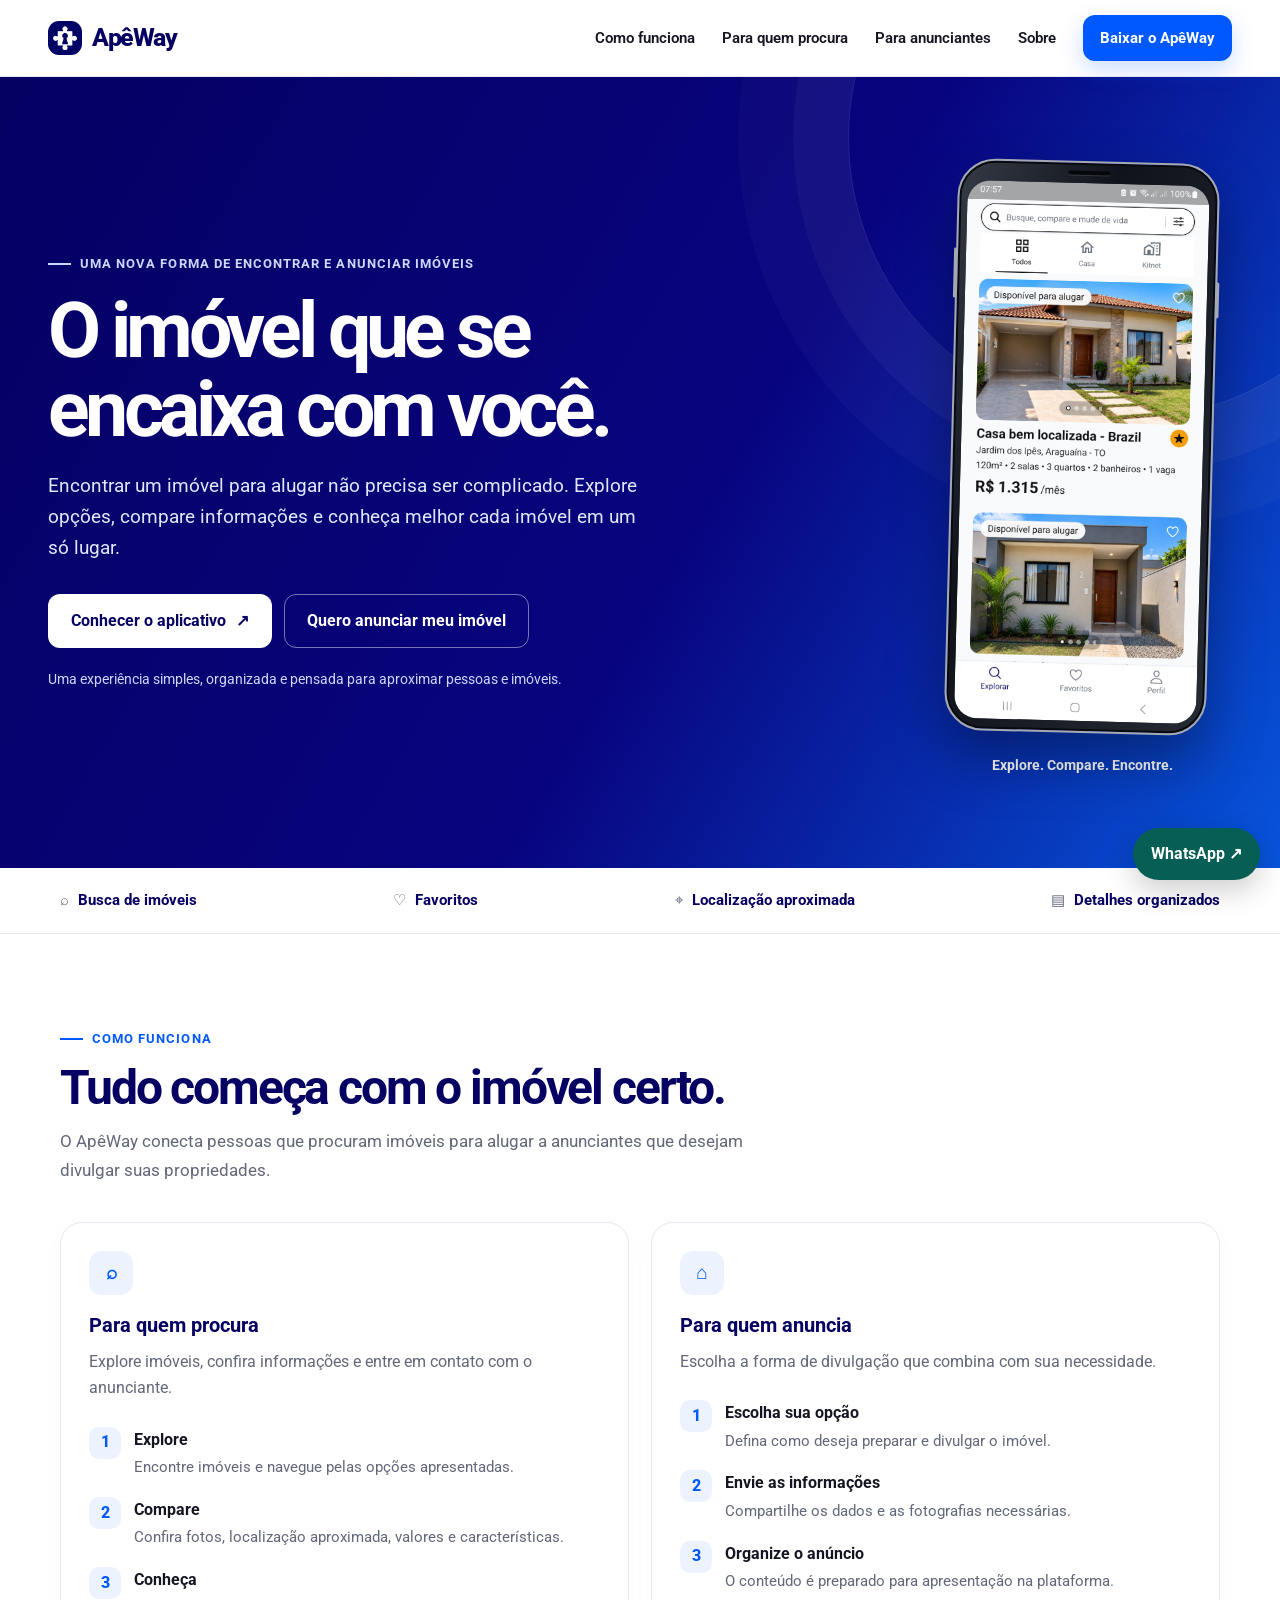
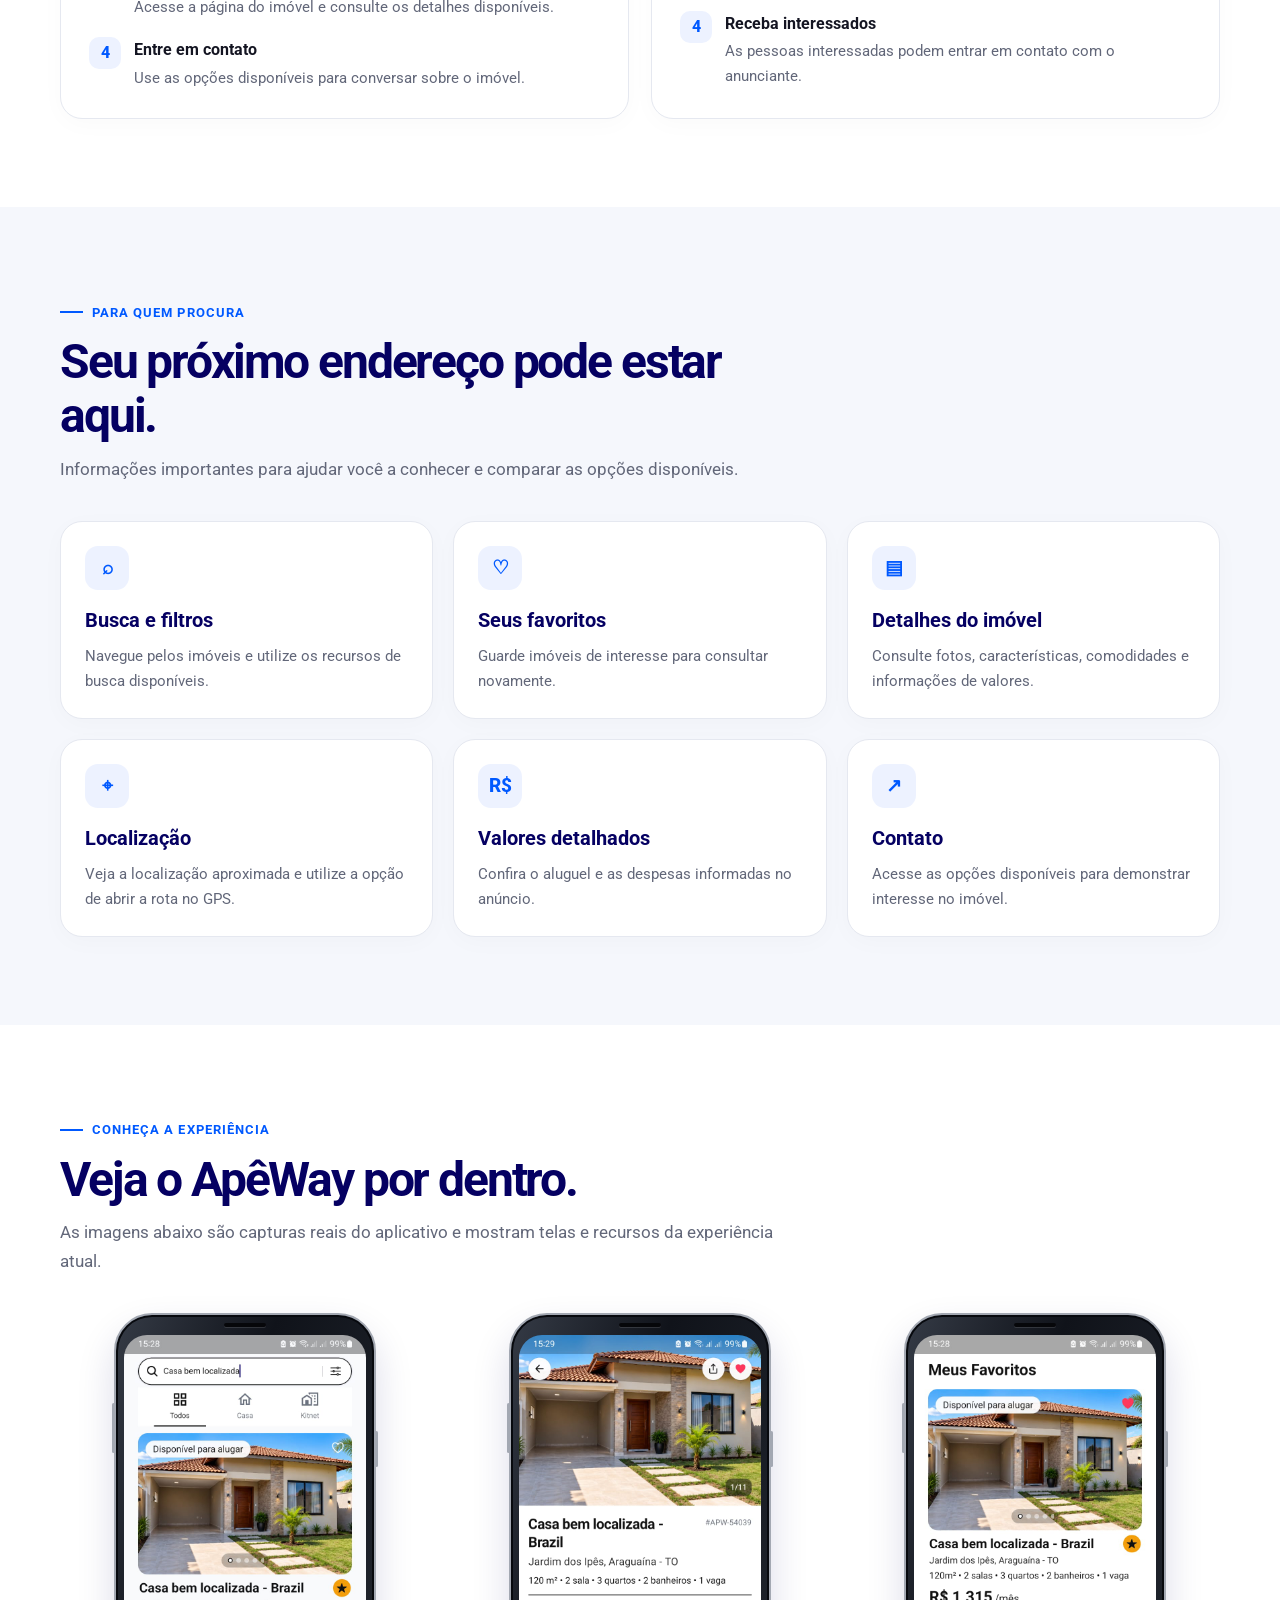
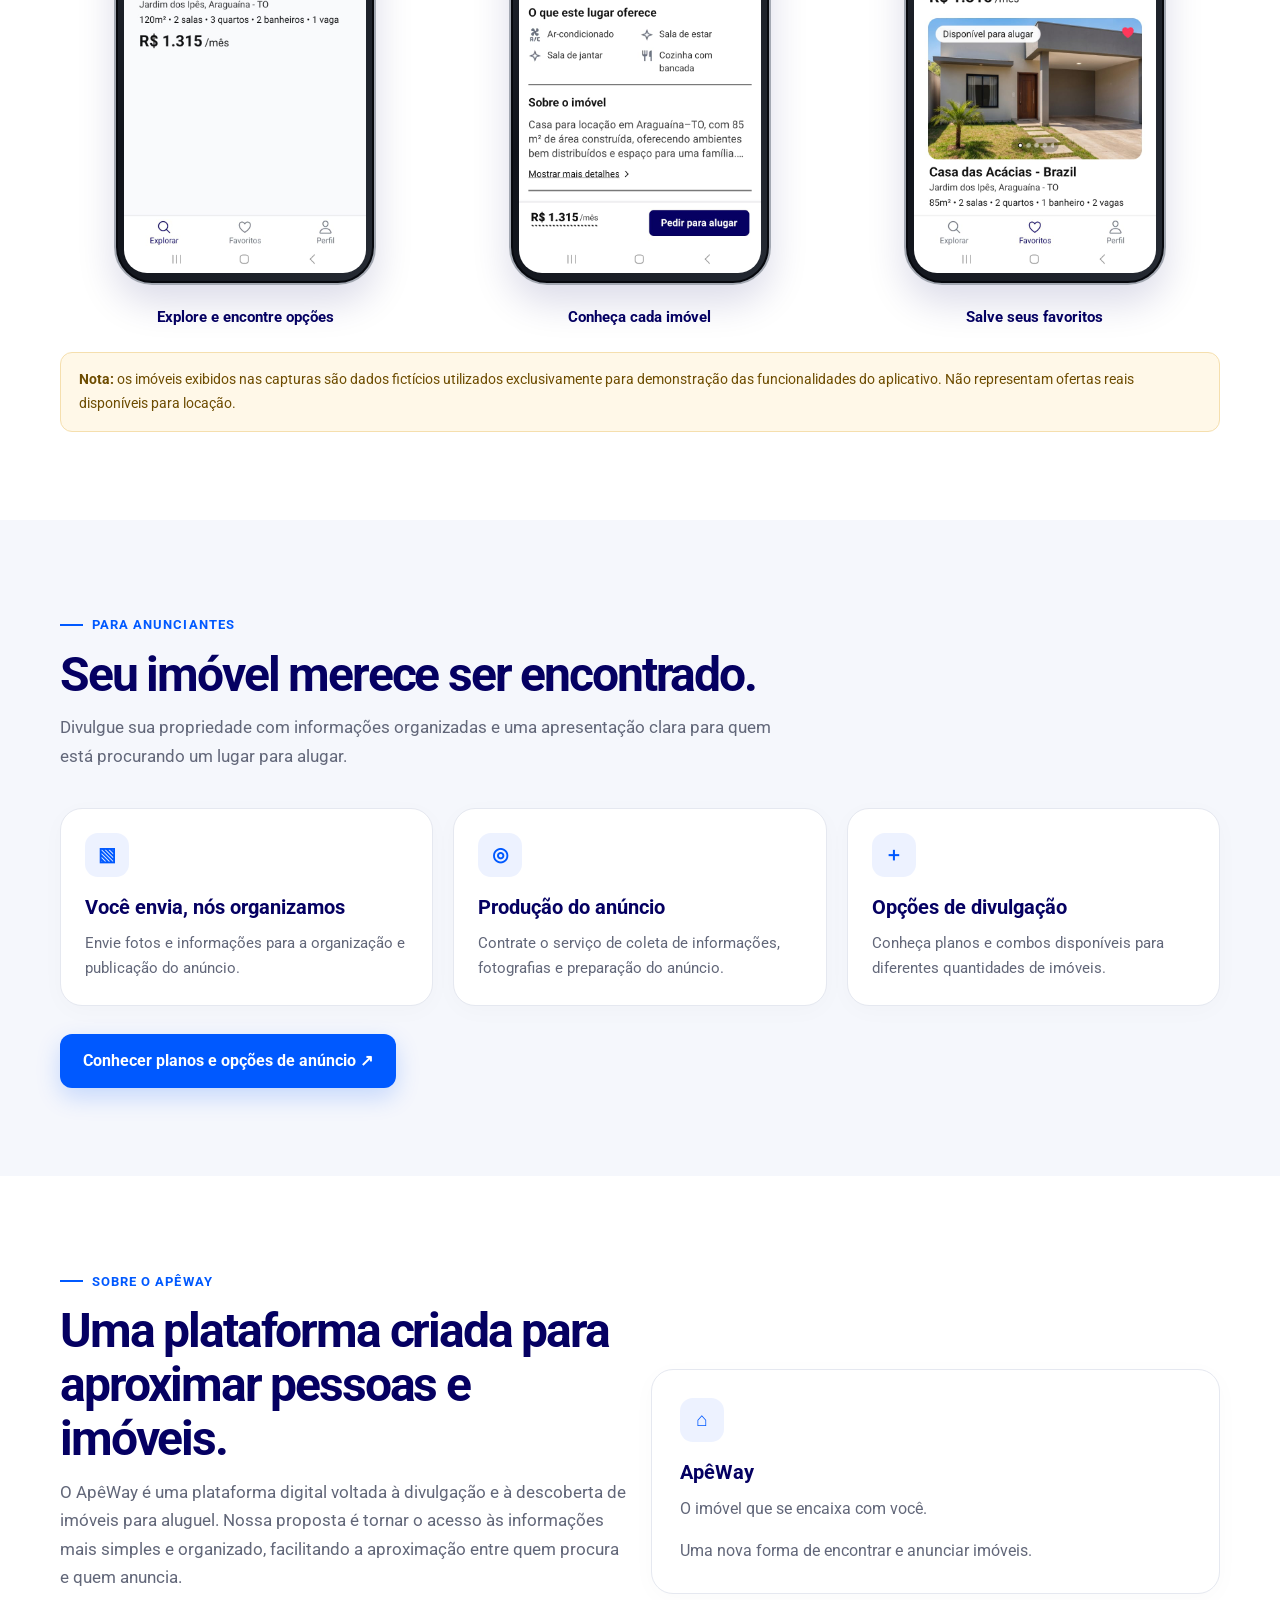
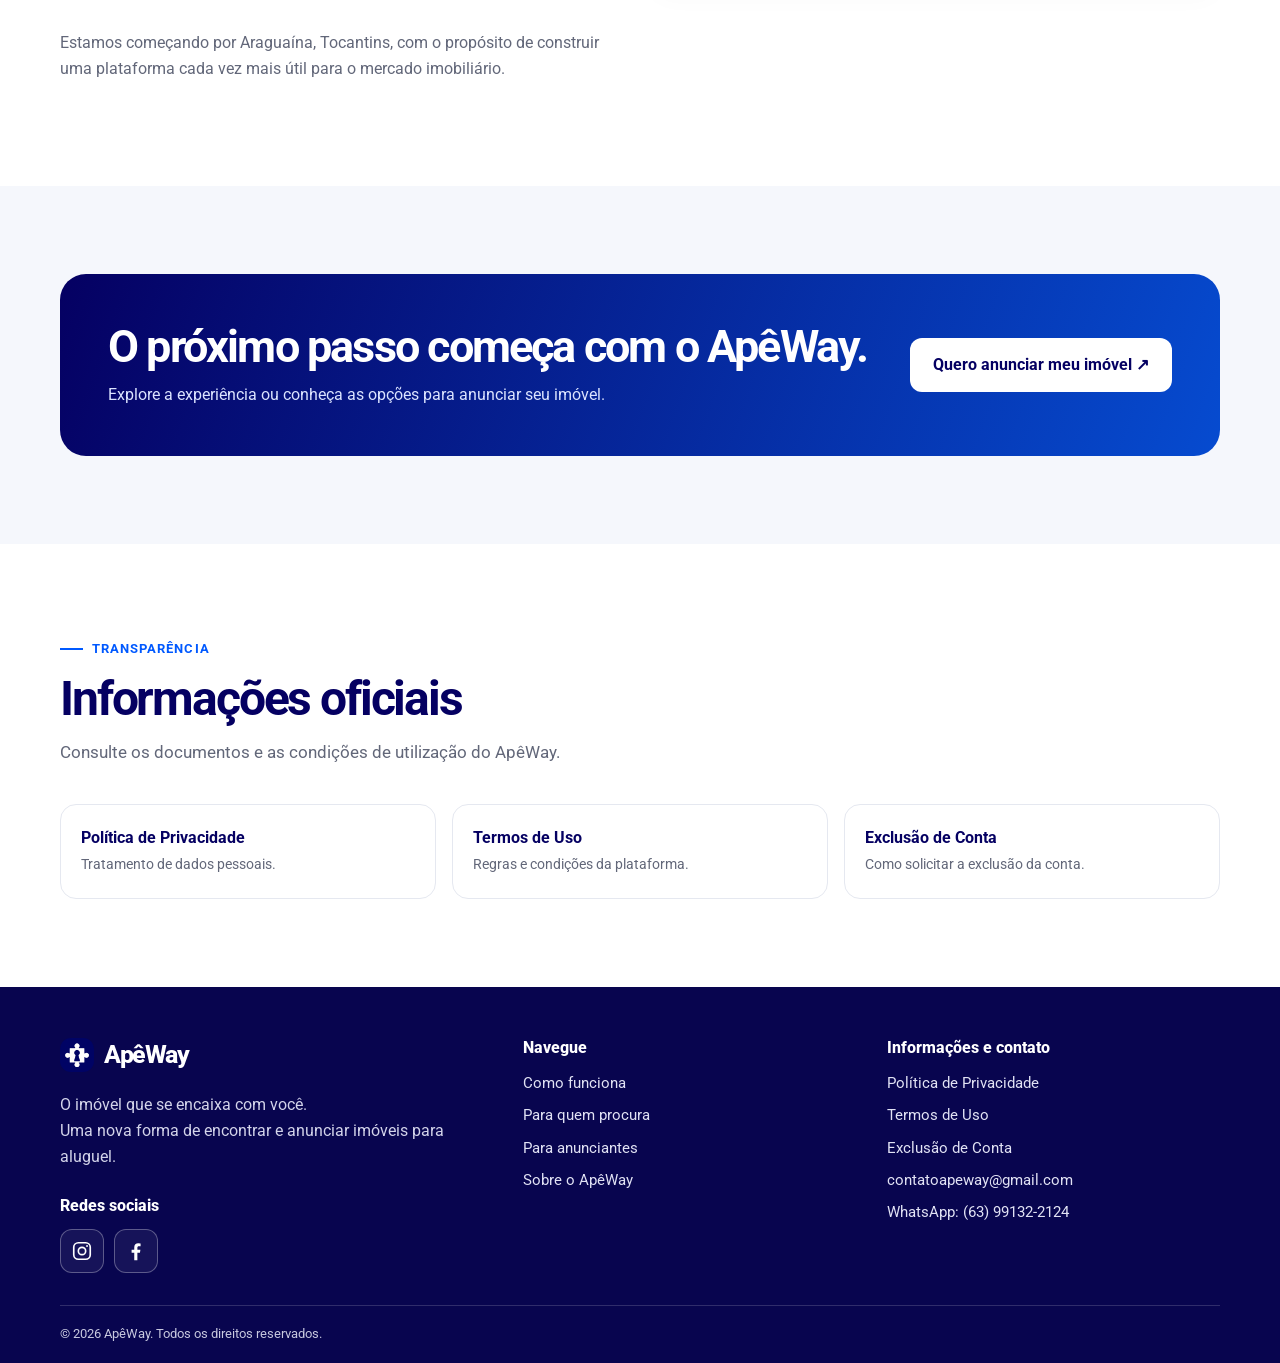
<file: index.html>
<!doctype html>
<html lang="pt-BR"><head>
<meta charset="utf-8"><meta name="viewport" content="width=device-width,initial-scale=1">
<title>ApêWay — O imóvel que se encaixa com você</title>
<meta name="description" content="Explore imóveis para alugar e conheça uma forma simples e organizada de anunciar com o ApêWay.">
<meta name="theme-color" content="#050062"><link rel="preconnect" href="https://fonts.googleapis.com"><link rel="preconnect" href="https://fonts.gstatic.com" crossorigin>
<link href="https://fonts.googleapis.com/css2?family=Roboto:wght@400;500;700;900&display=swap" rel="stylesheet"><link rel="stylesheet" href="assets/site.css">
<link rel="icon" type="image/png" sizes="512x512" href="assets/apeway-logo.png">
<link rel="apple-touch-icon" href="assets/apeway-logo.png">
</head><body>

<header class="site-header">
 <div class="container header-inner">
  <a class="brand" href="./" aria-label="ApêWay, página inicial"><img class="brand-logo" src="assets/apeway-logo.png" width="34" height="34" alt=""><span>ApêWay</span></a>
  <button class="menu-toggle" type="button" aria-label="Abrir menu" aria-expanded="false">☰</button>
  <nav class="nav" aria-label="Navegação principal">
   <a href="#como-funciona">Como funciona</a>
   <a href="#para-quem-procura">Para quem procura</a>
   <a href="para-anunciantes/">Para anunciantes</a>
   <a href="#sobre">Sobre</a>
   <a class="btn btn-primary" href="https://play.google.com/store/apps/details?id=br.com.apeway.app" target="_blank" rel="noopener">Baixar o ApêWay</a>
  </nav>
 </div>
</header>
<main>
<section class="hero"><div class="container hero-grid">
 <div><span class="eyebrow">Uma nova forma de encontrar e anunciar imóveis</span>
  <h1>O imóvel que se encaixa com você.</h1>
  <p>Encontrar um imóvel para alugar não precisa ser complicado. Explore opções, compare informações e conheça melhor cada imóvel em um só lugar.</p>
  <div class="hero-actions"><a class="btn btn-white" href="#experiencia">Conhecer o aplicativo <span>↗</span></a><a class="btn btn-outline" href="para-anunciantes/">Quero anunciar meu imóvel</a></div>
  <div class="hero-note">Uma experiência simples, organizada e pensada para aproximar pessoas e imóveis.</div>
 </div>
 <figure class="advertiser-preview">
  <div class="phone-device">
   <span class="phone-speaker" aria-hidden="true"></span>
   <div class="phone-display"><img src="assets/app-explorar.jpeg" width="720" height="1600" alt="Captura real da tela Explorar do aplicativo ApêWay" fetchpriority="high"></div>
  </div>
  <figcaption>Explore. Compare. Encontre.</figcaption>
 </figure>
</div></section>
<div class="trust-strip"><div class="container trust-inner"><span>⌕ <b>Busca de imóveis</b></span><span>♡ <b>Favoritos</b></span><span>⌖ <b>Localização aproximada</b></span><span>▤ <b>Detalhes organizados</b></span></div></div>
<section class="section" id="como-funciona"><div class="container">
 <div class="section-head"><span class="eyebrow">Como funciona</span><h2>Tudo começa com o imóvel certo.</h2><p>O ApêWay conecta pessoas que procuram imóveis para alugar a anunciantes que desejam divulgar suas propriedades.</p></div>
 <div class="grid-2">
  <article class="panel"><div class="feature-icon">⌕</div><h3>Para quem procura</h3><p>Explore imóveis, confira informações e entre em contato com o anunciante.</p>
   <div class="steps"><div class="step"><span class="step-num">1</span><div><strong>Explore</strong><p>Encontre imóveis e navegue pelas opções apresentadas.</p></div></div><div class="step"><span class="step-num">2</span><div><strong>Compare</strong><p>Confira fotos, localização aproximada, valores e características.</p></div></div><div class="step"><span class="step-num">3</span><div><strong>Conheça</strong><p>Acesse a página do imóvel e consulte os detalhes disponíveis.</p></div></div><div class="step"><span class="step-num">4</span><div><strong>Entre em contato</strong><p>Use as opções disponíveis para conversar sobre o imóvel.</p></div></div></div>
  </article>
  <article class="panel"><div class="feature-icon">⌂</div><h3>Para quem anuncia</h3><p>Escolha a forma de divulgação que combina com sua necessidade.</p>
   <div class="steps"><div class="step"><span class="step-num">1</span><div><strong>Escolha sua opção</strong><p>Defina como deseja preparar e divulgar o imóvel.</p></div></div><div class="step"><span class="step-num">2</span><div><strong>Envie as informações</strong><p>Compartilhe os dados e as fotografias necessárias.</p></div></div><div class="step"><span class="step-num">3</span><div><strong>Organize o anúncio</strong><p>O conteúdo é preparado para apresentação na plataforma.</p></div></div><div class="step"><span class="step-num">4</span><div><strong>Receba interessados</strong><p>As pessoas interessadas podem entrar em contato com o anunciante.</p></div></div></div>
  </article>
 </div>
</div></section>
<section class="section soft" id="para-quem-procura"><div class="container">
 <div class="section-head"><span class="eyebrow">Para quem procura</span><h2>Seu próximo endereço pode estar aqui.</h2><p>Informações importantes para ajudar você a conhecer e comparar as opções disponíveis.</p></div>
 <div class="grid-3">
  <article class="feature"><div class="feature-icon">⌕</div><h3>Busca e filtros</h3><p>Navegue pelos imóveis e utilize os recursos de busca disponíveis.</p></article>
  <article class="feature"><div class="feature-icon">♡</div><h3>Seus favoritos</h3><p>Guarde imóveis de interesse para consultar novamente.</p></article>
  <article class="feature"><div class="feature-icon">▤</div><h3>Detalhes do imóvel</h3><p>Consulte fotos, características, comodidades e informações de valores.</p></article>
  <article class="feature"><div class="feature-icon">⌖</div><h3>Localização</h3><p>Veja a localização aproximada e utilize a opção de abrir a rota no GPS.</p></article>
  <article class="feature"><div class="feature-icon">R$</div><h3>Valores detalhados</h3><p>Confira o aluguel e as despesas informadas no anúncio.</p></article>
  <article class="feature"><div class="feature-icon">↗</div><h3>Contato</h3><p>Acesse as opções disponíveis para demonstrar interesse no imóvel.</p></article>
 </div>
</div></section>
<section class="section" id="experiencia"><div class="container">
 <div class="section-head"><span class="eyebrow">Conheça a experiência</span><h2>Veja o ApêWay por dentro.</h2><p>As imagens abaixo são capturas reais do aplicativo e mostram telas e recursos da experiência atual.</p></div>
 <div class="screen-grid phone-gallery">
  <figure class="gallery-phone"><div class="phone-device"><span class="phone-speaker" aria-hidden="true"></span><div class="phone-display"><img src="assets/demo-explorar.jpeg" width="720" height="1600" loading="lazy" alt="Tela de busca e listagem de imóveis no ApêWay"></div></div><figcaption>Explore e encontre opções</figcaption></figure>
  <figure class="gallery-phone"><div class="phone-device"><span class="phone-speaker" aria-hidden="true"></span><div class="phone-display"><img src="assets/demo-detalhes.jpeg" width="720" height="1600" loading="lazy" alt="Página de um imóvel no aplicativo ApêWay"></div></div><figcaption>Conheça cada imóvel</figcaption></figure>
  <figure class="gallery-phone"><div class="phone-device"><span class="phone-speaker" aria-hidden="true"></span><div class="phone-display"><img src="assets/demo-favoritos.jpeg" width="720" height="1600" loading="lazy" alt="Tela de imóveis favoritos no ApêWay"></div></div><figcaption>Salve seus favoritos</figcaption></figure>
 </div>
 <div class="demo-warning"><strong>Nota:</strong> os imóveis exibidos nas capturas são dados fictícios utilizados exclusivamente para demonstração das funcionalidades do aplicativo. Não representam ofertas reais disponíveis para locação.</div>
</div></section>
<section class="section soft"><div class="container">
 <div class="section-head"><span class="eyebrow">Para anunciantes</span><h2>Seu imóvel merece ser encontrado.</h2><p>Divulgue sua propriedade com informações organizadas e uma apresentação clara para quem está procurando um lugar para alugar.</p></div>
 <div class="grid-3">
  <article class="feature"><div class="feature-icon">▧</div><h3>Você envia, nós organizamos</h3><p>Envie fotos e informações para a organização e publicação do anúncio.</p></article>
  <article class="feature"><div class="feature-icon">◎</div><h3>Produção do anúncio</h3><p>Contrate o serviço de coleta de informações, fotografias e preparação do anúncio.</p></article>
  <article class="feature"><div class="feature-icon">＋</div><h3>Opções de divulgação</h3><p>Conheça planos e combos disponíveis para diferentes quantidades de imóveis.</p></article>
 </div>
 <div style="margin-top:28px"><a class="btn btn-primary" href="para-anunciantes/">Conhecer planos e opções de anúncio ↗</a></div>
</div></section>
<section class="section" id="sobre"><div class="container grid-2" style="align-items:center">
 <div><span class="eyebrow">Sobre o ApêWay</span><div class="section-head"><h2>Uma plataforma criada para aproximar pessoas e imóveis.</h2><p>O ApêWay é uma plataforma digital voltada à divulgação e à descoberta de imóveis para aluguel. Nossa proposta é tornar o acesso às informações mais simples e organizado, facilitando a aproximação entre quem procura e quem anuncia.</p></div><p style="color:var(--muted)">Estamos começando por Araguaína, Tocantins, com o propósito de construir uma plataforma cada vez mais útil para o mercado imobiliário.</p></div>
 <div class="panel"><div class="feature-icon">⌂</div><h3>ApêWay</h3><p>O imóvel que se encaixa com você.</p><p style="margin-top:16px">Uma nova forma de encontrar e anunciar imóveis.</p></div>
</div></section>
<section class="section soft"><div class="container">
 <div class="cta-band"><div><h2>O próximo passo começa com o ApêWay.</h2><p>Explore a experiência ou conheça as opções para anunciar seu imóvel.</p></div><a class="btn btn-white" href="para-anunciantes/">Quero anunciar meu imóvel ↗</a></div>
</div></section>
<section class="section"><div class="container"><div class="section-head"><span class="eyebrow">Transparência</span><h2>Informações oficiais</h2><p>Consulte os documentos e as condições de utilização do ApêWay.</p></div>
 <div class="legal-grid"><a class="legal-link" href="privacidade.html"><b>Política de Privacidade</b><span>Tratamento de dados pessoais.</span></a><a class="legal-link" href="termos.html"><b>Termos de Uso</b><span>Regras e condições da plataforma.</span></a><a class="legal-link" href="exclusao-de-conta.html"><b>Exclusão de Conta</b><span>Como solicitar a exclusão da conta.</span></a></div>
</div></section>
</main>

<footer><div class="container">
 <div class="footer-grid">
  <div class="footer-brand"><a class="brand" href="./" style="color:#fff"><img class="brand-logo" src="assets/apeway-logo.png" width="34" height="34" alt=""><span>ApêWay</span></a>
   <p>O imóvel que se encaixa com você.<br>Uma nova forma de encontrar e anunciar imóveis para aluguel.</p>

   <div class="footer-social">
    <div class="footer-title">Redes sociais</div>
    <div class="social-links">
     <a href="https://www.instagram.com/apewaybr" target="_blank" rel="noopener noreferrer" aria-label="Instagram do ApêWay (abre em nova aba)">
      <svg viewBox="0 0 24 24" width="22" height="22" fill="none" stroke="currentColor" stroke-width="1.8" aria-hidden="true" focusable="false"><rect x="3" y="3" width="18" height="18" rx="5"/><circle cx="12" cy="12" r="4"/><circle cx="17.5" cy="6.5" r="1" fill="currentColor" stroke="none"/></svg>
     </a>
     <a href="https://www.facebook.com/share/1Hi78SnCVA/" target="_blank" rel="noopener noreferrer" aria-label="Facebook do ApêWay (abre em nova aba)">
      <svg viewBox="0 0 24 24" width="22" height="22" fill="currentColor" aria-hidden="true" focusable="false"><path d="M13.5 22v-8h2.8l.5-3.4h-3.3V8.4c0-1 .3-1.7 1.7-1.7H17v-3a23 23 0 0 0-2.6-.2c-2.6 0-4.3 1.6-4.3 4.5v2.6H7.2V14h2.9v8z"/></svg>
     </a>
    </div>
   </div>
  </div>
  <div><div class="footer-title">Navegue</div><div class="footer-links">
   <a href="#como-funciona">Como funciona</a><a href="#para-quem-procura">Para quem procura</a><a href="para-anunciantes/">Para anunciantes</a><a href="#sobre">Sobre o ApêWay</a>
  </div></div>
  <div><div class="footer-title">Informações e contato</div><div class="footer-links">
   <a href="privacidade.html">Política de Privacidade</a><a href="termos.html">Termos de Uso</a><a href="exclusao-de-conta.html">Exclusão de Conta</a>
   <a href="mailto:contatoapeway@gmail.com">contatoapeway@gmail.com</a><a href="https://wa.me/5563991322124" target="_blank" rel="noopener">WhatsApp: (63) 99132-2124</a>
  </div></div>
 </div><div class="copyright">© <span data-year>2026</span> ApêWay. Todos os direitos reservados.</div>
</div></footer>
<a class="floating-wa" href="https://wa.me/5563991322124?text=Ol%C3%A1%2C%20Ap%C3%AAWay%21%20Gostaria%20de%20tirar%20uma%20d%C3%BAvida." target="_blank" rel="noopener" aria-label="Falar com o ApêWay pelo WhatsApp">WhatsApp ↗</a>
<script src="assets/site.js" defer></script>
</body></html>
</file>
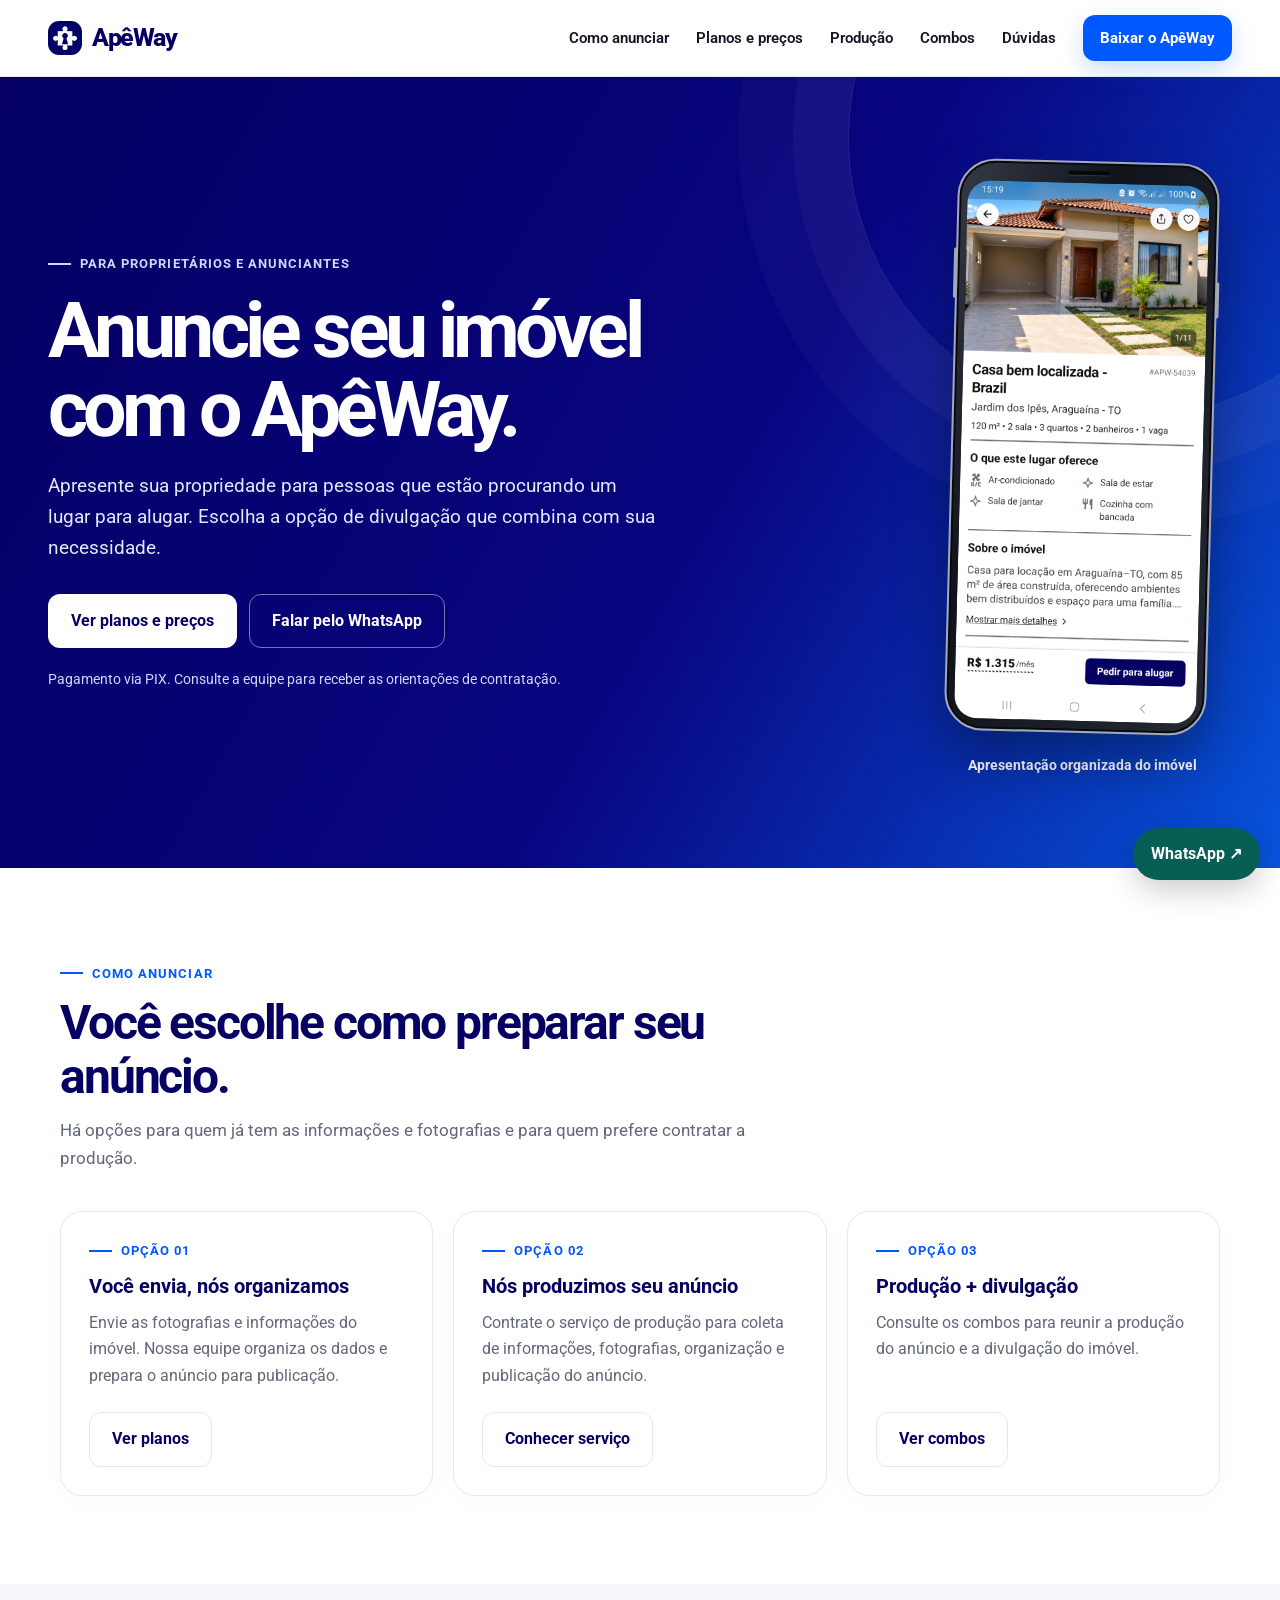
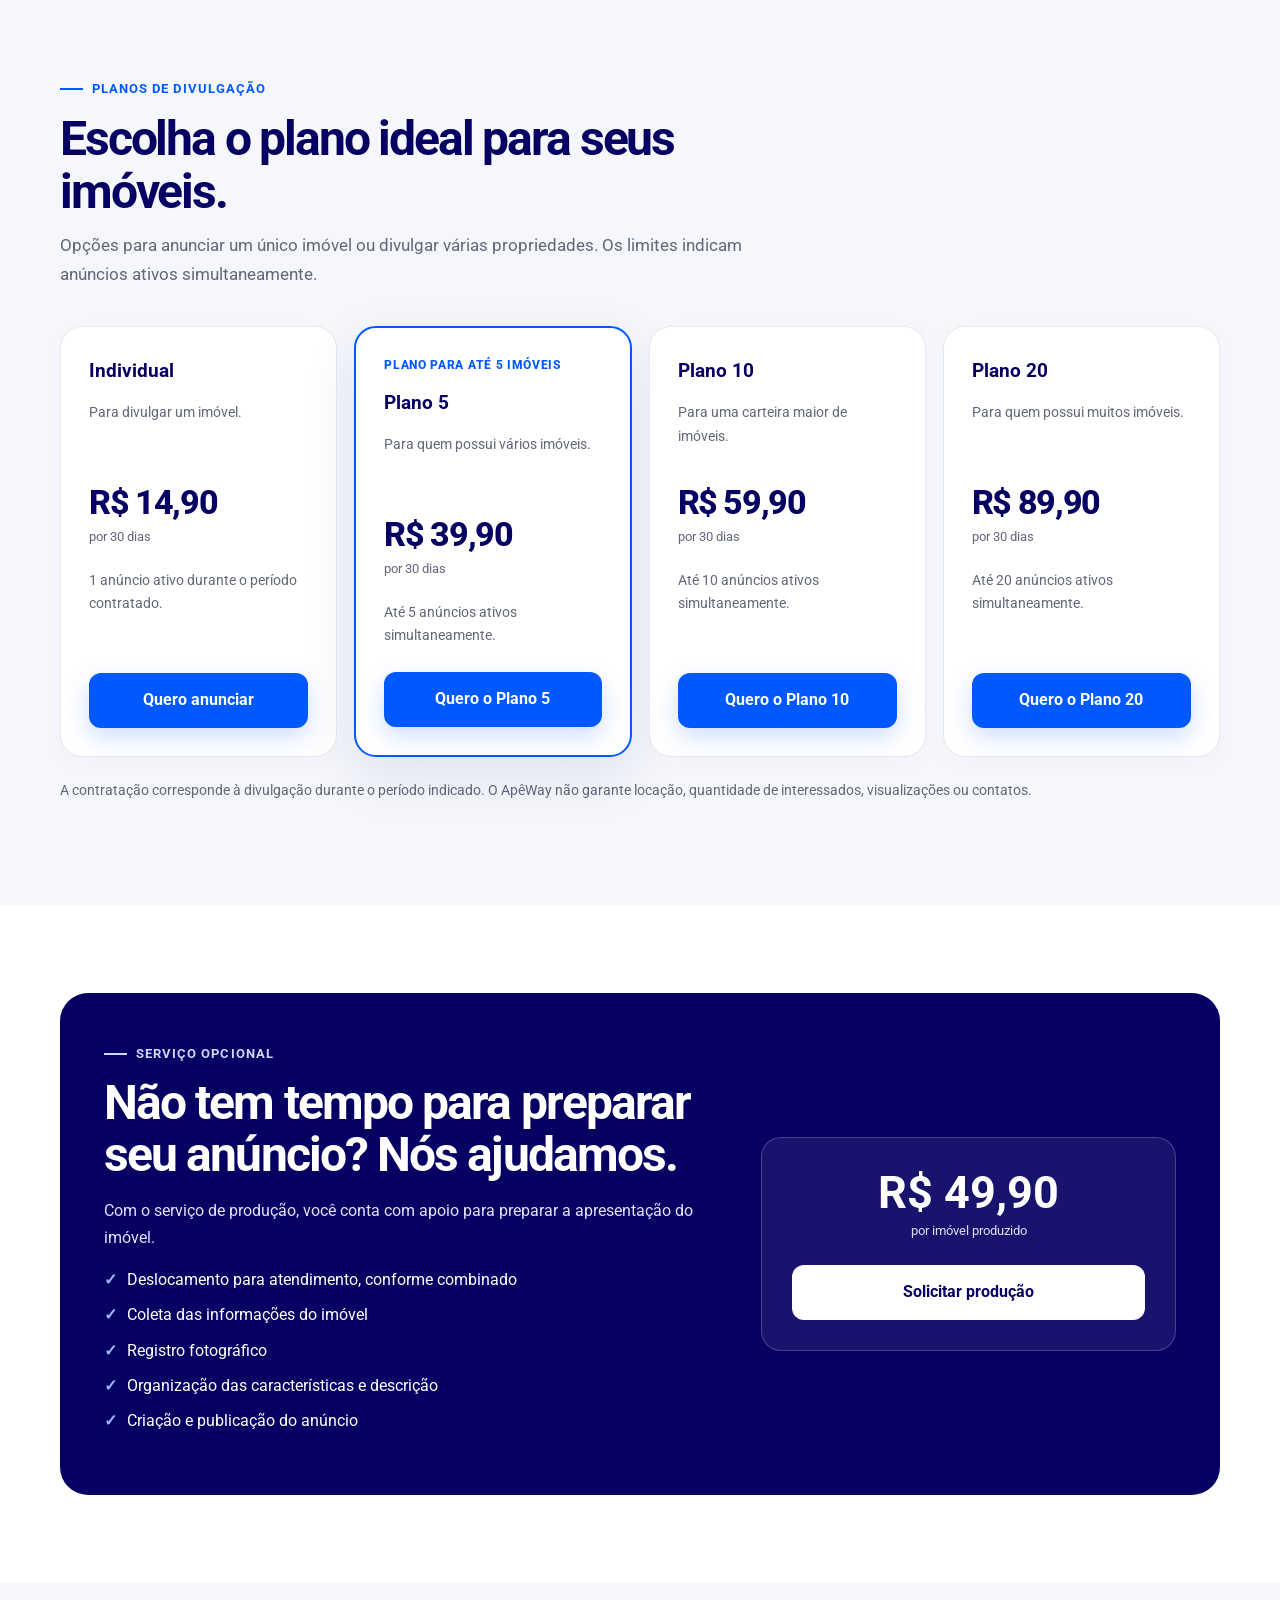
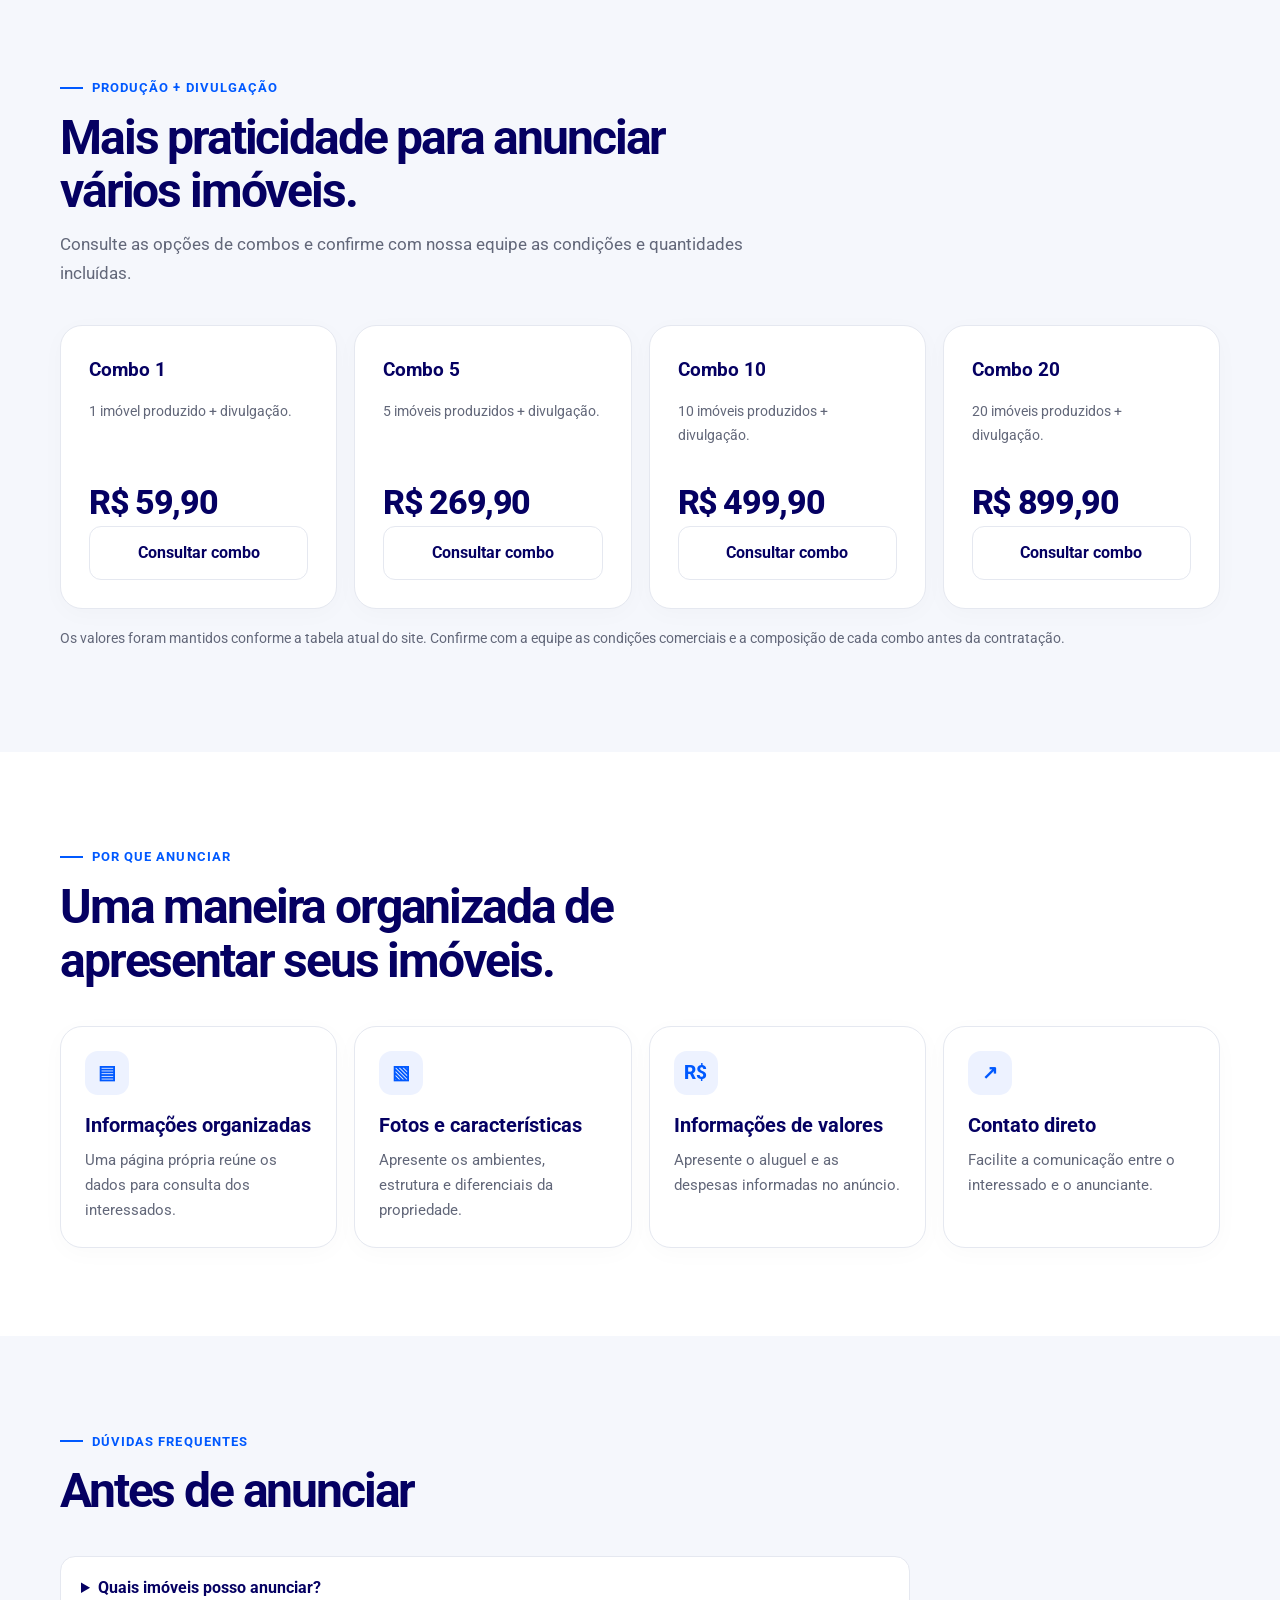
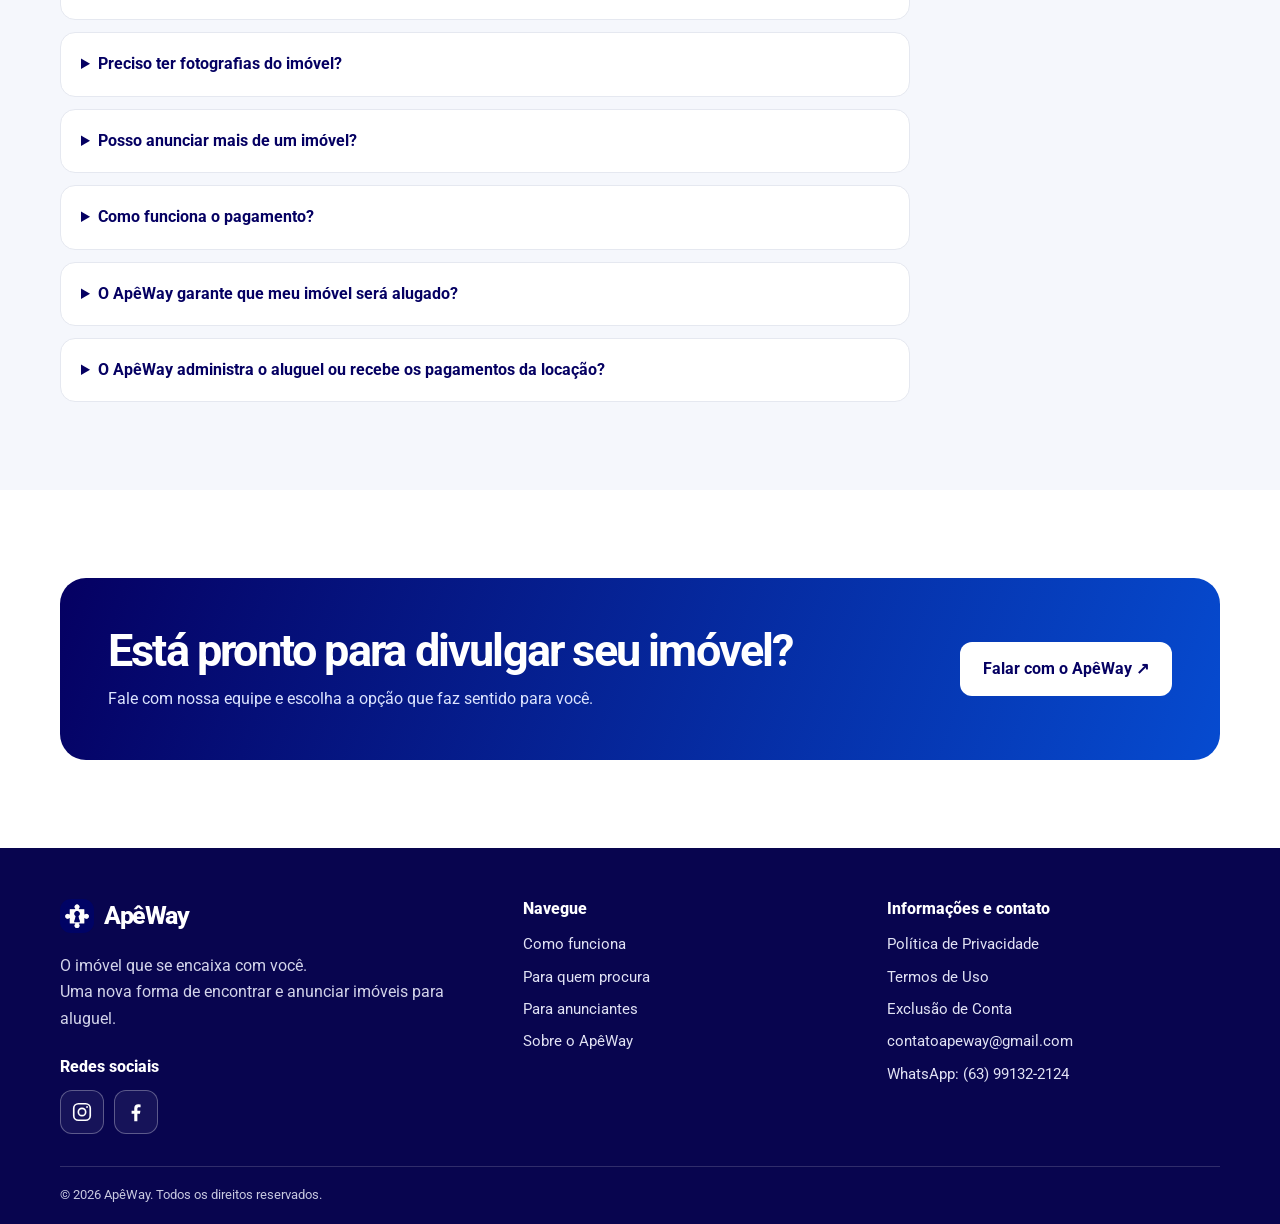
<file: para-anunciantes/index.html>
<!doctype html>
<html lang="pt-BR"><head>
<meta charset="utf-8"><meta name="viewport" content="width=device-width,initial-scale=1">
<title>Para anunciantes — ApêWay</title><meta name="description" content="Conheça os planos, preços e serviços para anunciar imóveis para aluguel no ApêWay.">
<meta name="theme-color" content="#050062"><link rel="preconnect" href="https://fonts.googleapis.com"><link rel="preconnect" href="https://fonts.gstatic.com" crossorigin>
<link href="https://fonts.googleapis.com/css2?family=Roboto:wght@400;500;700;900&display=swap" rel="stylesheet"><link rel="stylesheet" href="../assets/site.css">
<link rel="icon" type="image/png" sizes="512x512" href="../assets/apeway-logo.png">
<link rel="apple-touch-icon" href="../assets/apeway-logo.png">
</head><body>

<header class="site-header">
 <div class="container header-inner">
  <a class="brand" href="../" aria-label="ApêWay, página inicial"><img class="brand-logo" src="../assets/apeway-logo.png" width="34" height="34" alt=""><span>ApêWay</span></a>
  <button class="menu-toggle" type="button" aria-label="Abrir menu" aria-expanded="false">☰</button>
  <nav class="nav" aria-label="Navegação principal">
   <a href="#como-anunciar">Como anunciar</a>
   <a href="#planos">Planos e preços</a>
   <a href="#producao">Produção</a>
   <a href="#combos">Combos</a>
   <a href="#duvidas">Dúvidas</a>
   <a class="btn btn-primary" href="https://play.google.com/store/apps/details?id=br.com.apeway.app" target="_blank" rel="noopener">Baixar o ApêWay</a>
  </nav>
 </div>
</header>
<main>
<section class="hero"><div class="container hero-grid">
 <div><span class="eyebrow">Para proprietários e anunciantes</span><h1>Anuncie seu imóvel com o ApêWay.</h1>
 <p>Apresente sua propriedade para pessoas que estão procurando um lugar para alugar. Escolha a opção de divulgação que combina com sua necessidade.</p>
 <div class="hero-actions"><a class="btn btn-white" href="#planos">Ver planos e preços</a><a class="btn btn-outline" href="https://wa.me/5563991322124?text=Ol%C3%A1%2C%20Ap%C3%AAWay%21%20Quero%20saber%20como%20anunciar%20meu%20im%C3%B3vel." target="_blank" rel="noopener">Falar pelo WhatsApp</a></div>
 <div class="hero-note">Pagamento via PIX. Consulte a equipe para receber as orientações de contratação.</div>
 </div><figure class="advertiser-preview">
  <div class="phone-device">
   <span class="phone-speaker" aria-hidden="true"></span>
   <div class="phone-display"><img src="../assets/app-anuncio-real.jpeg" width="720" height="1600" alt="Tela do ApêWay com fotos, características, descrição e botão de interesse de um imóvel de demonstração" fetchpriority="high"></div>
  </div>
  <figcaption>Apresentação organizada do imóvel</figcaption>
 </figure>
</div></section>
<section class="section" id="como-anunciar"><div class="container">
 <div class="section-head"><span class="eyebrow">Como anunciar</span><h2>Você escolhe como preparar seu anúncio.</h2><p>Há opções para quem já tem as informações e fotografias e para quem prefere contratar a produção.</p></div>
 <div class="grid-3">
  <article class="choice"><span class="eyebrow">Opção 01</span><h3>Você envia, nós organizamos</h3><p>Envie as fotografias e informações do imóvel. Nossa equipe organiza os dados e prepara o anúncio para publicação.</p><a class="btn btn-line" href="#planos">Ver planos</a></article>
  <article class="choice"><span class="eyebrow">Opção 02</span><h3>Nós produzimos seu anúncio</h3><p>Contrate o serviço de produção para coleta de informações, fotografias, organização e publicação do anúncio.</p><a class="btn btn-line" href="#producao">Conhecer serviço</a></article>
  <article class="choice"><span class="eyebrow">Opção 03</span><h3>Produção + divulgação</h3><p>Consulte os combos para reunir a produção do anúncio e a divulgação do imóvel.</p><a class="btn btn-line" href="#combos">Ver combos</a></article>
 </div>
</div></section>
<section class="section pricing-area" id="planos"><div class="container">
 <div class="section-head"><span class="eyebrow">Planos de divulgação</span><h2>Escolha o plano ideal para seus imóveis.</h2><p>Opções para anunciar um único imóvel ou divulgar várias propriedades. Os limites indicam anúncios ativos simultaneamente.</p></div>
 <div class="grid-4">
  <article class="price-card"><h3>Individual</h3><p class="sub">Para divulgar um imóvel.</p><div class="price">R$ 14,90</div><div class="period">por 30 dias</div><p class="detail">1 anúncio ativo durante o período contratado.</p><a class="btn btn-primary" href="https://wa.me/5563991322124?text=Ol%C3%A1%2C%20Ap%C3%AAWay%21%20Tenho%20interesse%20no%20Plano%20Individual%20de%20R%24%2014%2C90%20por%2030%20dias.%20Gostaria%20de%20receber%20as%20orienta%C3%A7%C3%B5es%20para%20contratar%20via%20PIX. " target="_blank" rel="noopener">Quero anunciar</a></article>
  <article class="price-card highlight"><div class="ribbon">PLANO PARA ATÉ 5 IMÓVEIS</div><h3>Plano 5</h3><p class="sub">Para quem possui vários imóveis.</p><div class="price">R$ 39,90</div><div class="period">por 30 dias</div><p class="detail">Até 5 anúncios ativos simultaneamente.</p><a class="btn btn-primary" href="https://wa.me/5563991322124?text=Ol%C3%A1%2C%20Ap%C3%AAWay%21%20Tenho%20interesse%20no%20Plano%205%20de%20R%24%2039%2C90%20por%2030%20dias.%20Gostaria%20de%20receber%20as%20orienta%C3%A7%C3%B5es%20para%20contratar%20via%20PIX. " target="_blank" rel="noopener">Quero o Plano 5</a></article>
  <article class="price-card"><h3>Plano 10</h3><p class="sub">Para uma carteira maior de imóveis.</p><div class="price">R$ 59,90</div><div class="period">por 30 dias</div><p class="detail">Até 10 anúncios ativos simultaneamente.</p><a class="btn btn-primary" href="https://wa.me/5563991322124?text=Ol%C3%A1%2C%20Ap%C3%AAWay%21%20Tenho%20interesse%20no%20Plano%2010%20de%20R%24%2059%2C90%20por%2030%20dias.%20Gostaria%20de%20receber%20as%20orienta%C3%A7%C3%B5es%20para%20contratar%20via%20PIX. " target="_blank" rel="noopener">Quero o Plano 10</a></article>
  <article class="price-card"><h3>Plano 20</h3><p class="sub">Para quem possui muitos imóveis.</p><div class="price">R$ 89,90</div><div class="period">por 30 dias</div><p class="detail">Até 20 anúncios ativos simultaneamente.</p><a class="btn btn-primary" href="https://wa.me/5563991322124?text=Ol%C3%A1%2C%20Ap%C3%AAWay%21%20Tenho%20interesse%20no%20Plano%2020%20de%20R%24%2089%2C90%20por%2030%20dias.%20Gostaria%20de%20receber%20as%20orienta%C3%A7%C3%B5es%20para%20contratar%20via%20PIX. " target="_blank" rel="noopener">Quero o Plano 20</a></article>
 </div>
 <p class="price-footnote">A contratação corresponde à divulgação durante o período indicado. O ApêWay não garante locação, quantidade de interessados, visualizações ou contatos.</p>
</div></section>
<section class="section" id="producao"><div class="container">
 <div class="service-box"><div><span class="eyebrow" style="color:#cbd8ff">Serviço opcional</span><h2>Não tem tempo para preparar seu anúncio? Nós ajudamos.</h2><p>Com o serviço de produção, você conta com apoio para preparar a apresentação do imóvel.</p>
 <ul><li>Deslocamento para atendimento, conforme combinado</li><li>Coleta das informações do imóvel</li><li>Registro fotográfico</li><li>Organização das características e descrição</li><li>Criação e publicação do anúncio</li></ul></div>
 <div class="service-price"><strong>R$ 49,90</strong><small>por imóvel produzido</small><a class="btn btn-white" href="https://wa.me/5563991322124?text=Ol%C3%A1%2C%20Ap%C3%AAWay%21%20Tenho%20interesse%20no%20servi%C3%A7o%20de%20produ%C3%A7%C3%A3o%20de%20an%C3%BAncio%20de%20R%24%2049%2C90%20por%20im%C3%B3vel.%20Gostaria%20de%20saber%20como%20funciona%20e%20combinar%20o%20atendimento. " target="_blank" rel="noopener">Solicitar produção</a></div></div>
</div></section>
<section class="section soft" id="combos"><div class="container">
 <div class="section-head"><span class="eyebrow">Produção + divulgação</span><h2>Mais praticidade para anunciar vários imóveis.</h2><p>Consulte as opções de combos e confirme com nossa equipe as condições e quantidades incluídas.</p></div>
 <div class="grid-4">
  <article class="price-card"><h3>Combo 1</h3><p class="sub">1 imóvel produzido + divulgação.</p><div class="price">R$ 59,90</div><a class="btn btn-line" href="https://wa.me/5563991322124?text=Ol%C3%A1%2C%20Ap%C3%AAWay%21%20Quero%20informa%C3%A7%C3%B5es%20sobre%20o%20Combo%201%20de%20R%24%2059%2C90. " target="_blank" rel="noopener">Consultar combo</a></article>
  <article class="price-card"><h3>Combo 5</h3><p class="sub">5 imóveis produzidos + divulgação.</p><div class="price">R$ 269,90</div><a class="btn btn-line" href="https://wa.me/5563991322124?text=Ol%C3%A1%2C%20Ap%C3%AAWay%21%20Quero%20informa%C3%A7%C3%B5es%20sobre%20o%20Combo%205%20de%20R%24%20269%2C90. " target="_blank" rel="noopener">Consultar combo</a></article>
  <article class="price-card"><h3>Combo 10</h3><p class="sub">10 imóveis produzidos + divulgação.</p><div class="price">R$ 499,90</div><a class="btn btn-line" href="https://wa.me/5563991322124?text=Ol%C3%A1%2C%20Ap%C3%AAWay%21%20Quero%20informa%C3%A7%C3%B5es%20sobre%20o%20Combo%2010%20de%20R%24%20499%2C90. " target="_blank" rel="noopener">Consultar combo</a></article>
  <article class="price-card"><h3>Combo 20</h3><p class="sub">20 imóveis produzidos + divulgação.</p><div class="price">R$ 899,90</div><a class="btn btn-line" href="https://wa.me/5563991322124?text=Ol%C3%A1%2C%20Ap%C3%AAWay%21%20Quero%20informa%C3%A7%C3%B5es%20sobre%20o%20Combo%2020%20de%20R%24%20899%2C90. " target="_blank" rel="noopener">Consultar combo</a></article>
 </div>
 <p class="combo-note">Os valores foram mantidos conforme a tabela atual do site. Confirme com a equipe as condições comerciais e a composição de cada combo antes da contratação.</p>
</div></section>
<section class="section"><div class="container">
 <div class="section-head"><span class="eyebrow">Por que anunciar</span><h2>Uma maneira organizada de apresentar seus imóveis.</h2></div>
 <div class="grid-4">
  <article class="feature"><div class="feature-icon">▤</div><h3>Informações organizadas</h3><p>Uma página própria reúne os dados para consulta dos interessados.</p></article>
  <article class="feature"><div class="feature-icon">▧</div><h3>Fotos e características</h3><p>Apresente os ambientes, estrutura e diferenciais da propriedade.</p></article>
  <article class="feature"><div class="feature-icon">R$</div><h3>Informações de valores</h3><p>Apresente o aluguel e as despesas informadas no anúncio.</p></article>
  <article class="feature"><div class="feature-icon">↗</div><h3>Contato direto</h3><p>Facilite a comunicação entre o interessado e o anunciante.</p></article>
 </div>
</div></section>
<section class="section soft" id="duvidas"><div class="container">
 <div class="section-head"><span class="eyebrow">Dúvidas frequentes</span><h2>Antes de anunciar</h2></div>
 <div class="faq">
  <details><summary>Quais imóveis posso anunciar?</summary><p>Nesta etapa, o ApêWay está focado na divulgação de imóveis para aluguel.</p></details>
  <details><summary>Preciso ter fotografias do imóvel?</summary><p>Não necessariamente. Você pode enviar suas próprias fotografias ou consultar o serviço de produção de anúncio.</p></details>
  <details><summary>Posso anunciar mais de um imóvel?</summary><p>Sim. Existem planos com diferentes limites de anúncios ativos simultaneamente.</p></details>
  <details><summary>Como funciona o pagamento?</summary><p>O pagamento é realizado via PIX. Entre em contato com a equipe para receber as orientações de contratação.</p></details>
  <details><summary>O ApêWay garante que meu imóvel será alugado?</summary><p>Não. O ApêWay oferece divulgação e apresentação de imóveis, mas não garante a concretização de uma locação.</p></details>
  <details><summary>O ApêWay administra o aluguel ou recebe os pagamentos da locação?</summary><p>Não. O serviço apresentado nesta página é de divulgação do imóvel. A negociação e a locação são tratadas diretamente entre as partes.</p></details>
 </div>
</div></section>
<section class="section"><div class="container"><div class="cta-band"><div><h2>Está pronto para divulgar seu imóvel?</h2><p>Fale com nossa equipe e escolha a opção que faz sentido para você.</p></div><a class="btn btn-white" href="https://wa.me/5563991322124?text=Ol%C3%A1%2C%20Ap%C3%AAWay%21%20Quero%20anunciar%20um%20im%C3%B3vel%20para%20aluguel. " target="_blank" rel="noopener">Falar com o ApêWay ↗</a></div></div></section>
</main>

<footer><div class="container">
 <div class="footer-grid">
  <div class="footer-brand"><a class="brand" href="../" style="color:#fff"><img class="brand-logo" src="../assets/apeway-logo.png" width="34" height="34" alt=""><span>ApêWay</span></a>
   <p>O imóvel que se encaixa com você.<br>Uma nova forma de encontrar e anunciar imóveis para aluguel.</p>

   <div class="footer-social">
    <div class="footer-title">Redes sociais</div>
    <div class="social-links">
     <a href="https://www.instagram.com/apewaybr" target="_blank" rel="noopener noreferrer" aria-label="Instagram do ApêWay (abre em nova aba)">
      <svg viewBox="0 0 24 24" width="22" height="22" fill="none" stroke="currentColor" stroke-width="1.8" aria-hidden="true" focusable="false"><rect x="3" y="3" width="18" height="18" rx="5"/><circle cx="12" cy="12" r="4"/><circle cx="17.5" cy="6.5" r="1" fill="currentColor" stroke="none"/></svg>
     </a>
     <a href="https://www.facebook.com/share/1Hi78SnCVA/" target="_blank" rel="noopener noreferrer" aria-label="Facebook do ApêWay (abre em nova aba)">
      <svg viewBox="0 0 24 24" width="22" height="22" fill="currentColor" aria-hidden="true" focusable="false"><path d="M13.5 22v-8h2.8l.5-3.4h-3.3V8.4c0-1 .3-1.7 1.7-1.7H17v-3a23 23 0 0 0-2.6-.2c-2.6 0-4.3 1.6-4.3 4.5v2.6H7.2V14h2.9v8z"/></svg>
     </a>
    </div>
   </div>
  </div>
  <div><div class="footer-title">Navegue</div><div class="footer-links">
   <a href="../#como-funciona">Como funciona</a><a href="../#para-quem-procura">Para quem procura</a><a href="./">Para anunciantes</a><a href="../#sobre">Sobre o ApêWay</a>
  </div></div>
  <div><div class="footer-title">Informações e contato</div><div class="footer-links">
   <a href="../privacidade.html">Política de Privacidade</a><a href="../termos.html">Termos de Uso</a><a href="../exclusao-de-conta.html">Exclusão de Conta</a>
   <a href="mailto:contatoapeway@gmail.com">contatoapeway@gmail.com</a><a href="https://wa.me/5563991322124" target="_blank" rel="noopener">WhatsApp: (63) 99132-2124</a>
  </div></div>
 </div><div class="copyright">© <span data-year>2026</span> ApêWay. Todos os direitos reservados.</div>
</div></footer>
<a class="floating-wa" href="https://wa.me/5563991322124?text=Ol%C3%A1%2C%20Ap%C3%AAWay%21%20Gostaria%20de%20tirar%20uma%20d%C3%BAvida." target="_blank" rel="noopener" aria-label="Falar com o ApêWay pelo WhatsApp">WhatsApp ↗</a>
<script src="../assets/site.js" defer></script>
</body></html>
</file>
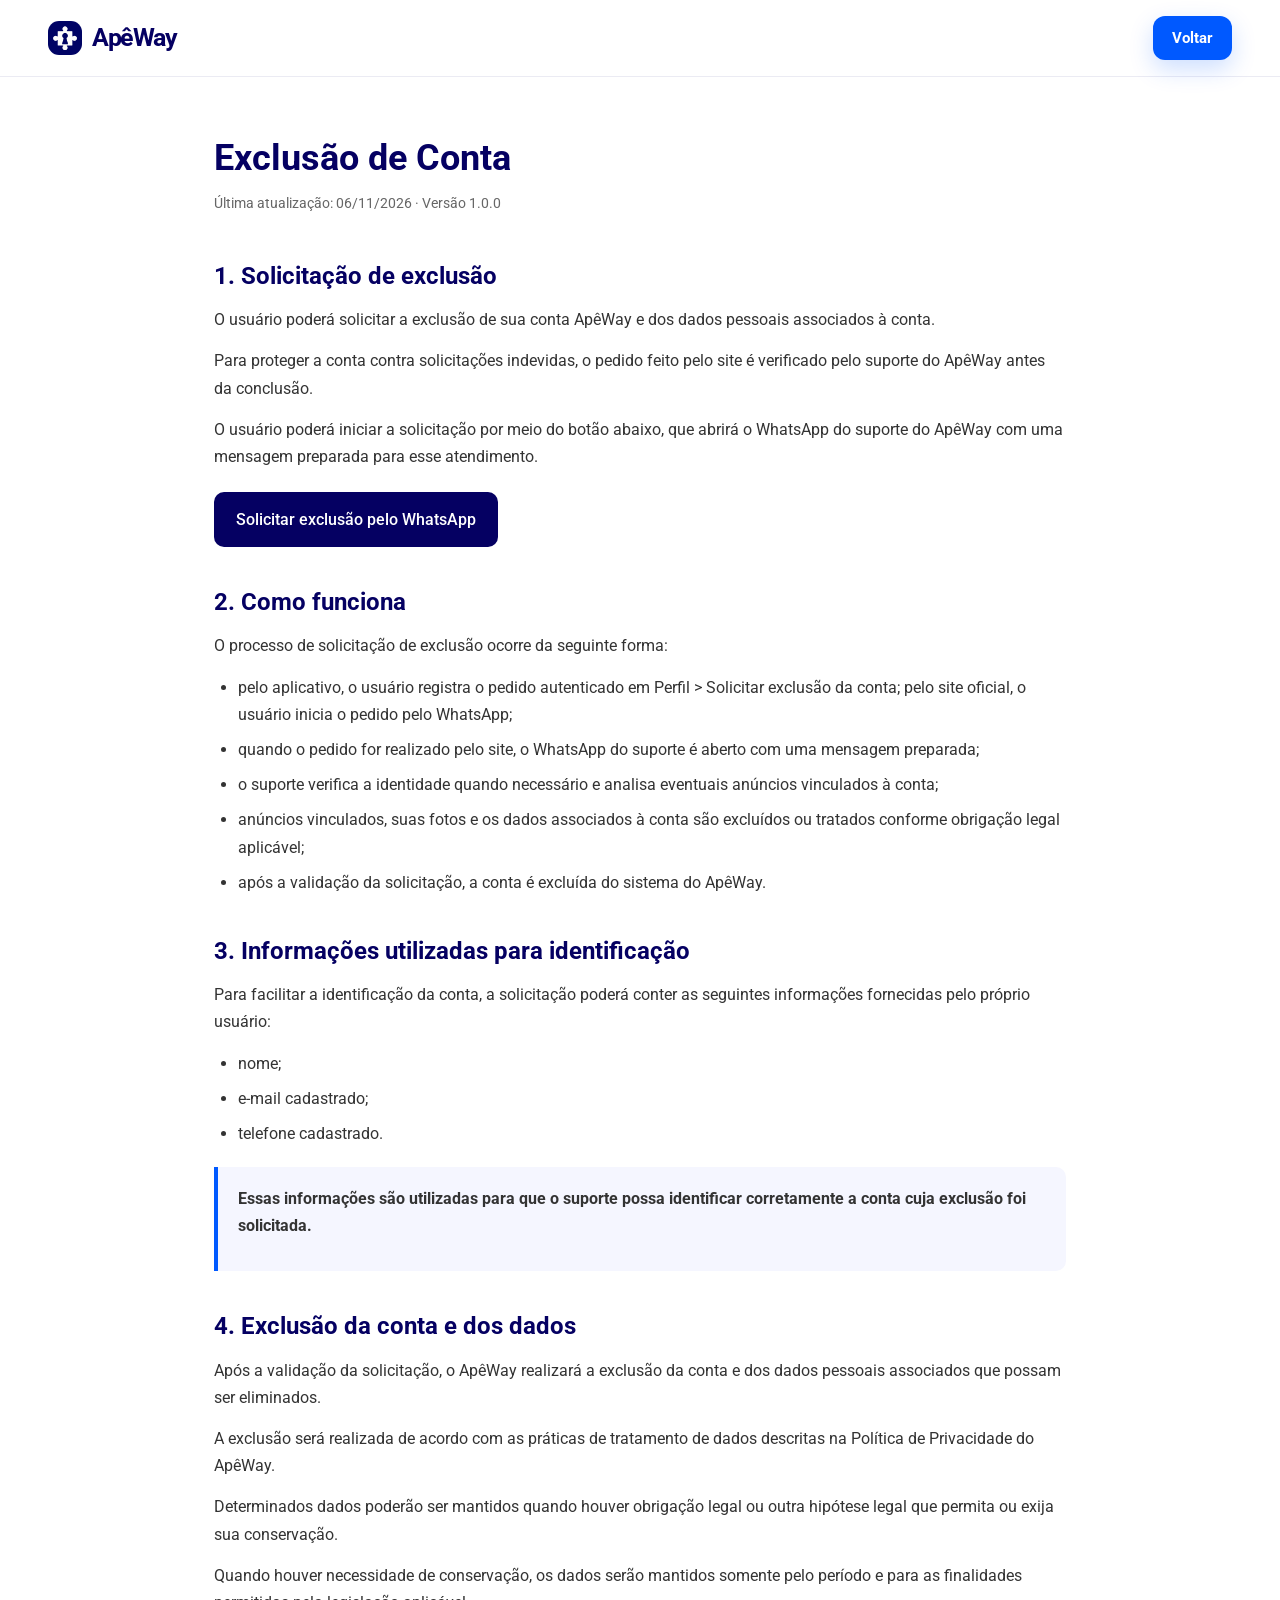
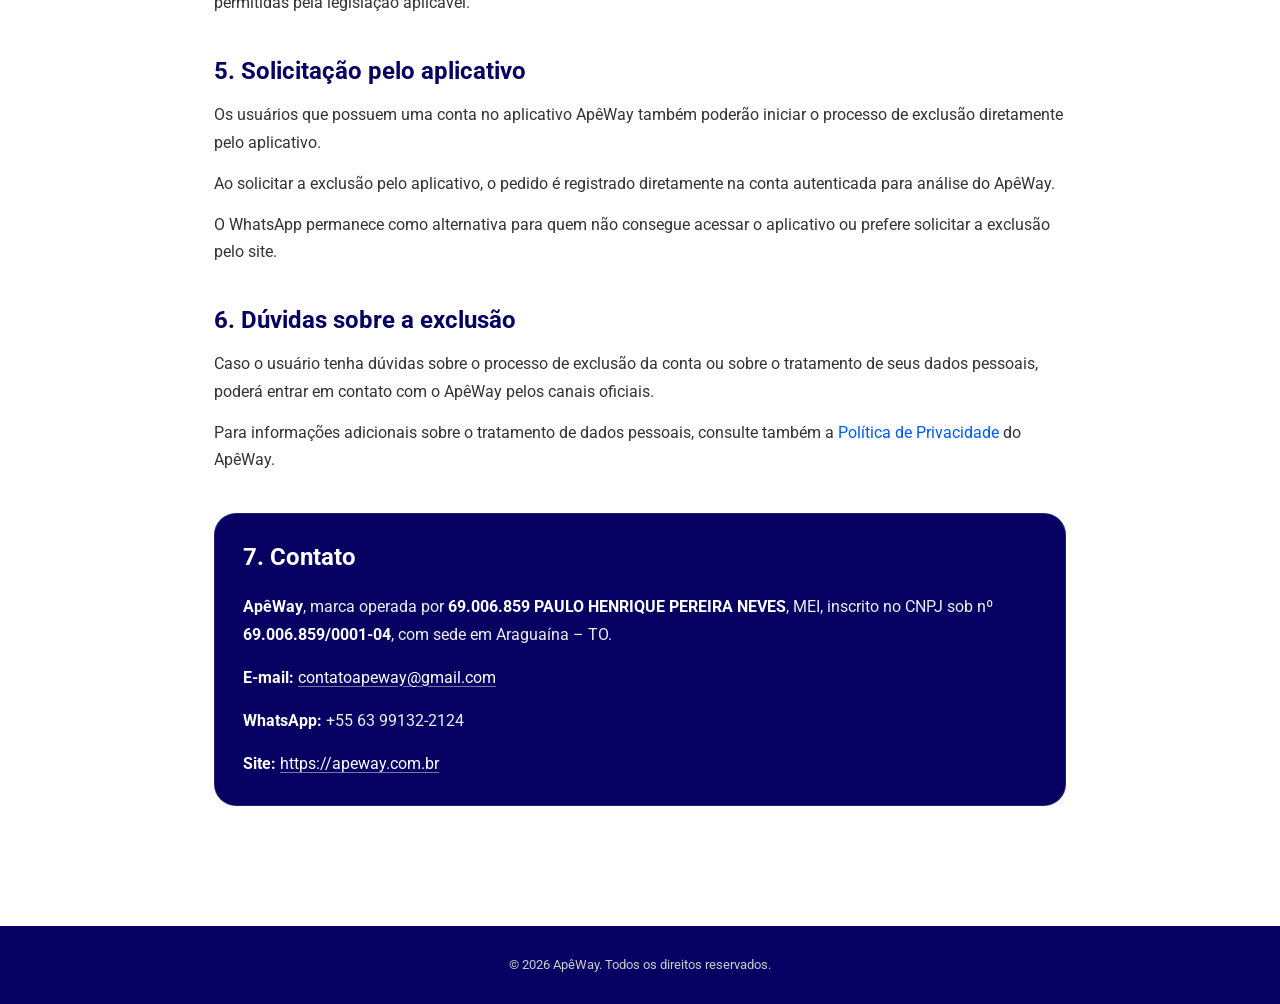
<file: exclusao-de-conta.html>
<!DOCTYPE html>
<html lang="pt-BR">
<head>
    <meta charset="UTF-8">
    <meta name="viewport" content="width=device-width, initial-scale=1.0">

    <title>Exclusão de Conta — ApêWay</title>

    <meta
        name="description"
        content="Solicitação de exclusão de conta do ApêWay."
    >

    <link rel="preconnect" href="https://fonts.googleapis.com">
    <link rel="preconnect" href="https://fonts.gstatic.com" crossorigin>

    <link
        href="https://fonts.googleapis.com/css2?family=Roboto:wght@400;500;700&display=swap"
        rel="stylesheet"
    >

    <style>

        * {
            box-sizing: border-box;
            margin: 0;
            padding: 0;
        }

        body {
            font-family: 'Roboto', sans-serif;
            background: #ffffff;
            color: #111111;
            line-height: 1.7;
        }

        a {
            color: #0059FF;
            text-decoration: none;
        }

        a:hover {
            text-decoration: underline;
        }

        /* HEADER */

        header {
            border-bottom: 1px solid #eeeeee;
            background: #ffffff;
        }

        .header-container {
            max-width: 900px;
            margin: auto;
            padding: 20px 24px;

            display: flex;
            justify-content: space-between;
            align-items: center;
        }

        .logo {
            color: #050062;
            font-size: 24px;
            font-weight: 700;
        }

        .back-link {
            font-size: 14px;
            font-weight: 500;
            color: #0059FF;
        }

        /* CONTEÚDO */

        main {
            max-width: 900px;
            margin: auto;
            padding: 60px 24px 80px;
        }

        .page-header {
            margin-bottom: 45px;
        }

        .page-header h1 {
            color: #050062;
            font-size: 36px;
            line-height: 1.2;
            margin-bottom: 12px;
        }

        .updated {
            color: #666666;
            font-size: 14px;
        }

        section {
            margin-bottom: 40px;
        }

        h2 {
            color: #050062;
            font-size: 24px;
            line-height: 1.3;
            margin-bottom: 14px;
        }

        p {
            font-size: 16px;
            margin-bottom: 14px;
            color: #333333;
        }

        ul {
            margin: 12px 0 18px 24px;
        }

        li {
            margin-bottom: 8px;
            color: #333333;
        }

        .highlight {
            background: #f5f6ff;
            border-left: 4px solid #0059FF;
            padding: 18px 20px;
            border-radius: 0 10px 10px 0;
            margin: 20px 0;
        }

        .whatsapp-button {
            display: inline-block;
            background: #050062;
            color: #ffffff;
            font-size: 16px;
            font-weight: 500;
            padding: 14px 22px;
            border-radius: 10px;
            margin-top: 8px;
        }

        .whatsapp-button:hover {
            background: #0059FF;
            color: #ffffff;
            text-decoration: none;
        }

        .contact-box {
            background: #050062;
            color: #ffffff;
            border-radius: 16px;
            padding: 28px;
            margin-top: 20px;
        }

        .contact-box h2 {
            color: #ffffff;
        }

        .contact-box p {
            color: #eeeeee;
        }

        .contact-box a {
            color: #ffffff;
        }

        /* FOOTER */

        footer {
            background: #050062;
            color: #ffffff;
            text-align: center;
            padding: 28px 24px;
        }

        footer p {
            color: #cccccc;
            font-size: 13px;
            margin: 0;
        }

        /* MOBILE */

        @media (max-width: 700px) {

            main {
                padding: 40px 20px 60px;
            }

            .page-header h1 {
                font-size: 30px;
            }

            h2 {
                font-size: 21px;
            }

            p,
            li {
                font-size: 15px;
            }

            .header-container {
                padding: 18px 20px;
            }

            .whatsapp-button {
                display: block;
                text-align: center;
            }

        }

    </style>
    <link rel="stylesheet" href="assets/legal-header.css">
    <link rel="stylesheet" href="assets/legal-contact.css">
<link rel="icon" type="image/png" sizes="512x512" href="assets/apeway-logo.png">
<link rel="apple-touch-icon" href="assets/apeway-logo.png">
</head>

<body>

<header class="legal-site-header">

    <div class="header-container">

        <a href="index.html" class="logo" aria-label="ApêWay, página inicial">
            <img src="assets/apeway-logo.png" width="34" height="34" alt="">
            <span>ApêWay</span>
        </a>

        <a href="index.html" class="back-link">
            Voltar
        </a>

    </div>

</header>


<main>

    <div class="page-header">

        <h1>
            Exclusão de Conta
        </h1>

        <p class="updated">
            Última atualização: 06/11/2026 · Versão 1.0.0
        </p>

    </div>


    <section>

        <h2>1. Solicitação de exclusão</h2>

        <p>
            O usuário poderá solicitar a exclusão de sua conta ApêWay
            e dos dados pessoais associados à conta.
        </p>

        <p>
            Para proteger a conta contra solicitações indevidas, o pedido feito
            pelo site é verificado pelo suporte do ApêWay antes da conclusão.
        </p>

        <p>
            O usuário poderá iniciar a solicitação por meio do botão
            abaixo, que abrirá o WhatsApp do suporte do ApêWay com
            uma mensagem preparada para esse atendimento.
        </p>

        <a
            href="https://wa.me/5563991322124?text=Ol%C3%A1%2C%20suporte%20Ap%C3%AAWay!%0A%0ASolicito%20a%20exclus%C3%A3o%20da%20minha%20conta%20Ap%C3%AAWay.%0A%0ANome%3A%20%5BNOME%5D%0AE-mail%3A%20%5BE-MAIL%5D%0ATelefone%3A%20%5BTELEFONE%20CADASTRADO%5D%0A%0AConfirmo%20que%20desejo%20solicitar%20a%20exclus%C3%A3o%20da%20minha%20conta%20e%20dos%20dados%20associados%2C%20observadas%20as%20hip%C3%B3teses%20de%20conserva%C3%A7%C3%A3o%20previstas%20na%20Pol%C3%ADtica%20de%20Privacidade.%0A%0AAguardo%20a%20confirma%C3%A7%C3%A3o%20do%20suporte.%0A%0AObrigado."
            class="whatsapp-button"
            target="_blank"
            rel="noopener noreferrer"
        >
            Solicitar exclusão pelo WhatsApp
        </a>

    </section>


    <section>

        <h2>2. Como funciona</h2>

        <p>
            O processo de solicitação de exclusão ocorre da seguinte forma:
        </p>

        <ul>
            <li>
                pelo aplicativo, o usuário registra o pedido autenticado em
                Perfil &gt; Solicitar exclusão da conta; pelo site oficial, o
                usuário inicia o pedido pelo WhatsApp;
            </li>

            <li>
                quando o pedido for realizado pelo site, o WhatsApp do suporte
                é aberto com uma mensagem preparada;
            </li>

            <li>
                o suporte verifica a identidade quando necessário e analisa
                eventuais anúncios vinculados à conta;
            </li>

            <li>
                anúncios vinculados, suas fotos e os dados associados à conta
                são excluídos ou tratados conforme obrigação legal aplicável;
            </li>

            <li>
                após a validação da solicitação, a conta é excluída
                do sistema do ApêWay.
            </li>
        </ul>

    </section>


    <section>

        <h2>3. Informações utilizadas para identificação</h2>

        <p>
            Para facilitar a identificação da conta, a solicitação poderá
            conter as seguintes informações fornecidas pelo próprio usuário:
        </p>

        <ul>
            <li>nome;</li>
            <li>e-mail cadastrado;</li>
            <li>telefone cadastrado.</li>
        </ul>

        <div class="highlight">

            <p>
                <strong>
                    Essas informações são utilizadas para que o suporte
                    possa identificar corretamente a conta cuja exclusão
                    foi solicitada.
                </strong>
            </p>

        </div>

    </section>


    <section>

        <h2>4. Exclusão da conta e dos dados</h2>

        <p>
            Após a validação da solicitação, o ApêWay realizará a exclusão
            da conta e dos dados pessoais associados que possam ser eliminados.
        </p>

        <p>
            A exclusão será realizada de acordo com as práticas de tratamento
            de dados descritas na Política de Privacidade do ApêWay.
        </p>

        <p>
            Determinados dados poderão ser mantidos quando houver obrigação
            legal ou outra hipótese legal que permita ou exija sua conservação.
        </p>

        <p>
            Quando houver necessidade de conservação, os dados serão mantidos
            somente pelo período e para as finalidades permitidas pela
            legislação aplicável.
        </p>

    </section>


    <section>

        <h2>5. Solicitação pelo aplicativo</h2>

        <p>
            Os usuários que possuem uma conta no aplicativo ApêWay também
            poderão iniciar o processo de exclusão diretamente pelo aplicativo.
        </p>

        <p>
            Ao solicitar a exclusão pelo aplicativo, o pedido é registrado
            diretamente na conta autenticada para análise do ApêWay.
        </p>

        <p>
            O WhatsApp permanece como alternativa para quem não consegue
            acessar o aplicativo ou prefere solicitar a exclusão pelo site.
        </p>

    </section>


    <section>

        <h2>6. Dúvidas sobre a exclusão</h2>

        <p>
            Caso o usuário tenha dúvidas sobre o processo de exclusão da
            conta ou sobre o tratamento de seus dados pessoais, poderá
            entrar em contato com o ApêWay pelos canais oficiais.
        </p>

        <p>
            Para informações adicionais sobre o tratamento de dados pessoais,
            consulte também a
            <a href="privacidade.html">
                Política de Privacidade
            </a>
            do ApêWay.
        </p>

    </section>


    <section class="contact-box">

        <h2>7. Contato</h2>

        <p>
            <strong>ApêWay</strong>, marca operada por
            <strong>69.006.859 PAULO HENRIQUE PEREIRA NEVES</strong>, MEI,
            inscrito no CNPJ sob nº <strong>69.006.859/0001-04</strong>,
            com sede em Araguaína – TO.
        </p>

        <p>
            <strong>E-mail:</strong>
            <a href="mailto:contatoapeway@gmail.com">
                contatoapeway@gmail.com
            </a>
        </p>

        <p>
            <strong>WhatsApp:</strong>
            +55 63 99132-2124
        </p>

        <p>
            <strong>Site:</strong>
            <a href="https://apeway.com.br">
                https://apeway.com.br
            </a>
        </p>

    </section>

</main>


<footer>

    <p>
        © 2026 ApêWay. Todos os direitos reservados.
    </p>

</footer>

</body>
</html>
</file>
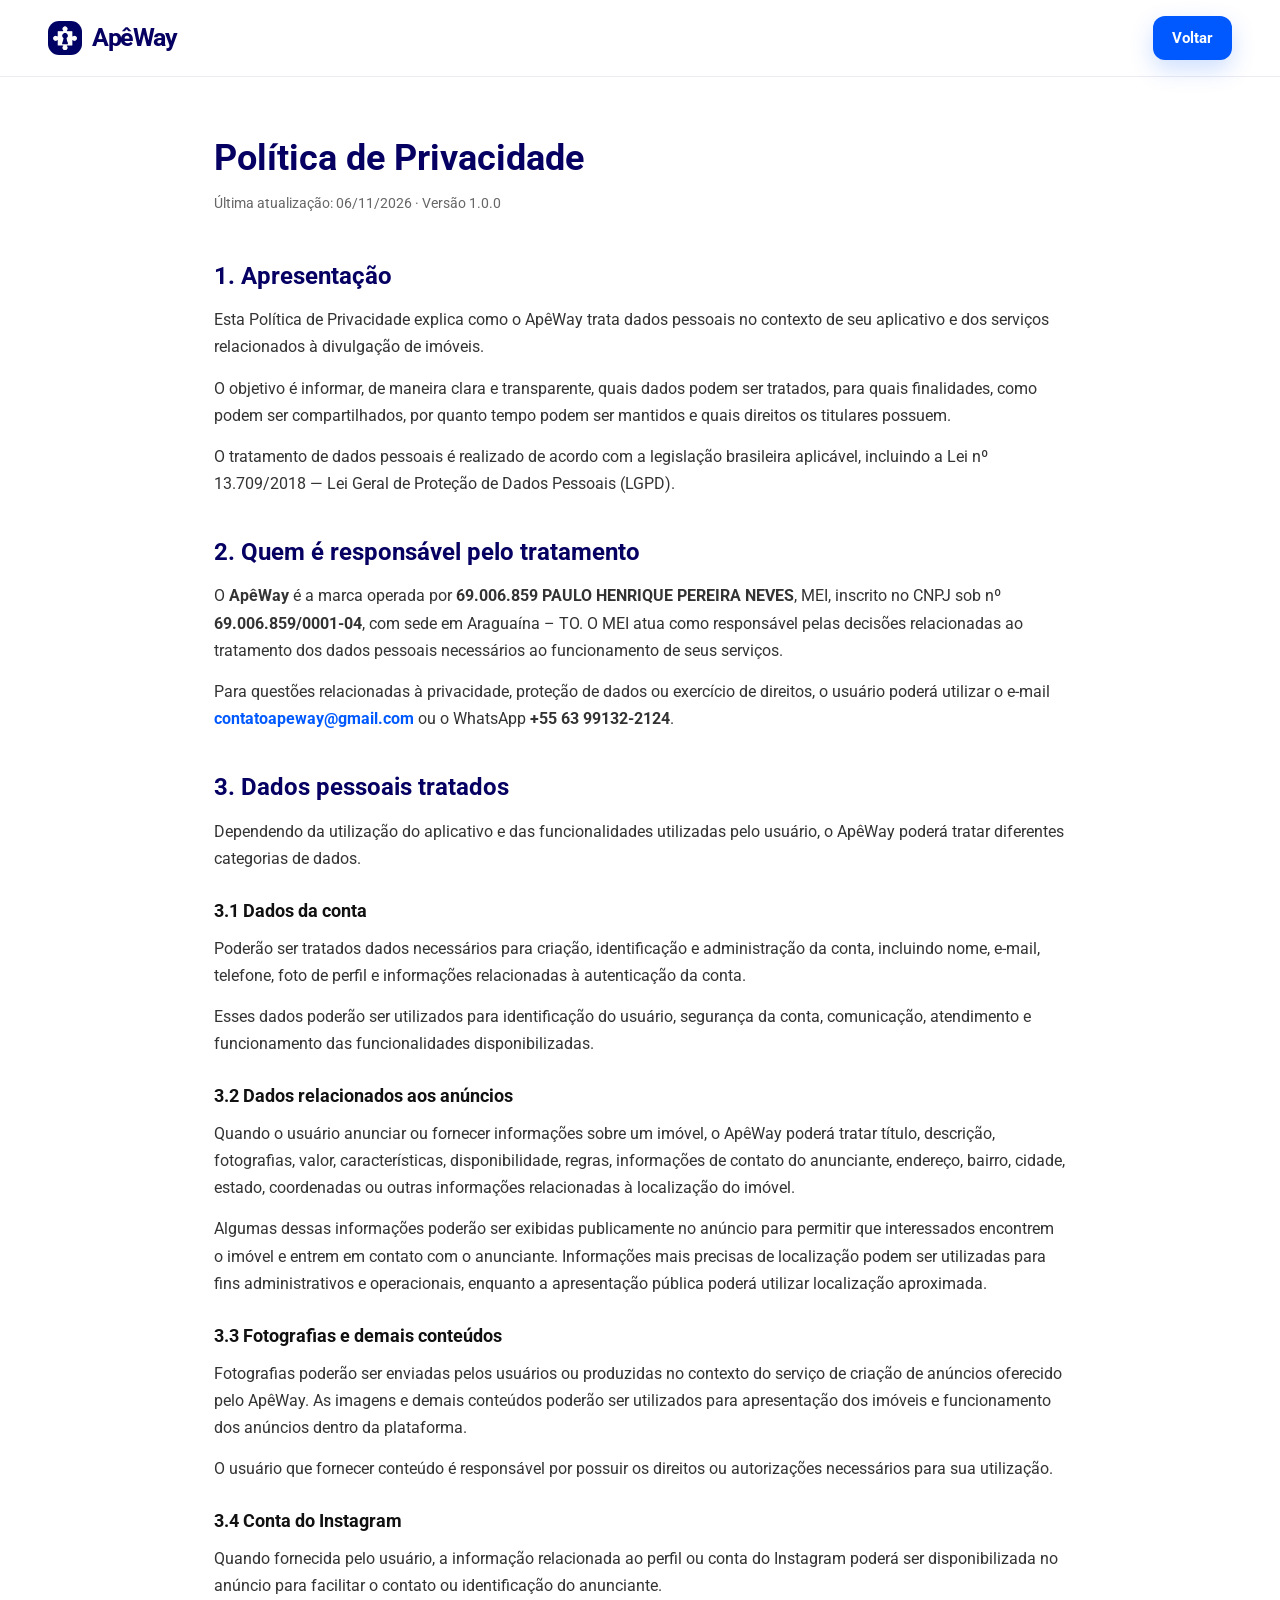
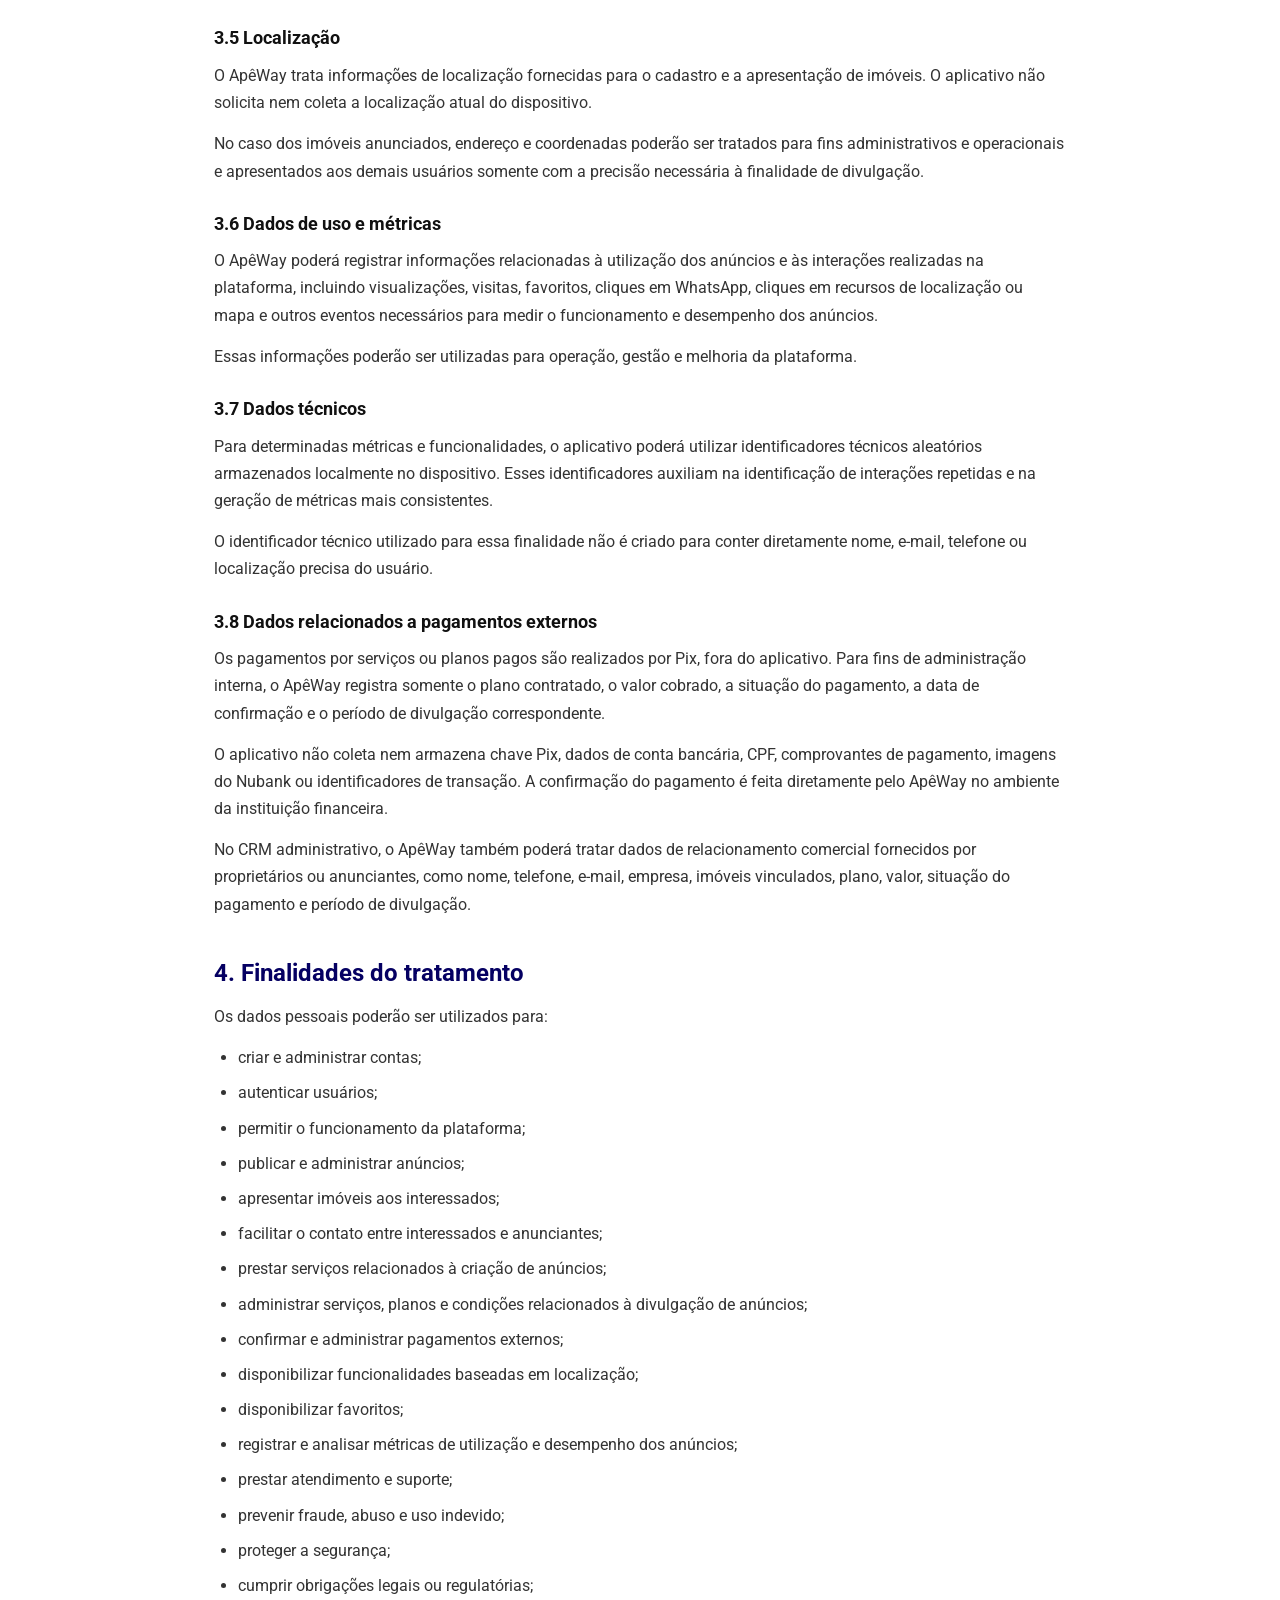
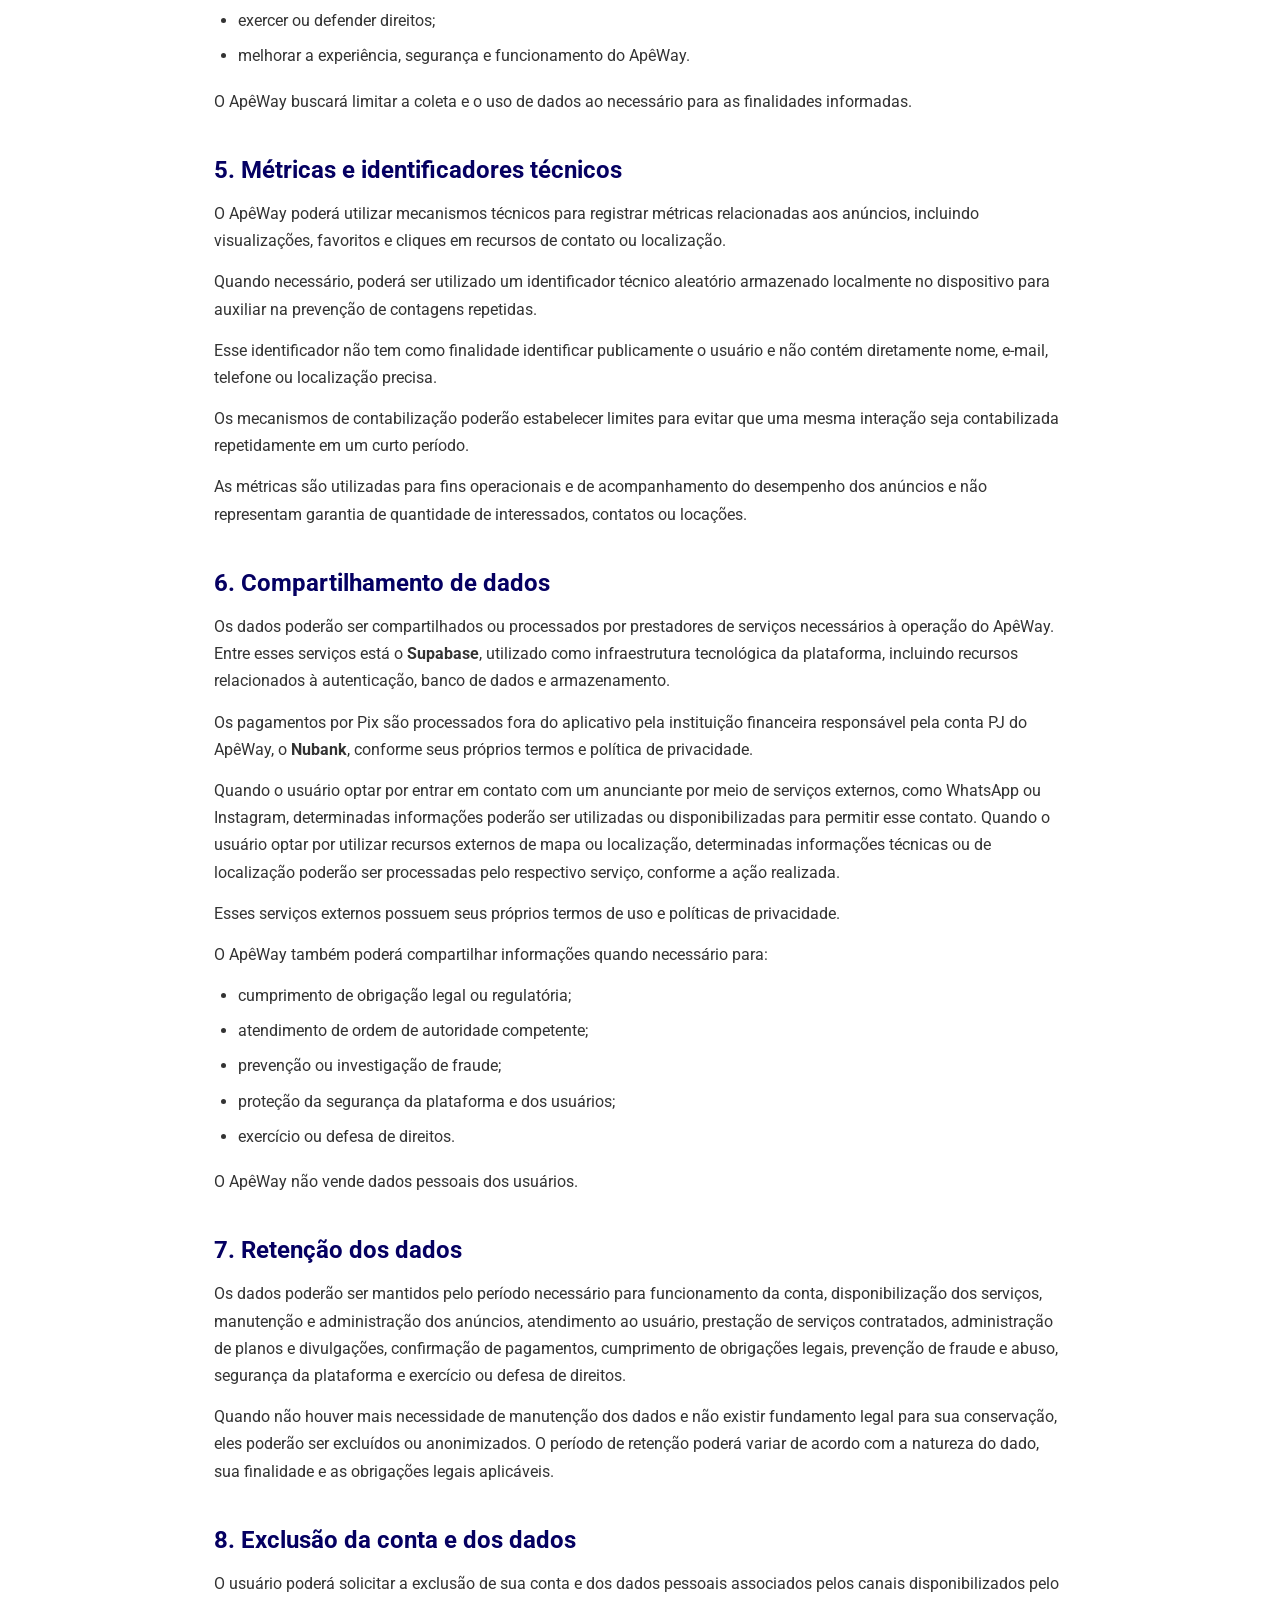
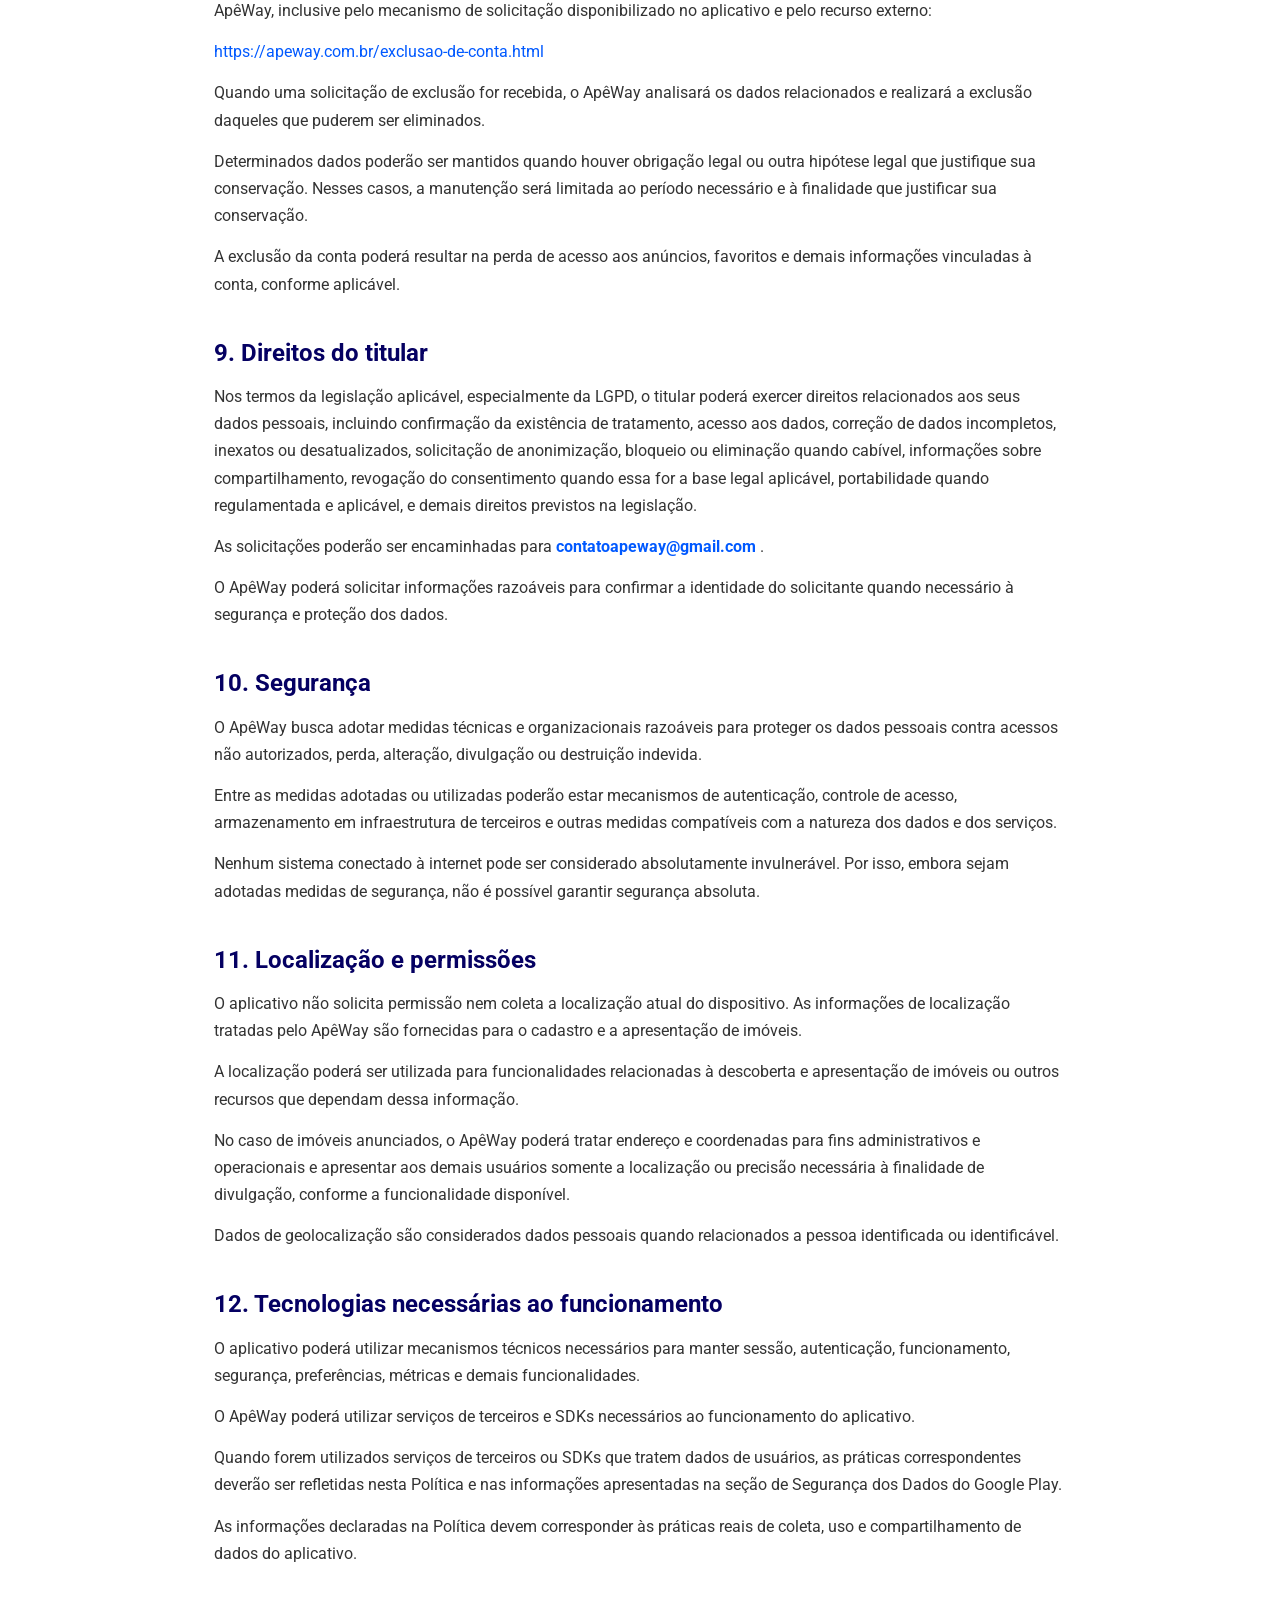
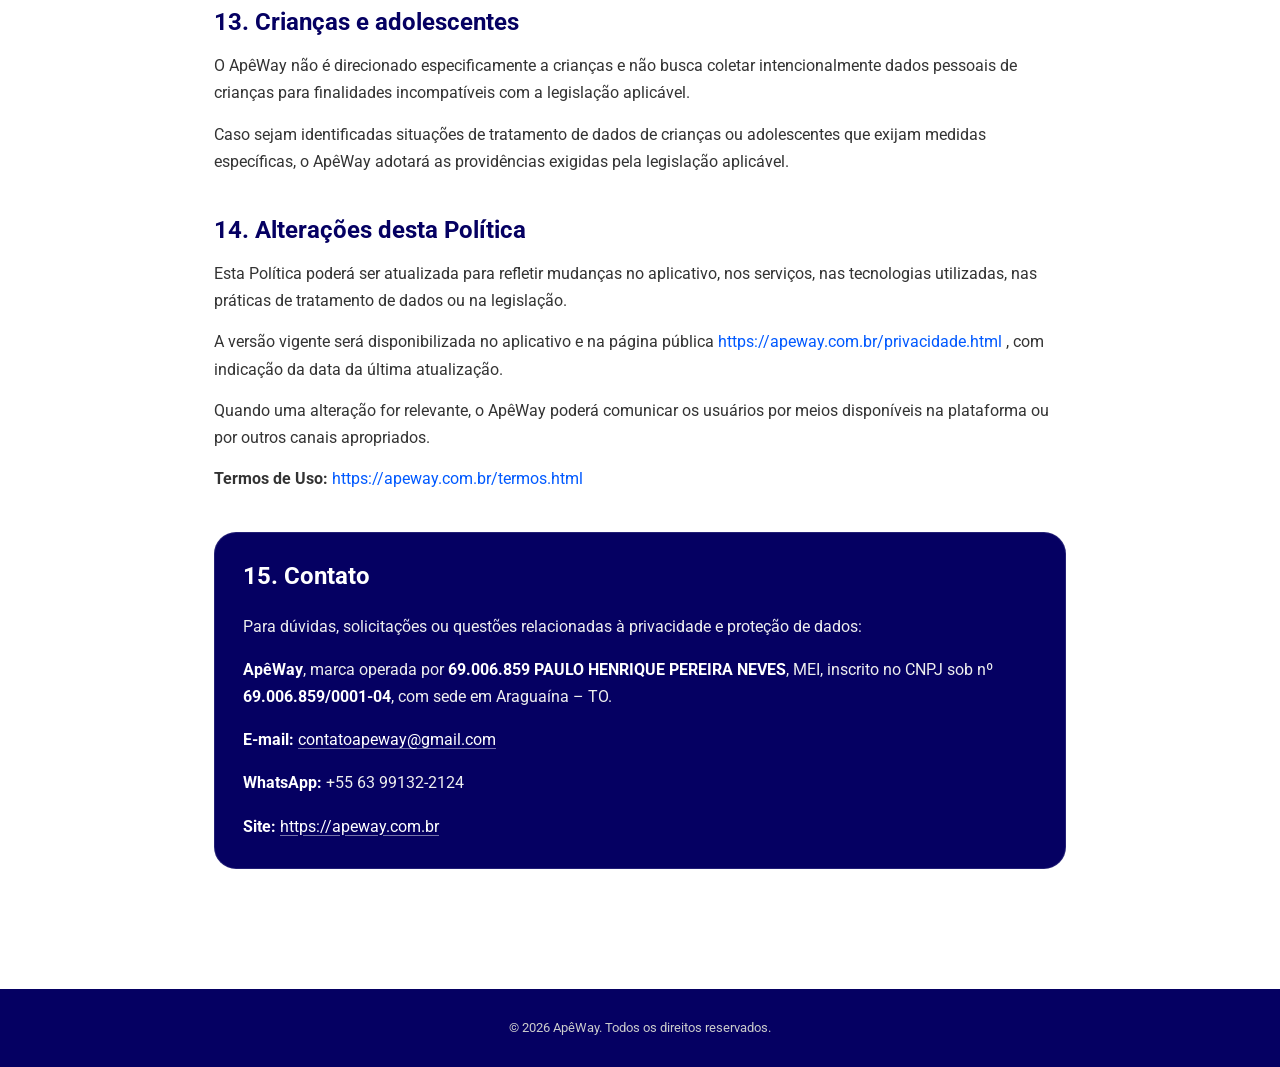
<file: privacidade.html>
<!DOCTYPE html>
<html lang="pt-BR">

<head>
    <meta charset="UTF-8">
    <meta name="viewport" content="width=device-width, initial-scale=1.0">

    <title>Política de Privacidade — ApêWay</title>

    <meta
        name="description"
        content="Política de Privacidade do ApêWay."
    >

    <link rel="preconnect" href="https://fonts.googleapis.com">
    <link rel="preconnect" href="https://fonts.gstatic.com" crossorigin>

    <link
        href="https://fonts.googleapis.com/css2?family=Roboto:wght@400;500;700&display=swap"
        rel="stylesheet"
    >

    <style>
        * {
            box-sizing: border-box;
            margin: 0;
            padding: 0;
        }

        body {
            font-family: 'Roboto', sans-serif;
            background: #ffffff;
            color: #111111;
            line-height: 1.7;
        }

        a {
            color: #0059FF;
            text-decoration: none;
        }

        a:hover {
            text-decoration: underline;
        }

        /* HEADER */

        header {
            border-bottom: 1px solid #eeeeee;
            background: #ffffff;
        }

        .header-container {
            max-width: 900px;
            margin: auto;
            padding: 20px 24px;

            display: flex;
            justify-content: space-between;
            align-items: center;
        }

        .logo {
            color: #050062;
            font-size: 24px;
            font-weight: 700;
        }

        .back-link {
            font-size: 14px;
            font-weight: 500;
            color: #0059FF;
        }

        /* CONTEÚDO */

        main {
            max-width: 900px;
            margin: auto;
            padding: 60px 24px 80px;
        }

        .page-header {
            margin-bottom: 45px;
        }

        .page-header h1 {
            color: #050062;
            font-size: 36px;
            line-height: 1.2;
            margin-bottom: 12px;
        }

        .updated {
            color: #666666;
            font-size: 14px;
        }

        section {
            margin-bottom: 40px;
        }

        h2 {
            color: #050062;
            font-size: 24px;
            line-height: 1.3;
            margin-bottom: 14px;
        }

        h3 {
            color: #111111;
            font-size: 18px;
            margin: 24px 0 8px;
        }

        p {
            font-size: 16px;
            margin-bottom: 14px;
            color: #333333;
        }

        ul {
            margin: 12px 0 18px 24px;
        }

        li {
            margin-bottom: 8px;
            color: #333333;
        }

        .highlight {
            background: #f5f6ff;
            border-left: 4px solid #0059FF;
            padding: 18px 20px;
            border-radius: 0 10px 10px 0;
            margin: 20px 0;
        }

        .contact-box {
            background: #050062;
            color: #ffffff;
            border-radius: 16px;
            padding: 28px;
            margin-top: 20px;
        }

        .contact-box h2 {
            color: #ffffff;
        }

        .contact-box p {
            color: #eeeeee;
        }

        .contact-box a {
            color: #ffffff;
        }

        /* FOOTER */

        footer {
            background: #050062;
            color: #ffffff;
            text-align: center;
            padding: 28px 24px;
        }

        footer p {
            color: #cccccc;
            font-size: 13px;
            margin: 0;
        }

        /* MOBILE */

        @media (max-width: 700px) {

            main {
                padding: 40px 20px 60px;
            }

            .page-header h1 {
                font-size: 30px;
            }

            h2 {
                font-size: 21px;
            }

            p,
            li {
                font-size: 15px;
            }

            .header-container {
                padding: 18px 20px;
            }
        }
    </style>
    <link rel="stylesheet" href="assets/legal-header.css">
    <link rel="stylesheet" href="assets/legal-contact.css">
<link rel="icon" type="image/png" sizes="512x512" href="assets/apeway-logo.png">
<link rel="apple-touch-icon" href="assets/apeway-logo.png">
</head>

<body>

<header class="legal-site-header">

    <div class="header-container">

        <a href="index.html" class="logo" aria-label="ApêWay, página inicial">
            <img src="assets/apeway-logo.png" width="34" height="34" alt="">
            <span>ApêWay</span>
        </a>

        <a href="index.html" class="back-link">
            Voltar
        </a>

    </div>

</header>


<main>

    <div class="page-header">

        <h1>Política de Privacidade</h1>

        <p class="updated">
            Última atualização: 06/11/2026 · Versão 1.0.0
        </p>

    </div>


    <section>

        <h2>1. Apresentação</h2>

        <p>
            Esta Política de Privacidade explica como o ApêWay trata dados pessoais
            no contexto de seu aplicativo e dos serviços relacionados à divulgação
            de imóveis.
        </p>

        <p>
            O objetivo é informar, de maneira clara e transparente, quais dados
            podem ser tratados, para quais finalidades, como podem ser compartilhados,
            por quanto tempo podem ser mantidos e quais direitos os titulares possuem.
        </p>

        <p>
            O tratamento de dados pessoais é realizado de acordo com a legislação
            brasileira aplicável, incluindo a Lei nº 13.709/2018 — Lei Geral de
            Proteção de Dados Pessoais (LGPD).
        </p>

    </section>


    <section>

        <h2>2. Quem é responsável pelo tratamento</h2>

        <p>
            O <strong>ApêWay</strong> é a marca operada por
            <strong>69.006.859 PAULO HENRIQUE PEREIRA NEVES</strong>, MEI,
            inscrito no CNPJ sob nº <strong>69.006.859/0001-04</strong>,
            com sede em Araguaína – TO. O MEI atua como responsável pelas
            decisões relacionadas ao tratamento dos dados pessoais necessários
            ao funcionamento de seus serviços.
        </p>

        <p>
            Para questões relacionadas à privacidade, proteção de dados ou
            exercício de direitos, o usuário poderá utilizar o e-mail
            <a href="mailto:contatoapeway@gmail.com">
                <strong>contatoapeway@gmail.com</strong>
            </a>
            ou o WhatsApp <strong>+55 63 99132-2124</strong>.
        </p>

    </section>


    <section>

        <h2>3. Dados pessoais tratados</h2>

        <p>
            Dependendo da utilização do aplicativo e das funcionalidades
            utilizadas pelo usuário, o ApêWay poderá tratar diferentes
            categorias de dados.
        </p>


        <h3>3.1 Dados da conta</h3>

        <p>
            Poderão ser tratados dados necessários para criação, identificação
            e administração da conta, incluindo nome, e-mail, telefone,
            foto de perfil e informações relacionadas à autenticação da conta.
        </p>

        <p>
            Esses dados poderão ser utilizados para identificação do usuário,
            segurança da conta, comunicação, atendimento e funcionamento das
            funcionalidades disponibilizadas.
        </p>


        <h3>3.2 Dados relacionados aos anúncios</h3>

        <p>
            Quando o usuário anunciar ou fornecer informações sobre um imóvel,
            o ApêWay poderá tratar título, descrição, fotografias, valor,
            características, disponibilidade, regras,
            informações de contato do anunciante, endereço, bairro, cidade,
            estado, coordenadas ou outras informações relacionadas à localização
            do imóvel.
        </p>

        <p>
            Algumas dessas informações poderão ser exibidas publicamente no
            anúncio para permitir que interessados encontrem o imóvel e entrem
            em contato com o anunciante. Informações mais precisas de localização
            podem ser utilizadas para fins administrativos e operacionais,
            enquanto a apresentação pública poderá utilizar localização aproximada.
        </p>


        <h3>3.3 Fotografias e demais conteúdos</h3>

        <p>
            Fotografias poderão ser enviadas pelos usuários ou produzidas no
            contexto do serviço de criação de anúncios oferecido pelo ApêWay.
            As imagens e demais conteúdos poderão ser utilizados para apresentação
            dos imóveis e funcionamento dos anúncios dentro da plataforma.
        </p>

        <p>
            O usuário que fornecer conteúdo é responsável por possuir os direitos
            ou autorizações necessários para sua utilização.
        </p>


        <h3>3.4 Conta do Instagram</h3>

        <p>
            Quando fornecida pelo usuário, a informação relacionada ao perfil
            ou conta do Instagram poderá ser disponibilizada no anúncio para
            facilitar o contato ou identificação do anunciante.
        </p>


        <h3>3.5 Localização</h3>

        <p>
            O ApêWay trata informações de localização fornecidas para o cadastro
            e a apresentação de imóveis. O aplicativo não solicita nem coleta a
            localização atual do dispositivo.
        </p>

        <p>
            No caso dos imóveis anunciados, endereço e coordenadas poderão ser
            tratados para fins administrativos e operacionais e apresentados aos
            demais usuários somente com a precisão necessária à finalidade de
            divulgação.
        </p>


        <h3>3.6 Dados de uso e métricas</h3>

        <p>
            O ApêWay poderá registrar informações relacionadas à utilização dos
            anúncios e às interações realizadas na plataforma, incluindo
            visualizações, visitas, favoritos, cliques em WhatsApp, cliques em
            recursos de localização ou mapa e outros eventos necessários para
            medir o funcionamento e desempenho dos anúncios.
        </p>

        <p>
            Essas informações poderão ser utilizadas para operação, gestão e
            melhoria da plataforma.
        </p>


        <h3>3.7 Dados técnicos</h3>

        <p>
            Para determinadas métricas e funcionalidades, o aplicativo poderá
            utilizar identificadores técnicos aleatórios armazenados localmente
            no dispositivo. Esses identificadores auxiliam na identificação de
            interações repetidas e na geração de métricas mais consistentes.
        </p>

        <p>
            O identificador técnico utilizado para essa finalidade não é criado
            para conter diretamente nome, e-mail, telefone ou localização precisa
            do usuário.
        </p>


        <h3>3.8 Dados relacionados a pagamentos externos</h3>

        <p>
            Os pagamentos por serviços ou planos pagos são realizados por Pix,
            fora do aplicativo. Para fins de administração interna, o ApêWay
            registra somente o plano contratado, o valor cobrado, a situação do
            pagamento, a data de confirmação e o período de divulgação correspondente.
        </p>

        <p>
            O aplicativo não coleta nem armazena chave Pix, dados de conta
            bancária, CPF, comprovantes de pagamento, imagens do Nubank ou
            identificadores de transação. A confirmação do pagamento é feita
            diretamente pelo ApêWay no ambiente da instituição financeira.
        </p>

        <p>
            No CRM administrativo, o ApêWay também poderá tratar dados de
            relacionamento comercial fornecidos por proprietários ou anunciantes,
            como nome, telefone, e-mail, empresa, imóveis vinculados, plano,
            valor, situação do pagamento e período de divulgação.
        </p>

    </section>


    <section>

        <h2>4. Finalidades do tratamento</h2>

        <p>
            Os dados pessoais poderão ser utilizados para:
        </p>

        <ul>

            <li>criar e administrar contas;</li>

            <li>autenticar usuários;</li>

            <li>permitir o funcionamento da plataforma;</li>

            <li>publicar e administrar anúncios;</li>

            <li>apresentar imóveis aos interessados;</li>

            <li>facilitar o contato entre interessados e anunciantes;</li>

            <li>prestar serviços relacionados à criação de anúncios;</li>

            <li>
                administrar serviços, planos e condições relacionados à
                divulgação de anúncios;
            </li>

            <li>confirmar e administrar pagamentos externos;</li>

            <li>disponibilizar funcionalidades baseadas em localização;</li>

            <li>disponibilizar favoritos;</li>

            <li>
                registrar e analisar métricas de utilização e desempenho
                dos anúncios;
            </li>

            <li>prestar atendimento e suporte;</li>

            <li>prevenir fraude, abuso e uso indevido;</li>

            <li>proteger a segurança;</li>

            <li>cumprir obrigações legais ou regulatórias;</li>

            <li>exercer ou defender direitos;</li>

            <li>
                melhorar a experiência, segurança e funcionamento do ApêWay.
            </li>

        </ul>

        <p>
            O ApêWay buscará limitar a coleta e o uso de dados ao necessário
            para as finalidades informadas.
        </p>

    </section>


    <section>

        <h2>5. Métricas e identificadores técnicos</h2>

        <p>
            O ApêWay poderá utilizar mecanismos técnicos para registrar métricas
            relacionadas aos anúncios, incluindo visualizações, favoritos e
            cliques em recursos de contato ou localização.
        </p>

        <p>
            Quando necessário, poderá ser utilizado um identificador técnico
            aleatório armazenado localmente no dispositivo para auxiliar na
            prevenção de contagens repetidas.
        </p>

        <p>
            Esse identificador não tem como finalidade identificar publicamente
            o usuário e não contém diretamente nome, e-mail, telefone ou
            localização precisa.
        </p>

        <p>
            Os mecanismos de contabilização poderão estabelecer limites para
            evitar que uma mesma interação seja contabilizada repetidamente
            em um curto período.
        </p>

        <p>
            As métricas são utilizadas para fins operacionais e de acompanhamento
            do desempenho dos anúncios e não representam garantia de quantidade
            de interessados, contatos ou locações.
        </p>

    </section>


    <section>

        <h2>6. Compartilhamento de dados</h2>

        <p>
            Os dados poderão ser compartilhados ou processados por prestadores
            de serviços necessários à operação do ApêWay. Entre esses serviços
            está o <strong>Supabase</strong>, utilizado como infraestrutura
            tecnológica da plataforma, incluindo recursos relacionados à
            autenticação, banco de dados e armazenamento.
        </p>

        <p>
            Os pagamentos por Pix são processados fora do aplicativo pela
            instituição financeira responsável pela conta PJ do ApêWay,
            o <strong>Nubank</strong>, conforme seus próprios termos e política
            de privacidade.
        </p>

        <p>
            Quando o usuário optar por entrar em contato com um anunciante por
            meio de serviços externos, como WhatsApp ou Instagram, determinadas
            informações poderão ser utilizadas ou disponibilizadas para permitir
            esse contato. Quando o usuário optar por utilizar recursos externos
            de mapa ou localização, determinadas informações técnicas ou de
            localização poderão ser processadas pelo respectivo serviço,
            conforme a ação realizada.
        </p>

        <p>
            Esses serviços externos possuem seus próprios termos de uso e
            políticas de privacidade.
        </p>

        <p>
            O ApêWay também poderá compartilhar informações quando necessário
            para:
        </p>

        <ul>

            <li>cumprimento de obrigação legal ou regulatória;</li>

            <li>atendimento de ordem de autoridade competente;</li>

            <li>prevenção ou investigação de fraude;</li>

            <li>proteção da segurança da plataforma e dos usuários;</li>

            <li>exercício ou defesa de direitos.</li>

        </ul>

        <p>
            O ApêWay não vende dados pessoais dos usuários.
        </p>

    </section>


    <section>

        <h2>7. Retenção dos dados</h2>

        <p>
            Os dados poderão ser mantidos pelo período necessário para
            funcionamento da conta, disponibilização dos serviços, manutenção
            e administração dos anúncios, atendimento ao usuário, prestação de
            serviços contratados, administração de planos e divulgações,
            confirmação de pagamentos, cumprimento de obrigações legais,
            prevenção de fraude e abuso, segurança da plataforma e exercício
            ou defesa de direitos.
        </p>

        <p>
            Quando não houver mais necessidade de manutenção dos dados e não
            existir fundamento legal para sua conservação, eles poderão ser
            excluídos ou anonimizados. O período de retenção poderá variar de
            acordo com a natureza do dado, sua finalidade e as obrigações legais
            aplicáveis.
        </p>

    </section>


    <section>

        <h2>8. Exclusão da conta e dos dados</h2>

        <p>
            O usuário poderá solicitar a exclusão de sua conta e dos dados
            pessoais associados pelos canais disponibilizados pelo ApêWay,
            inclusive pelo mecanismo de solicitação disponibilizado no aplicativo
            e pelo recurso externo:
        </p>

        <p>
            <a
                href="https://apeway.com.br/exclusao-de-conta.html"
                target="_blank"
                rel="noopener noreferrer"
            >
                https://apeway.com.br/exclusao-de-conta.html
            </a>
        </p>

        <p>
            Quando uma solicitação de exclusão for recebida, o ApêWay analisará
            os dados relacionados e realizará a exclusão daqueles que puderem
            ser eliminados.
        </p>

        <p>
            Determinados dados poderão ser mantidos quando houver obrigação legal
            ou outra hipótese legal que justifique sua conservação. Nesses casos,
            a manutenção será limitada ao período necessário e à finalidade que
            justificar sua conservação.
        </p>

        <p>
            A exclusão da conta poderá resultar na perda de acesso aos anúncios,
            favoritos e demais informações vinculadas à conta, conforme aplicável.
        </p>

    </section>


    <section>

        <h2>9. Direitos do titular</h2>

        <p>
            Nos termos da legislação aplicável, especialmente da LGPD, o titular
            poderá exercer direitos relacionados aos seus dados pessoais,
            incluindo confirmação da existência de tratamento, acesso aos dados,
            correção de dados incompletos, inexatos ou desatualizados, solicitação
            de anonimização, bloqueio ou eliminação quando cabível, informações
            sobre compartilhamento, revogação do consentimento quando essa for
            a base legal aplicável, portabilidade quando regulamentada e aplicável,
            e demais direitos previstos na legislação.
        </p>

        <p>
            As solicitações poderão ser encaminhadas para
            <a href="mailto:contatoapeway@gmail.com">
                <strong>contatoapeway@gmail.com</strong>
            </a>.
        </p>

        <p>
            O ApêWay poderá solicitar informações razoáveis para confirmar a
            identidade do solicitante quando necessário à segurança e proteção
            dos dados.
        </p>

    </section>


    <section>

        <h2>10. Segurança</h2>

        <p>
            O ApêWay busca adotar medidas técnicas e organizacionais razoáveis
            para proteger os dados pessoais contra acessos não autorizados,
            perda, alteração, divulgação ou destruição indevida.
        </p>

        <p>
            Entre as medidas adotadas ou utilizadas poderão estar mecanismos
            de autenticação, controle de acesso, armazenamento em infraestrutura
            de terceiros e outras medidas compatíveis com a natureza dos dados
            e dos serviços.
        </p>

        <p>
            Nenhum sistema conectado à internet pode ser considerado
            absolutamente invulnerável. Por isso, embora sejam adotadas medidas
            de segurança, não é possível garantir segurança absoluta.
        </p>

    </section>


    <section>

        <h2>11. Localização e permissões</h2>

        <p>
            O aplicativo não solicita permissão nem coleta a localização atual
            do dispositivo. As informações de localização tratadas pelo ApêWay
            são fornecidas para o cadastro e a apresentação de imóveis.
        </p>

        <p>
            A localização poderá ser utilizada para funcionalidades relacionadas
            à descoberta e apresentação de imóveis ou outros recursos que dependam
            dessa informação.
        </p>

        <p>
            No caso de imóveis anunciados, o ApêWay poderá tratar endereço e
            coordenadas para fins administrativos e operacionais e apresentar
            aos demais usuários somente a localização ou precisão necessária à
            finalidade de divulgação, conforme a funcionalidade disponível.
        </p>

        <p>
            Dados de geolocalização são considerados dados pessoais quando
            relacionados a pessoa identificada ou identificável.
        </p>

    </section>


    <section>

        <h2>12. Tecnologias necessárias ao funcionamento</h2>

        <p>
            O aplicativo poderá utilizar mecanismos técnicos necessários para
            manter sessão, autenticação, funcionamento, segurança, preferências,
            métricas e demais funcionalidades.
        </p>

        <p>
            O ApêWay poderá utilizar serviços de terceiros e SDKs necessários
            ao funcionamento do aplicativo.
        </p>

        <p>
            Quando forem utilizados serviços de terceiros ou SDKs que tratem
            dados de usuários, as práticas correspondentes deverão ser refletidas
            nesta Política e nas informações apresentadas na seção de Segurança
            dos Dados do Google Play.
        </p>

        <p>
            As informações declaradas na Política devem corresponder às práticas
            reais de coleta, uso e compartilhamento de dados do aplicativo.
        </p>

    </section>


    <section>

        <h2>13. Crianças e adolescentes</h2>

        <p>
            O ApêWay não é direcionado especificamente a crianças e não busca
            coletar intencionalmente dados pessoais de crianças para finalidades
            incompatíveis com a legislação aplicável.
        </p>

        <p>
            Caso sejam identificadas situações de tratamento de dados de crianças
            ou adolescentes que exijam medidas específicas, o ApêWay adotará as
            providências exigidas pela legislação aplicável.
        </p>

    </section>


    <section>

        <h2>14. Alterações desta Política</h2>

        <p>
            Esta Política poderá ser atualizada para refletir mudanças no
            aplicativo, nos serviços, nas tecnologias utilizadas, nas práticas
            de tratamento de dados ou na legislação.
        </p>

        <p>
            A versão vigente será disponibilizada no aplicativo e na página
            pública
            <a
                href="https://apeway.com.br/privacidade.html"
                target="_blank"
                rel="noopener noreferrer"
            >
                https://apeway.com.br/privacidade.html
            </a>,
            com indicação da data da última atualização.
        </p>

        <p>
            Quando uma alteração for relevante, o ApêWay poderá comunicar os
            usuários por meios disponíveis na plataforma ou por outros canais
            apropriados.
        </p>

        <p>
            <strong>Termos de Uso:</strong>
            <a
                href="https://apeway.com.br/termos.html"
                target="_blank"
                rel="noopener noreferrer"
            >
                https://apeway.com.br/termos.html
            </a>
        </p>

    </section>


    <section class="contact-box">

        <h2>15. Contato</h2>

        <p>
            Para dúvidas, solicitações ou questões relacionadas à privacidade
            e proteção de dados:
        </p>

        <p>
            <strong>ApêWay</strong>, marca operada por
            <strong>69.006.859 PAULO HENRIQUE PEREIRA NEVES</strong>, MEI,
            inscrito no CNPJ sob nº <strong>69.006.859/0001-04</strong>,
            com sede em Araguaína – TO.
        </p>

        <p>
            <strong>E-mail:</strong>
            <a href="mailto:contatoapeway@gmail.com">
                contatoapeway@gmail.com
            </a>
        </p>

        <p>
            <strong>WhatsApp:</strong>
            +55 63 99132-2124
        </p>

        <p>
            <strong>Site:</strong>
            <a
                href="https://apeway.com.br"
                target="_blank"
                rel="noopener noreferrer"
            >
                https://apeway.com.br
            </a>
        </p>

    </section>

</main>


<footer>

    <p>
        © 2026 ApêWay. Todos os direitos reservados.
    </p>

</footer>

</body>

</html>
</file>
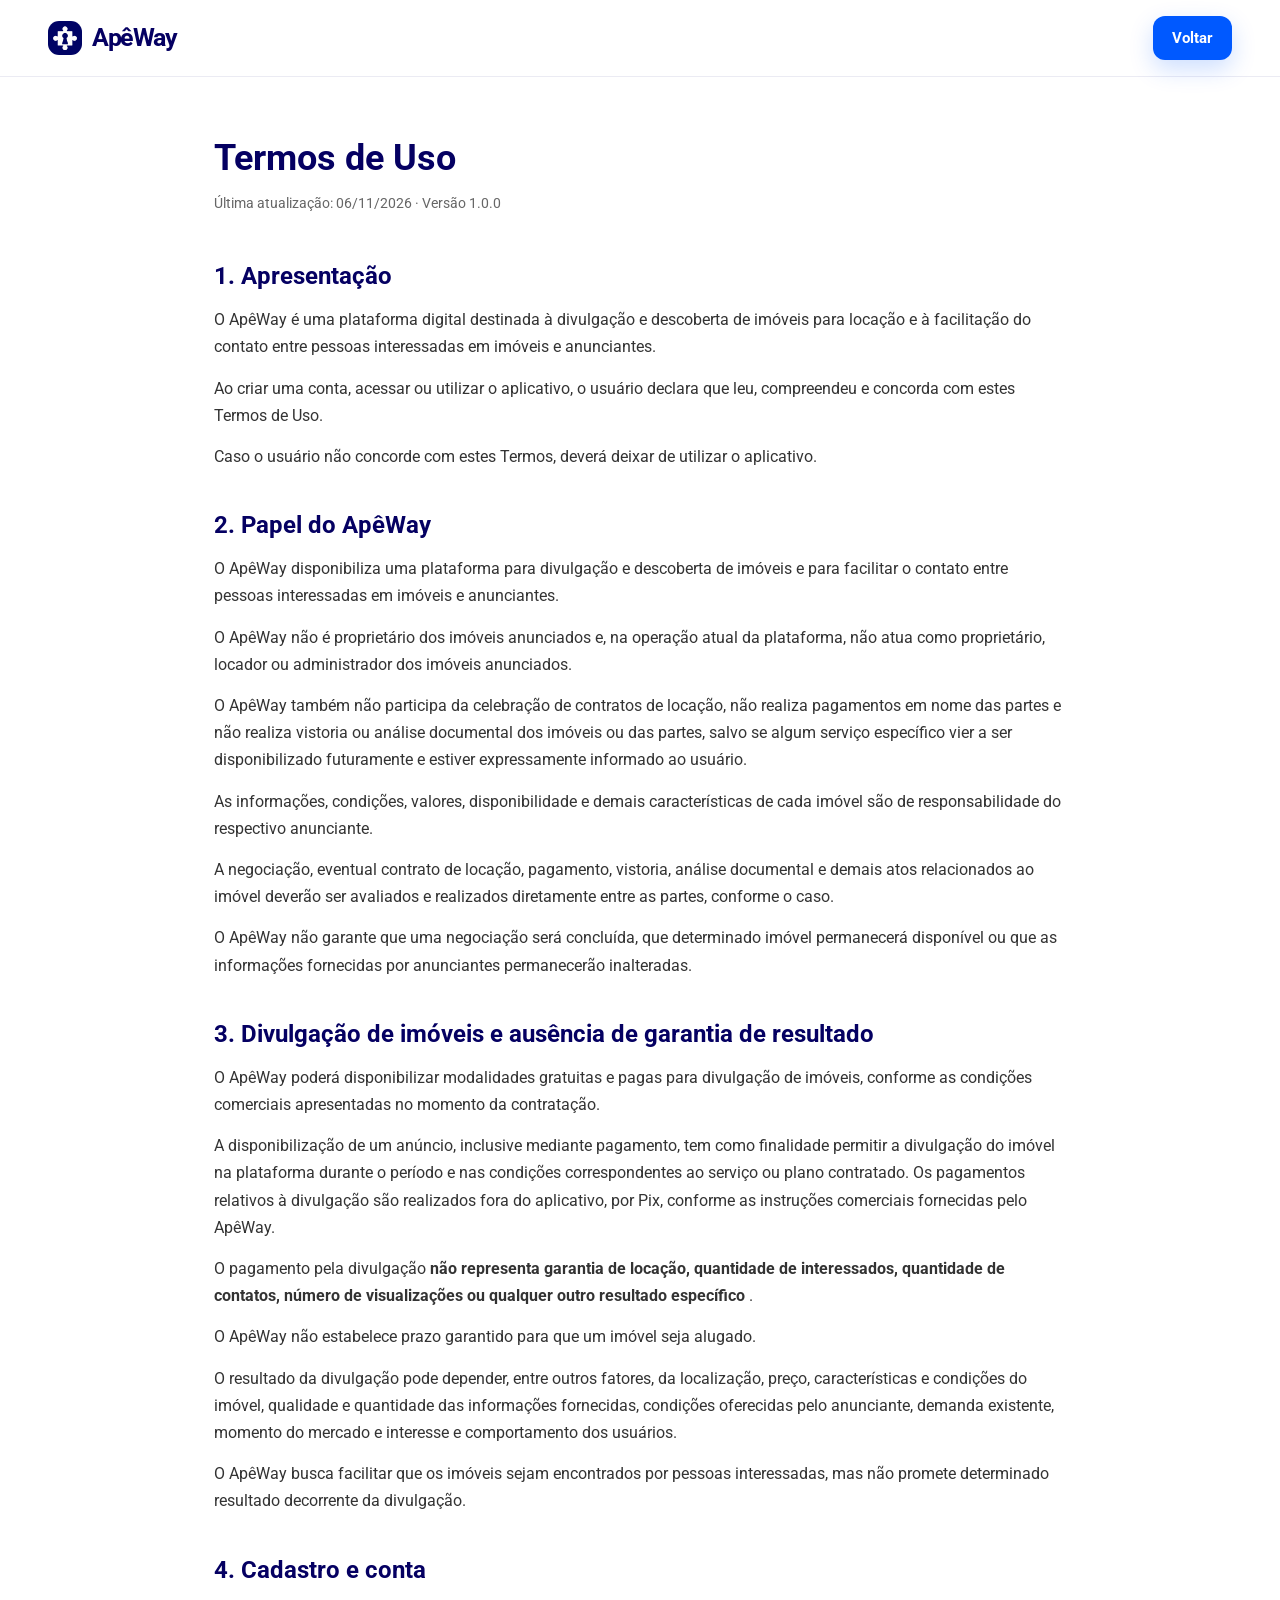
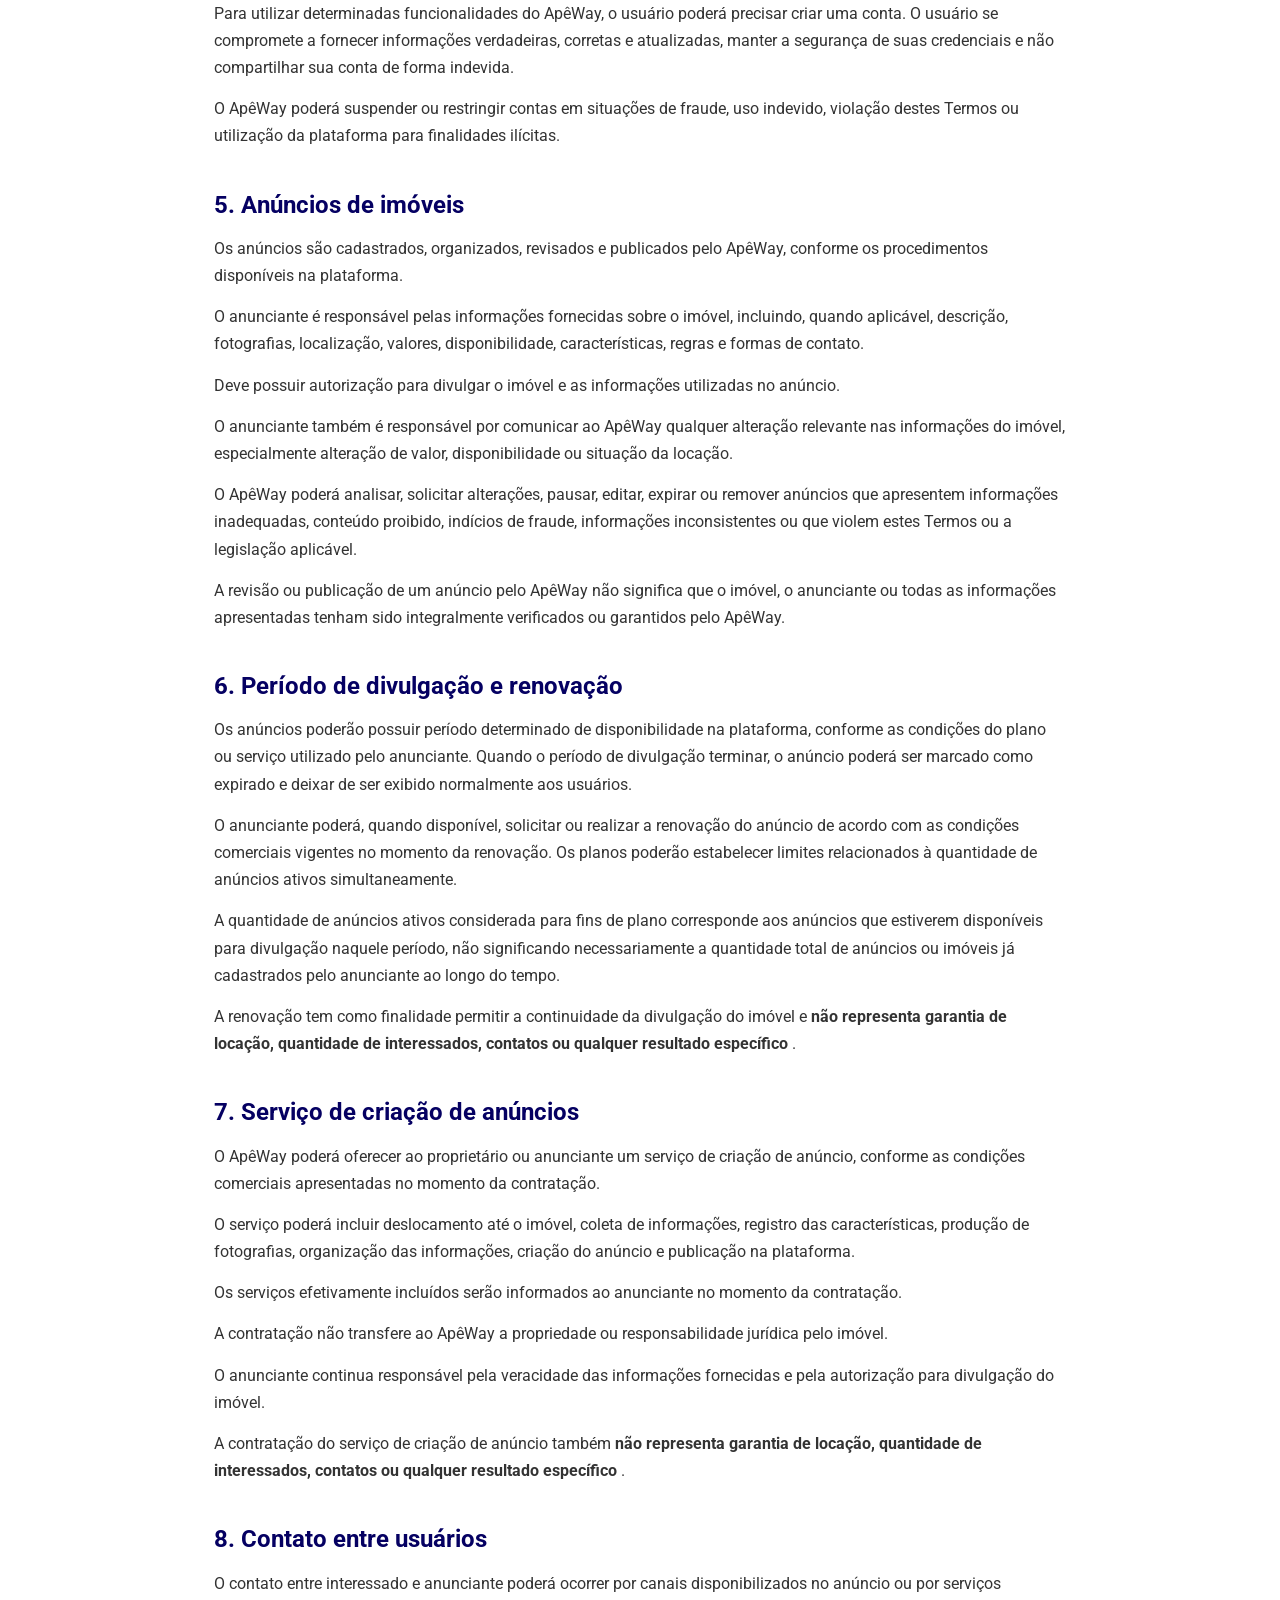
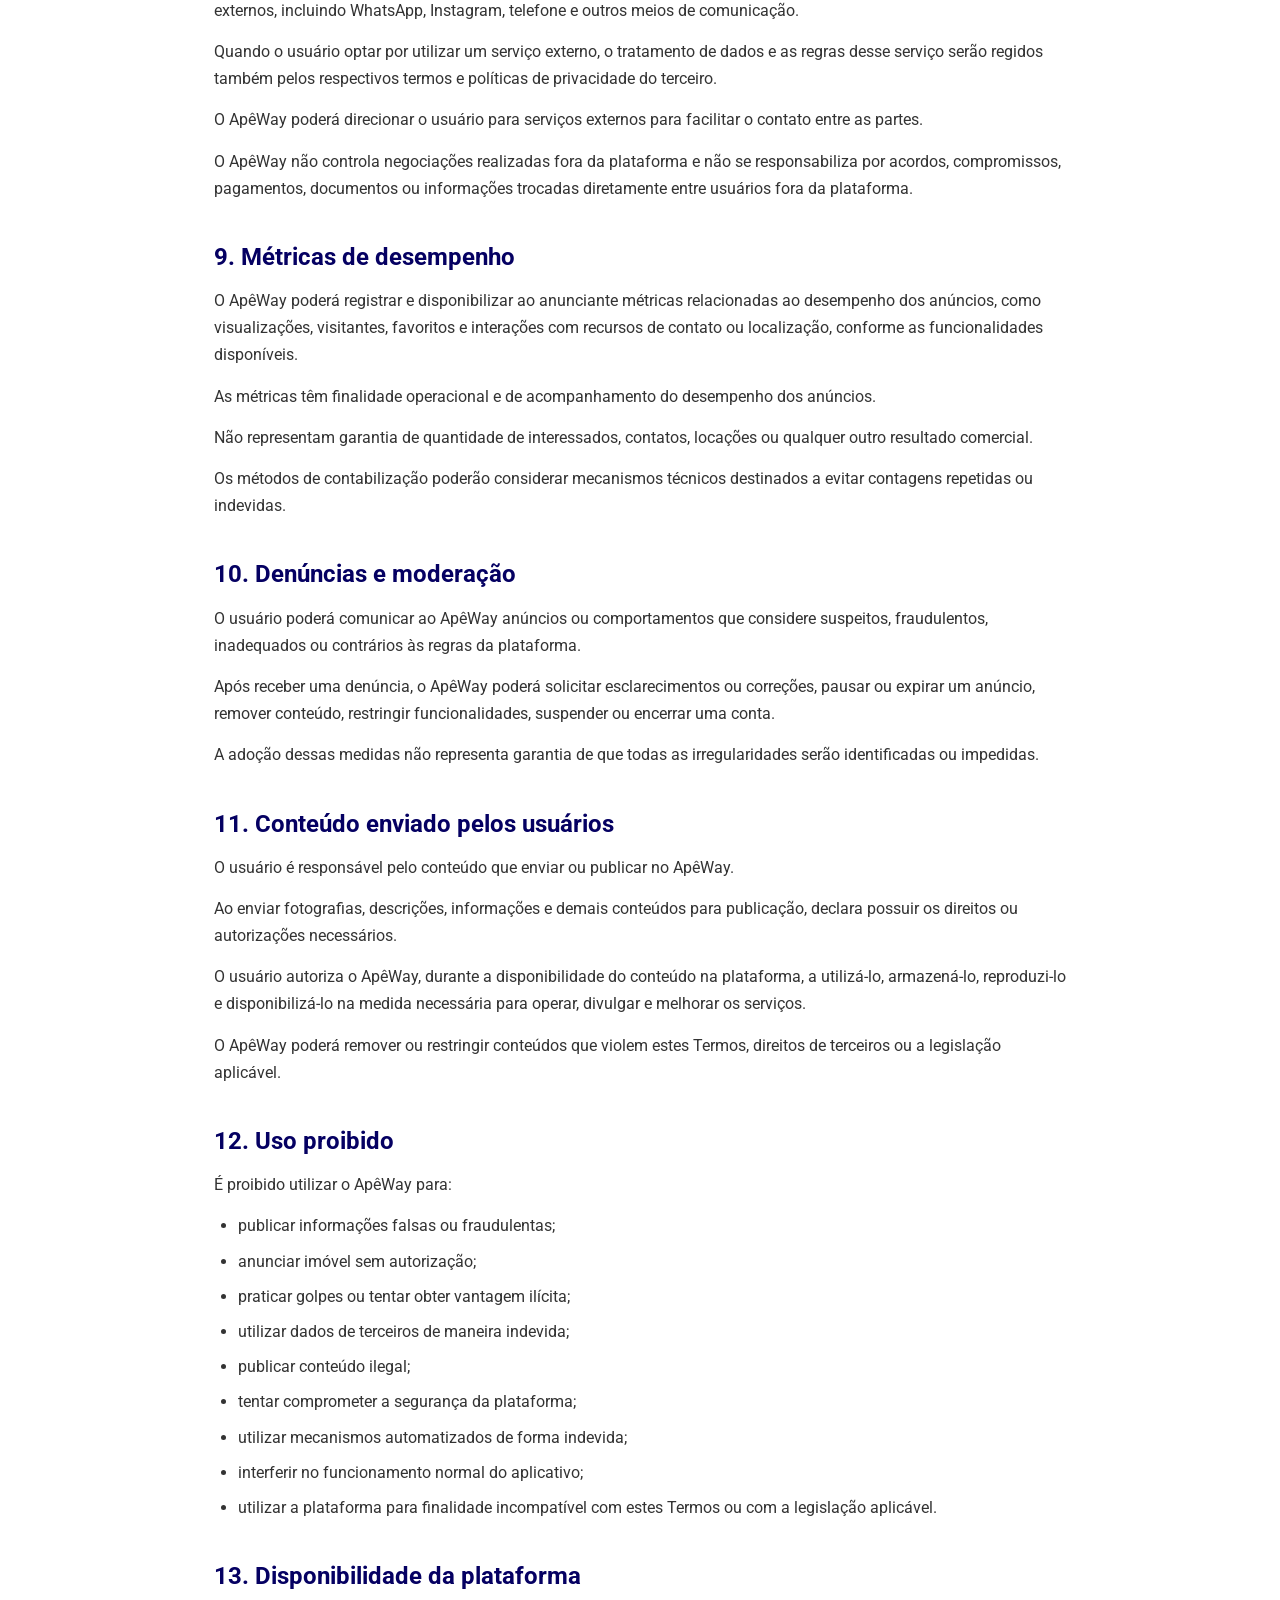
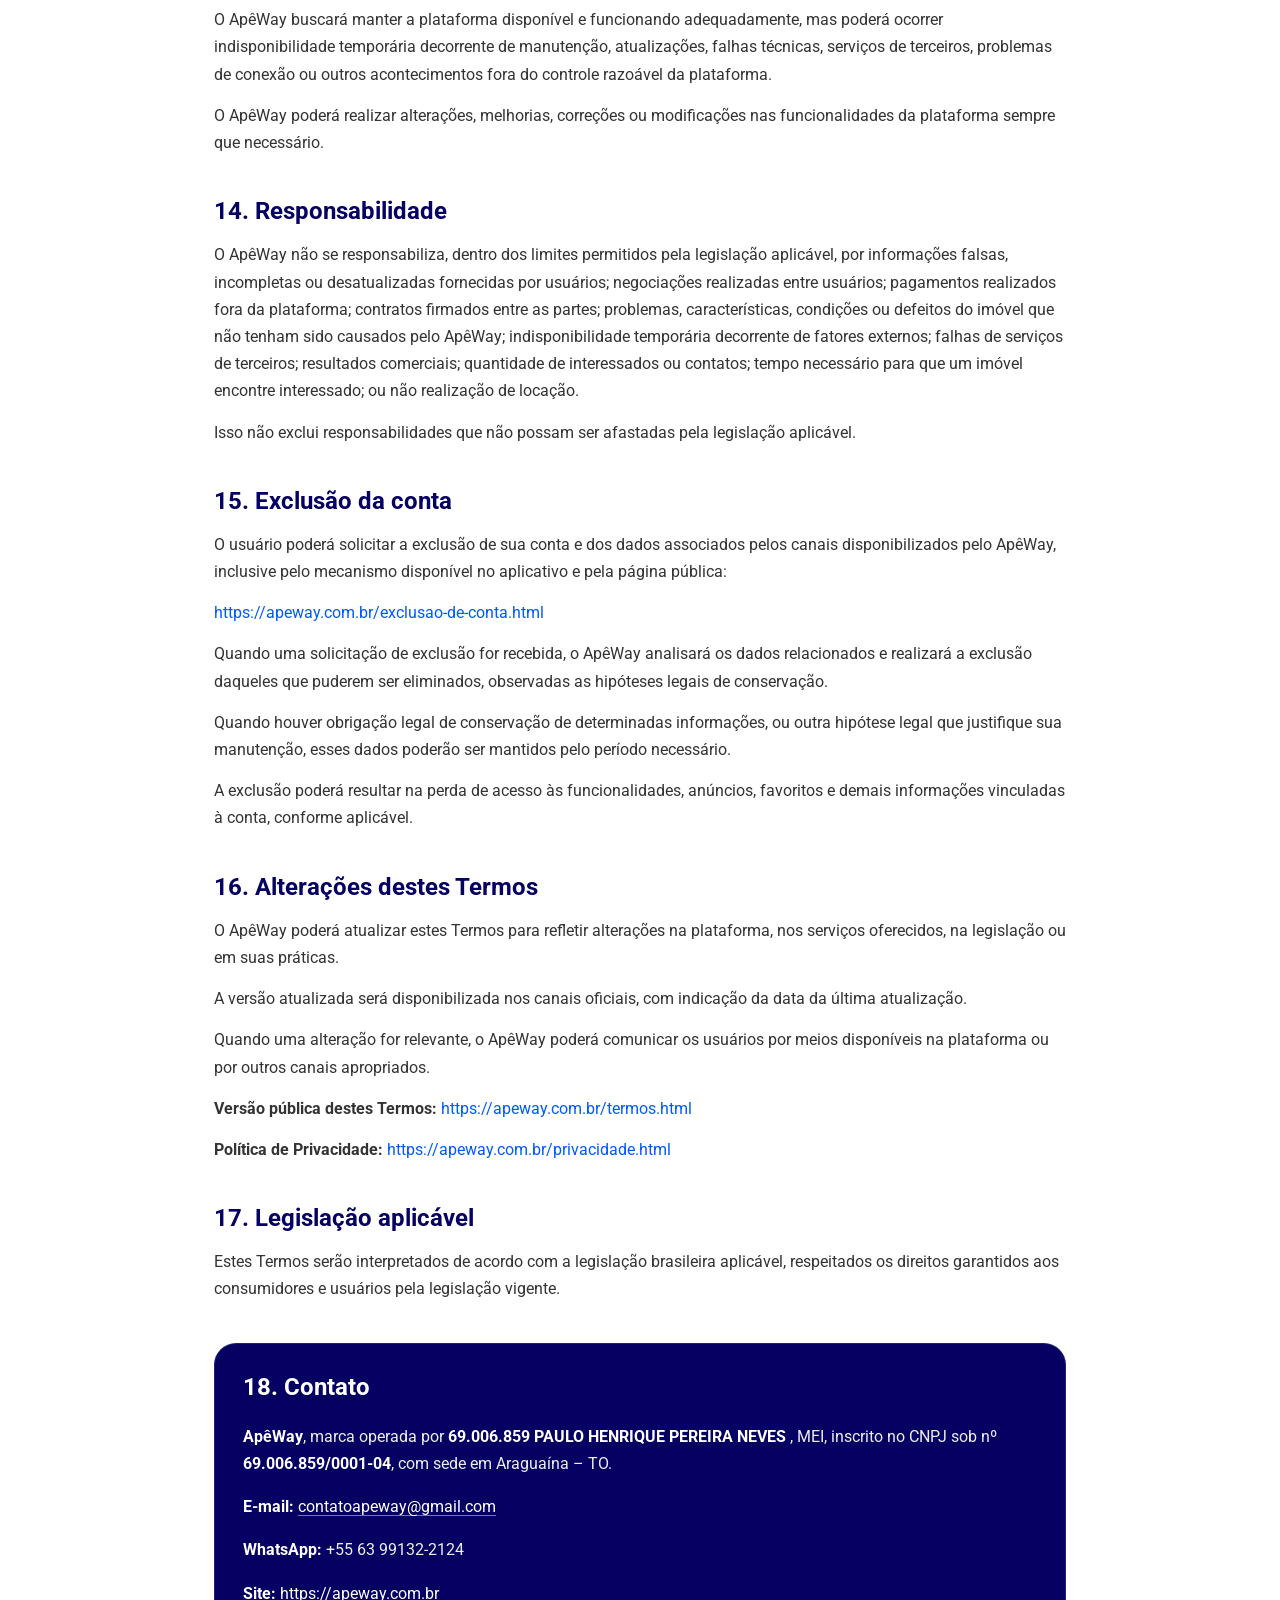
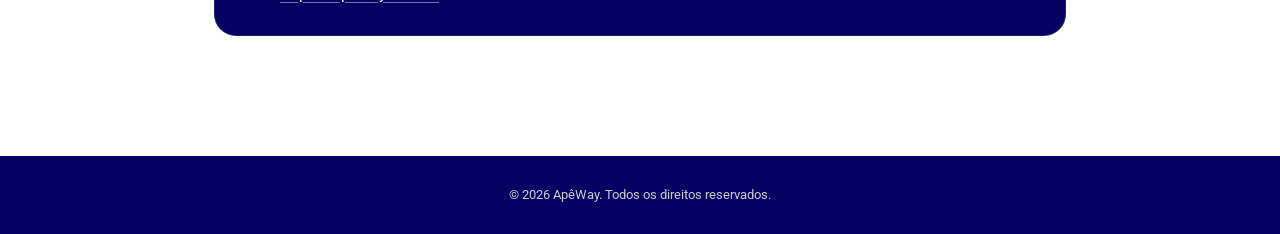
<file: termos.html>
<!DOCTYPE html>
<html lang="pt-BR">

<head>
    <meta charset="UTF-8">
    <meta name="viewport" content="width=device-width, initial-scale=1.0">

    <title>Termos de Uso — ApêWay</title>

    <meta
        name="description"
        content="Termos de Uso do ApêWay."
    >

    <link rel="preconnect" href="https://fonts.googleapis.com">
    <link rel="preconnect" href="https://fonts.gstatic.com" crossorigin>

    <link
        href="https://fonts.googleapis.com/css2?family=Roboto:wght@400;500;700&display=swap"
        rel="stylesheet"
    >

    <style>
        * {
            box-sizing: border-box;
            margin: 0;
            padding: 0;
        }

        body {
            font-family: 'Roboto', sans-serif;
            background: #ffffff;
            color: #111111;
            line-height: 1.7;
        }

        a {
            color: #0059FF;
            text-decoration: none;
        }

        a:hover {
            text-decoration: underline;
        }

        header {
            border-bottom: 1px solid #eeeeee;
            background: #ffffff;
        }

        .header-container {
            max-width: 900px;
            margin: auto;
            padding: 20px 24px;

            display: flex;
            justify-content: space-between;
            align-items: center;
        }

        .logo {
            color: #050062;
            font-size: 24px;
            font-weight: 700;
        }

        .back-link {
            font-size: 14px;
            font-weight: 500;
            color: #0059FF;
        }

        main {
            max-width: 900px;
            margin: auto;
            padding: 60px 24px 80px;
        }

        .page-header {
            margin-bottom: 45px;
        }

        .page-header h1 {
            color: #050062;
            font-size: 36px;
            line-height: 1.2;
            margin-bottom: 12px;
        }

        .updated {
            color: #666666;
            font-size: 14px;
        }

        section {
            margin-bottom: 40px;
        }

        h2 {
            color: #050062;
            font-size: 24px;
            line-height: 1.3;
            margin-bottom: 14px;
        }

        h3 {
            color: #111111;
            font-size: 18px;
            margin: 24px 0 8px;
        }

        p {
            font-size: 16px;
            margin-bottom: 14px;
            color: #333333;
        }

        ul {
            margin: 12px 0 18px 24px;
        }

        li {
            margin-bottom: 8px;
            color: #333333;
        }

        .highlight {
            background: #f5f6ff;
            border-left: 4px solid #0059FF;
            padding: 18px 20px;
            border-radius: 0 10px 10px 0;
            margin: 20px 0;
        }

        .contact-box {
            background: #050062;
            color: #ffffff;
            border-radius: 16px;
            padding: 28px;
            margin-top: 20px;
        }

        .contact-box h2 {
            color: #ffffff;
        }

        .contact-box p {
            color: #eeeeee;
        }

        .contact-box a {
            color: #ffffff;
        }

        footer {
            background: #050062;
            color: #ffffff;
            text-align: center;
            padding: 28px 24px;
        }

        footer p {
            color: #cccccc;
            font-size: 13px;
            margin: 0;
        }

        @media (max-width: 700px) {

            main {
                padding: 40px 20px 60px;
            }

            .page-header h1 {
                font-size: 30px;
            }

            h2 {
                font-size: 21px;
            }

            p,
            li {
                font-size: 15px;
            }

            .header-container {
                padding: 18px 20px;
            }
        }
    </style>
    <link rel="stylesheet" href="assets/legal-header.css">
    <link rel="stylesheet" href="assets/legal-contact.css">
<link rel="icon" type="image/png" sizes="512x512" href="assets/apeway-logo.png">
<link rel="apple-touch-icon" href="assets/apeway-logo.png">
</head>

<body>

<header class="legal-site-header">

    <div class="header-container">

        <a href="index.html" class="logo" aria-label="ApêWay, página inicial">
            <img src="assets/apeway-logo.png" width="34" height="34" alt="">
            <span>ApêWay</span>
        </a>

        <a href="index.html" class="back-link">
            Voltar
        </a>

    </div>

</header>


<main>

    <div class="page-header">

        <h1>Termos de Uso</h1>

        <p class="updated">
            Última atualização: 06/11/2026 · Versão 1.0.0
        </p>

    </div>


    <section>

        <h2>1. Apresentação</h2>

        <p>
            O ApêWay é uma plataforma digital destinada à divulgação e descoberta
            de imóveis para locação e à facilitação do contato entre pessoas
            interessadas em imóveis e anunciantes.
        </p>

        <p>
            Ao criar uma conta, acessar ou utilizar o aplicativo, o usuário
            declara que leu, compreendeu e concorda com estes Termos de Uso.
        </p>

        <p>
            Caso o usuário não concorde com estes Termos, deverá deixar de
            utilizar o aplicativo.
        </p>

    </section>


    <section>

        <h2>2. Papel do ApêWay</h2>

        <p>
            O ApêWay disponibiliza uma plataforma para divulgação e descoberta
            de imóveis e para facilitar o contato entre pessoas interessadas
            em imóveis e anunciantes.
        </p>

        <p>
            O ApêWay não é proprietário dos imóveis anunciados e, na operação
            atual da plataforma, não atua como proprietário, locador ou
            administrador dos imóveis anunciados.
        </p>

        <p>
            O ApêWay também não participa da celebração de contratos de locação,
            não realiza pagamentos em nome das partes e não realiza vistoria ou
            análise documental dos imóveis ou das partes, salvo se algum serviço
            específico vier a ser disponibilizado futuramente e estiver
            expressamente informado ao usuário.
        </p>

        <p>
            As informações, condições, valores, disponibilidade e demais
            características de cada imóvel são de responsabilidade do
            respectivo anunciante.
        </p>

        <p>
            A negociação, eventual contrato de locação, pagamento, vistoria,
            análise documental e demais atos relacionados ao imóvel deverão ser
            avaliados e realizados diretamente entre as partes, conforme o caso.
        </p>

        <p>
            O ApêWay não garante que uma negociação será concluída, que
            determinado imóvel permanecerá disponível ou que as informações
            fornecidas por anunciantes permanecerão inalteradas.
        </p>

    </section>


    <section>

        <h2>3. Divulgação de imóveis e ausência de garantia de resultado</h2>

        <p>
            O ApêWay poderá disponibilizar modalidades gratuitas e pagas para
            divulgação de imóveis, conforme as condições comerciais apresentadas
            no momento da contratação.
        </p>

        <p>
            A disponibilização de um anúncio, inclusive mediante pagamento,
            tem como finalidade permitir a divulgação do imóvel na plataforma
            durante o período e nas condições correspondentes ao serviço ou
            plano contratado. Os pagamentos relativos à divulgação são realizados
            fora do aplicativo, por Pix, conforme as instruções comerciais
            fornecidas pelo ApêWay.
        </p>

        <p>
            O pagamento pela divulgação
            <strong>
                não representa garantia de locação, quantidade de
                interessados, quantidade de contatos, número de visualizações
                ou qualquer outro resultado específico
            </strong>.
        </p>

        <p>
            O ApêWay não estabelece prazo garantido para que um imóvel seja
            alugado.
        </p>

        <p>
            O resultado da divulgação pode depender, entre outros fatores,
            da localização, preço, características e condições do imóvel,
            qualidade e quantidade das informações fornecidas, condições
            oferecidas pelo anunciante, demanda existente, momento do mercado
            e interesse e comportamento dos usuários.
        </p>

        <p>
            O ApêWay busca facilitar que os imóveis sejam encontrados por
            pessoas interessadas, mas não promete determinado resultado
            decorrente da divulgação.
        </p>

    </section>


    <section>

        <h2>4. Cadastro e conta</h2>

        <p>
            Para utilizar determinadas funcionalidades do ApêWay, o usuário
            poderá precisar criar uma conta. O usuário se compromete a fornecer
            informações verdadeiras, corretas e atualizadas, manter a segurança
            de suas credenciais e não compartilhar sua conta de forma indevida.
        </p>

        <p>
            O ApêWay poderá suspender ou restringir contas em situações de
            fraude, uso indevido, violação destes Termos ou utilização da
            plataforma para finalidades ilícitas.
        </p>

    </section>


    <section>

        <h2>5. Anúncios de imóveis</h2>

        <p>
            Os anúncios são cadastrados, organizados, revisados e publicados
            pelo ApêWay, conforme os procedimentos disponíveis na plataforma.
        </p>

        <p>
            O anunciante é responsável pelas informações fornecidas sobre o
            imóvel, incluindo, quando aplicável, descrição, fotografias,
            localização, valores, disponibilidade,
            características, regras e formas de contato.
        </p>

        <p>
            Deve possuir autorização para divulgar o imóvel e as informações
            utilizadas no anúncio.
        </p>

        <p>
            O anunciante também é responsável por comunicar ao ApêWay qualquer
            alteração relevante nas informações do imóvel, especialmente
            alteração de valor, disponibilidade ou situação da locação.
        </p>

        <p>
            O ApêWay poderá analisar, solicitar alterações, pausar, editar,
            expirar ou remover anúncios que apresentem informações inadequadas,
            conteúdo proibido, indícios de fraude, informações inconsistentes
            ou que violem estes Termos ou a legislação aplicável.
        </p>

        <p>
            A revisão ou publicação de um anúncio pelo ApêWay não significa que
            o imóvel, o anunciante ou todas as informações apresentadas tenham
            sido integralmente verificados ou garantidos pelo ApêWay.
        </p>

    </section>


    <section>

        <h2>6. Período de divulgação e renovação</h2>

        <p>
            Os anúncios poderão possuir período determinado de disponibilidade
            na plataforma, conforme as condições do plano ou serviço utilizado
            pelo anunciante. Quando o período de divulgação terminar, o anúncio
            poderá ser marcado como expirado e deixar de ser exibido normalmente
            aos usuários.
        </p>

        <p>
            O anunciante poderá, quando disponível, solicitar ou realizar a
            renovação do anúncio de acordo com as condições comerciais vigentes
            no momento da renovação. Os planos poderão estabelecer limites
            relacionados à quantidade de anúncios ativos simultaneamente.
        </p>

        <p>
            A quantidade de anúncios ativos considerada para fins de plano
            corresponde aos anúncios que estiverem disponíveis para divulgação
            naquele período, não significando necessariamente a quantidade total
            de anúncios ou imóveis já cadastrados pelo anunciante ao longo do
            tempo.
        </p>

        <p>
            A renovação tem como finalidade permitir a continuidade da divulgação
            do imóvel e
            <strong>
                não representa garantia de locação, quantidade de
                interessados, contatos ou qualquer resultado específico
            </strong>.
        </p>

    </section>


    <section>

        <h2>7. Serviço de criação de anúncios</h2>

        <p>
            O ApêWay poderá oferecer ao proprietário ou anunciante um serviço
            de criação de anúncio, conforme as condições comerciais apresentadas
            no momento da contratação.
        </p>

        <p>
            O serviço poderá incluir deslocamento até o imóvel, coleta de
            informações, registro das características, produção de fotografias,
            organização das informações, criação do anúncio e publicação na
            plataforma.
        </p>

        <p>
            Os serviços efetivamente incluídos serão informados ao anunciante
            no momento da contratação.
        </p>

        <p>
            A contratação não transfere ao ApêWay a propriedade ou responsabilidade
            jurídica pelo imóvel.
        </p>

        <p>
            O anunciante continua responsável pela veracidade das informações
            fornecidas e pela autorização para divulgação do imóvel.
        </p>

        <p>
            A contratação do serviço de criação de anúncio também
            <strong>
                não representa garantia de locação, quantidade de
                interessados, contatos ou qualquer resultado específico
            </strong>.
        </p>

    </section>


    <section>

        <h2>8. Contato entre usuários</h2>

        <p>
            O contato entre interessado e anunciante poderá ocorrer por canais
            disponibilizados no anúncio ou por serviços externos, incluindo
            WhatsApp, Instagram, telefone e outros meios de comunicação.
        </p>

        <p>
            Quando o usuário optar por utilizar um serviço externo, o tratamento
            de dados e as regras desse serviço serão regidos também pelos
            respectivos termos e políticas de privacidade do terceiro.
        </p>

        <p>
            O ApêWay poderá direcionar o usuário para serviços externos para
            facilitar o contato entre as partes.
        </p>

        <p>
            O ApêWay não controla negociações realizadas fora da plataforma
            e não se responsabiliza por acordos, compromissos, pagamentos,
            documentos ou informações trocadas diretamente entre usuários
            fora da plataforma.
        </p>

    </section>


    <section>

        <h2>9. Métricas de desempenho</h2>

        <p>
            O ApêWay poderá registrar e disponibilizar ao anunciante métricas
            relacionadas ao desempenho dos anúncios, como visualizações,
            visitantes, favoritos e interações com recursos de contato ou
            localização, conforme as funcionalidades disponíveis.
        </p>

        <p>
            As métricas têm finalidade operacional e de acompanhamento do
            desempenho dos anúncios.
        </p>

        <p>
            Não representam garantia de quantidade de interessados, contatos,
            locações ou qualquer outro resultado comercial.
        </p>

        <p>
            Os métodos de contabilização poderão considerar mecanismos técnicos
            destinados a evitar contagens repetidas ou indevidas.
        </p>

    </section>


    <section>

        <h2>10. Denúncias e moderação</h2>

        <p>
            O usuário poderá comunicar ao ApêWay anúncios ou comportamentos
            que considere suspeitos, fraudulentos, inadequados ou contrários
            às regras da plataforma.
        </p>

        <p>
            Após receber uma denúncia, o ApêWay poderá solicitar esclarecimentos
            ou correções, pausar ou expirar um anúncio, remover conteúdo,
            restringir funcionalidades, suspender ou encerrar uma conta.
        </p>

        <p>
            A adoção dessas medidas não representa garantia de que todas as
            irregularidades serão identificadas ou impedidas.
        </p>

    </section>


    <section>

        <h2>11. Conteúdo enviado pelos usuários</h2>

        <p>
            O usuário é responsável pelo conteúdo que enviar ou publicar
            no ApêWay.
        </p>

        <p>
            Ao enviar fotografias, descrições, informações e demais conteúdos
            para publicação, declara possuir os direitos ou autorizações
            necessários.
        </p>

        <p>
            O usuário autoriza o ApêWay, durante a disponibilidade do conteúdo
            na plataforma, a utilizá-lo, armazená-lo, reproduzi-lo e
            disponibilizá-lo na medida necessária para operar, divulgar e
            melhorar os serviços.
        </p>

        <p>
            O ApêWay poderá remover ou restringir conteúdos que violem estes
            Termos, direitos de terceiros ou a legislação aplicável.
        </p>

    </section>


    <section>

        <h2>12. Uso proibido</h2>

        <p>
            É proibido utilizar o ApêWay para:
        </p>

        <ul>

            <li>
                publicar informações falsas ou fraudulentas;
            </li>

            <li>
                anunciar imóvel sem autorização;
            </li>

            <li>
                praticar golpes ou tentar obter vantagem ilícita;
            </li>

            <li>
                utilizar dados de terceiros de maneira indevida;
            </li>

            <li>
                publicar conteúdo ilegal;
            </li>

            <li>
                tentar comprometer a segurança da plataforma;
            </li>

            <li>
                utilizar mecanismos automatizados de forma indevida;
            </li>

            <li>
                interferir no funcionamento normal do aplicativo;
            </li>

            <li>
                utilizar a plataforma para finalidade incompatível com estes
                Termos ou com a legislação aplicável.
            </li>

        </ul>

    </section>


    <section>

        <h2>13. Disponibilidade da plataforma</h2>

        <p>
            O ApêWay buscará manter a plataforma disponível e funcionando
            adequadamente, mas poderá ocorrer indisponibilidade temporária
            decorrente de manutenção, atualizações, falhas técnicas, serviços
            de terceiros, problemas de conexão ou outros acontecimentos fora
            do controle razoável da plataforma.
        </p>

        <p>
            O ApêWay poderá realizar alterações, melhorias, correções ou
            modificações nas funcionalidades da plataforma sempre que necessário.
        </p>

    </section>


    <section>

        <h2>14. Responsabilidade</h2>

        <p>
            O ApêWay não se responsabiliza, dentro dos limites permitidos
            pela legislação aplicável, por informações falsas, incompletas
            ou desatualizadas fornecidas por usuários; negociações realizadas
            entre usuários; pagamentos realizados fora da plataforma; contratos
            firmados entre as partes; problemas, características, condições ou
            defeitos do imóvel que não tenham sido causados pelo ApêWay;
            indisponibilidade temporária decorrente de fatores externos;
            falhas de serviços de terceiros; resultados comerciais; quantidade
            de interessados ou contatos; tempo necessário para que um imóvel
            encontre interessado; ou não realização de locação.
        </p>

        <p>
            Isso não exclui responsabilidades que não possam ser afastadas
            pela legislação aplicável.
        </p>

    </section>


    <section>

        <h2>15. Exclusão da conta</h2>

        <p>
            O usuário poderá solicitar a exclusão de sua conta e dos dados
            associados pelos canais disponibilizados pelo ApêWay, inclusive
            pelo mecanismo disponível no aplicativo e pela página pública:
        </p>

        <p>
            <a
                href="https://apeway.com.br/exclusao-de-conta.html"
                target="_blank"
                rel="noopener noreferrer"
            >
                https://apeway.com.br/exclusao-de-conta.html
            </a>
        </p>

        <p>
            Quando uma solicitação de exclusão for recebida, o ApêWay analisará
            os dados relacionados e realizará a exclusão daqueles que puderem
            ser eliminados, observadas as hipóteses legais de conservação.
        </p>

        <p>
            Quando houver obrigação legal de conservação de determinadas
            informações, ou outra hipótese legal que justifique sua manutenção,
            esses dados poderão ser mantidos pelo período necessário.
        </p>

        <p>
            A exclusão poderá resultar na perda de acesso às funcionalidades,
            anúncios, favoritos e demais informações vinculadas à conta,
            conforme aplicável.
        </p>

    </section>


    <section>

        <h2>16. Alterações destes Termos</h2>

        <p>
            O ApêWay poderá atualizar estes Termos para refletir alterações
            na plataforma, nos serviços oferecidos, na legislação ou em suas
            práticas.
        </p>

        <p>
            A versão atualizada será disponibilizada nos canais oficiais,
            com indicação da data da última atualização.
        </p>

        <p>
            Quando uma alteração for relevante, o ApêWay poderá comunicar os
            usuários por meios disponíveis na plataforma ou por outros canais
            apropriados.
        </p>

        <p>
            <strong>
                Versão pública destes Termos:
            </strong>
            <a
                href="https://apeway.com.br/termos.html"
                target="_blank"
                rel="noopener noreferrer"
            >
                https://apeway.com.br/termos.html
            </a>
        </p>

        <p>
            <strong>
                Política de Privacidade:
            </strong>
            <a
                href="https://apeway.com.br/privacidade.html"
                target="_blank"
                rel="noopener noreferrer"
            >
                https://apeway.com.br/privacidade.html
            </a>
        </p>

    </section>


    <section>

        <h2>17. Legislação aplicável</h2>

        <p>
            Estes Termos serão interpretados de acordo com a legislação
            brasileira aplicável, respeitados os direitos garantidos aos
            consumidores e usuários pela legislação vigente.
        </p>

    </section>


    <section class="contact-box">

        <h2>18. Contato</h2>

        <p>
            <strong>ApêWay</strong>, marca operada por
            <strong>
                69.006.859 PAULO HENRIQUE PEREIRA NEVES
            </strong>,
            MEI, inscrito no CNPJ sob nº
            <strong>69.006.859/0001-04</strong>,
            com sede em Araguaína – TO.
        </p>

        <p>
            <strong>E-mail:</strong>
            <a href="mailto:contatoapeway@gmail.com">
                contatoapeway@gmail.com
            </a>
        </p>

        <p>
            <strong>WhatsApp:</strong>
            +55 63 99132-2124
        </p>

        <p>
            <strong>Site:</strong>
            <a
                href="https://apeway.com.br"
                target="_blank"
                rel="noopener noreferrer"
            >
                https://apeway.com.br
            </a>
        </p>

    </section>

</main>


<footer>

    <p>
        © 2026 ApêWay. Todos os direitos reservados.
    </p>

</footer>


</body>

</html>
</file>
<file: assets/site.css>
:root{--navy:#050062;--blue:#0059ff;--ink:#141522;--muted:#626779;--soft:#f5f7fc;--line:#e5e8f0;--white:#fff;--radius:22px;--shadow:0 18px 55px rgba(5,0,98,.09);--max:1160px}
*{box-sizing:border-box}html{scroll-behavior:smooth;scroll-padding-top:95px}body{margin:0;font-family:Roboto,Arial,sans-serif;color:var(--ink);background:#fff;line-height:1.65}a{color:inherit;text-decoration:none}img{max-width:100%;display:block}button{font:inherit}.container{width:min(var(--max),calc(100% - 44px));margin:auto}.section{padding:88px 0}.section.soft{background:var(--soft)}.eyebrow{display:inline-flex;align-items:center;gap:9px;color:var(--blue);font-size:.82rem;font-weight:700;letter-spacing:.08em;text-transform:uppercase}.eyebrow:before{content:"";width:23px;height:2px;background:currentColor}.section-head{max-width:720px;margin-bottom:38px}.section-head h2{font-size:clamp(2rem,4vw,3rem);line-height:1.12;letter-spacing:-.045em;color:var(--navy);margin:12px 0}.section-head p{font-size:1.08rem;color:var(--muted);margin:0}.btn{display:inline-flex;align-items:center;justify-content:center;gap:10px;min-height:50px;padding:13px 22px;border-radius:12px;font-weight:700;transition:.2s ease;border:1px solid transparent;cursor:pointer}.btn:hover{transform:translateY(-2px)}.btn-primary{background:var(--blue);color:#fff;box-shadow:0 9px 24px rgba(0,89,255,.2)}.btn-white{background:#fff;color:var(--navy)}.btn-outline{border-color:rgba(255,255,255,.45);color:#fff;background:transparent}.btn-line{border-color:var(--line);color:var(--navy);background:#fff}.site-header{position:sticky;top:0;z-index:50;background:rgba(255,255,255,.94);backdrop-filter:blur(14px);border-bottom:1px solid rgba(5,0,98,.08)}.header-inner{height:76px;display:flex;align-items:center;justify-content:space-between;gap:22px}.brand{display:flex;align-items:center;gap:10px;font-size:1.55rem;font-weight:800;letter-spacing:-.06em;color:var(--navy)}.brand-mark{width:34px;height:34px;border-radius:11px;background:linear-gradient(145deg,var(--blue),var(--navy));display:grid;place-items:center;color:#fff;font-size:18px;letter-spacing:0}.nav{display:flex;align-items:center;gap:27px;font-size:.93rem;font-weight:600}.nav a:not(.btn):hover{color:var(--blue)}.nav .btn{min-height:43px;padding:10px 16px}.menu-toggle{display:none;border:1px solid var(--line);background:#fff;color:var(--navy);width:44px;height:44px;border-radius:12px;font-size:1.35rem}
.hero{position:relative;overflow:hidden;background:linear-gradient(120deg,#050062 0%,#08047f 55%,#0754db 100%);color:#fff;padding:84px 0 92px}.hero:after{content:"";position:absolute;width:560px;height:560px;border:1px solid rgba(255,255,255,.12);border-radius:50%;right:-130px;top:-220px;box-shadow:0 0 0 55px rgba(255,255,255,.035),0 0 0 110px rgba(255,255,255,.025)}.hero-grid{position:relative;z-index:1;display:grid;grid-template-columns:1.08fr .92fr;align-items:center;gap:60px}.hero .eyebrow{color:#cbd8ff}.hero h1{font-size:clamp(2.8rem,6vw,5rem);line-height:1.02;letter-spacing:-.06em;margin:18px 0 22px;max-width:720px}.hero p{font-size:1.17rem;color:#e2e7ff;max-width:610px;margin:0 0 30px}.hero-actions{display:flex;gap:12px;flex-wrap:wrap}.hero-note{font-size:.86rem;color:#d1d8ff;margin-top:20px}.app-preview{position:relative;max-width:430px;margin:auto;background:#fff;padding:10px;border-radius:30px;box-shadow:0 35px 80px rgba(0,0,0,.3);transform:rotate(1.5deg)}.app-preview img{width:100%;height:510px;object-fit:cover;object-position:top;border-radius:22px}.preview-tag{position:absolute;left:-25px;bottom:28px;background:#fff;color:var(--navy);border-radius:14px;padding:12px 17px;box-shadow:var(--shadow);font-weight:700;font-size:.9rem}.trust-strip{border-bottom:1px solid var(--line);background:#fff}.trust-inner{display:flex;justify-content:space-between;gap:22px;padding:20px 0;color:var(--muted);font-size:.92rem;flex-wrap:wrap}.trust-inner span{display:flex;align-items:center;gap:9px}.trust-inner b{color:var(--navy)}
.grid-2{display:grid;grid-template-columns:repeat(2,1fr);gap:22px}.grid-3{display:grid;grid-template-columns:repeat(3,1fr);gap:20px}.grid-4{display:grid;grid-template-columns:repeat(4,1fr);gap:17px}.panel,.feature,.price-card,.choice{background:#fff;border:1px solid var(--line);border-radius:var(--radius);padding:28px;box-shadow:0 5px 24px rgba(20,21,34,.025)}.panel h3,.feature h3,.choice h3{font-size:1.28rem;line-height:1.25;margin:0 0 10px;color:var(--navy)}.panel p,.feature p,.choice p{color:var(--muted);margin:0}.steps{display:grid;gap:17px;margin-top:25px}.step{display:flex;gap:13px;align-items:flex-start}.step-num{flex:0 0 32px;height:32px;border-radius:10px;background:#edf2ff;color:var(--blue);display:grid;place-items:center;font-weight:800}.step strong{display:block;margin-bottom:2px}.step p{font-size:.94rem}.choice{display:flex;flex-direction:column;min-height:285px}.choice .eyebrow{margin-bottom:13px}.choice .btn{margin-top:auto;align-self:flex-start}.feature{padding:24px}.feature-icon{width:44px;height:44px;border-radius:13px;background:#edf2ff;color:var(--blue);display:grid;place-items:center;font-size:1.2rem;margin-bottom:18px;font-weight:800}.feature p{font-size:.95rem}.screen-grid{display:grid;grid-template-columns:repeat(3,1fr);gap:18px;align-items:start}.screen{padding:9px;background:#fff;border:1px solid var(--line);border-radius:20px;box-shadow:var(--shadow)}.screen img{width:100%;height:440px;object-fit:contain;object-position:top;border-radius:13px;background:#f3f4f8}.screen figcaption{padding:13px 9px 7px;font-weight:700;color:var(--navy);font-size:.93rem}.demo-warning{margin-top:22px;padding:15px 18px;border-radius:12px;background:#fff8e8;color:#6d4c00;border:1px solid #f5dfae;font-size:.9rem}.pricing-area{background:var(--soft)}.price-card{position:relative;display:flex;flex-direction:column}.price-card h3{margin:0;color:var(--navy);font-size:1.2rem}.price-card .sub{color:var(--muted);font-size:.9rem;min-height:48px}.price{font-size:2.1rem;line-height:1.1;font-weight:800;color:var(--navy);margin:22px 0 4px;letter-spacing:-.04em}.period{font-size:.84rem;color:var(--muted)}.price-card .detail{font-size:.9rem;color:var(--muted);margin:20px 0 24px}.price-card .btn{margin-top:auto;width:100%}.price-card.highlight{border:2px solid var(--blue);box-shadow:var(--shadow)}.ribbon{font-size:.72rem;font-weight:800;color:var(--blue);letter-spacing:.06em;margin-bottom:12px}.price-footnote{margin-top:22px;color:var(--muted);font-size:.9rem}.service-box{display:grid;grid-template-columns:1.2fr .8fr;gap:35px;align-items:center;background:var(--navy);border-radius:28px;padding:44px;color:#fff}.service-box h2{font-size:clamp(2rem,4vw,3rem);line-height:1.1;letter-spacing:-.04em;margin:12px 0}.service-box p{color:#e0e4ff}.service-box ul{padding:0;list-style:none;display:grid;gap:9px}.service-box li:before{content:"✓";color:#9db9ff;font-weight:900;margin-right:10px}.service-price{background:rgba(255,255,255,.08);border:1px solid rgba(255,255,255,.2);border-radius:20px;padding:30px;text-align:center}.service-price strong{font-size:2.8rem;display:block;line-height:1.1}.service-price small{color:#d8dcf5}.service-price .btn{width:100%;margin-top:22px}.combo-note{color:var(--muted);font-size:.88rem;margin-top:18px}.faq{max-width:850px;display:grid;gap:12px}.faq details{border:1px solid var(--line);border-radius:15px;padding:18px 20px;background:#fff}.faq summary{font-weight:700;color:var(--navy);cursor:pointer}.faq details p{color:var(--muted);margin:12px 0 0}.cta-band{background:linear-gradient(110deg,var(--navy),#064bd0);color:#fff;border-radius:26px;padding:48px;display:flex;justify-content:space-between;align-items:center;gap:28px}.cta-band h2{font-size:clamp(1.9rem,4vw,2.8rem);line-height:1.1;margin:0 0 10px;letter-spacing:-.04em}.cta-band p{margin:0;color:#dce4ff}.legal-grid{display:grid;grid-template-columns:repeat(3,1fr);gap:16px}.legal-link{padding:20px;border:1px solid var(--line);border-radius:16px}.legal-link b{display:block;color:var(--navy)}.legal-link span{font-size:.88rem;color:var(--muted)}footer{background:#08054f;color:#fff;padding:48px 0 18px}.footer-grid{display:grid;grid-template-columns:1.3fr 1fr 1fr;gap:30px}.footer-brand p{color:#d3d4ea;max-width:390px}.footer-links{display:grid;gap:8px;font-size:.92rem;color:#e1e2f4}.footer-links a:hover{text-decoration:underline}.footer-title{font-weight:800;margin-bottom:10px}.copyright{border-top:1px solid rgba(255,255,255,.16);margin-top:32px;padding-top:17px;color:#c7c8df;font-size:.82rem}.floating-wa{position:fixed;right:20px;bottom:20px;z-index:40;background:#075e54;color:#fff;border-radius:999px;padding:13px 18px;box-shadow:0 10px 30px rgba(0,0,0,.2);font-weight:700}.mobile-menu{display:none}
@media(max-width:950px){.hero-grid{grid-template-columns:1fr .8fr;gap:30px}.grid-4{grid-template-columns:repeat(2,1fr)}.grid-3,.screen-grid{grid-template-columns:repeat(2,1fr)}.nav{gap:14px}.nav a:not(.btn){display:none}}
@media(max-width:700px){.container{width:calc(100% - 34px)}.section{padding:66px 0}.header-inner{height:68px}.menu-toggle{display:grid;place-items:center}.nav{display:none;position:absolute;top:68px;left:0;right:0;background:#fff;border-bottom:1px solid var(--line);padding:14px 20px 20px;align-items:stretch;gap:8px;box-shadow:0 15px 30px rgba(5,0,98,.1)}.nav.open{display:flex;flex-direction:column}.nav a:not(.btn){display:block;padding:9px 4px}.nav .btn{width:100%}.hero{padding:62px 0 68px}.hero-grid{grid-template-columns:1fr;gap:36px}.hero h1{font-size:clamp(2.65rem,13vw,4rem)}.hero p{font-size:1.03rem}.app-preview{width:min(86%,340px);transform:none}.app-preview img{height:420px}.preview-tag{left:-18px}.trust-inner{display:grid;grid-template-columns:1fr 1fr;font-size:.82rem}.grid-2,.grid-3,.grid-4,.screen-grid,.legal-grid{grid-template-columns:1fr}.screen{max-width:420px;margin:auto;width:100%}.screen img{height:470px}.service-box{grid-template-columns:1fr;padding:27px}.service-price{padding:24px}.cta-band{padding:30px;display:block}.cta-band .btn{width:100%;margin-top:22px}.footer-grid{grid-template-columns:1fr;gap:24px}.floating-wa{right:12px;bottom:12px;padding:11px 14px;font-size:.85rem}.section-head{margin-bottom:28px}.panel,.feature,.choice,.price-card{padding:23px}}
@media(prefers-reduced-motion:reduce){html{scroll-behavior:auto}*,*:before,*:after{transition:none!important}}

/* Moldura dos celulares; preserva as capturas inteiras. */
.advertiser-preview{width:min(100%,300px);margin:0 auto;text-align:center}
.phone-device{position:relative;width:262px;max-width:100%;margin:0 auto;padding:20px 8px 10px;border:2px solid #a3a8b2;border-radius:38px;background:linear-gradient(110deg,#353b46,#10131a 35%,#252a33);box-shadow:0 28px 55px rgba(0,0,0,.35),inset 0 0 0 2px #07090e;transform:rotate(1.5deg)}
.phone-device:before,.phone-device:after{content:"";position:absolute;width:3px;background:#a3a8b2;border-radius:3px}
.phone-device:before{left:-4px;top:88px;height:50px}
.phone-device:after{right:-4px;top:116px;height:36px}
.phone-speaker{position:absolute;top:8px;left:50%;width:42px;height:4px;transform:translateX(-50%);border-radius:4px;background:#06070a;box-shadow:0 1px 0 rgba(255,255,255,.12)}
.phone-display{overflow:hidden;border-radius:23px;background:#fff}
.phone-display img{display:block;width:100%;height:auto;aspect-ratio:720/1600}
.advertiser-preview figcaption{margin-top:22px;color:#fff;font-size:.9rem;font-weight:700;line-height:1.5}
.advertiser-preview figcaption span{display:block;margin-top:5px;color:#d1d8ff;font-size:.75rem;font-weight:400}
@media(max-width:700px){.phone-device{width:238px;transform:none}.advertiser-preview figcaption{margin-top:18px}}
.phone-gallery{gap:32px 24px}
.brand-logo{width:34px;height:34px;flex:0 0 34px;border-radius:11px;object-fit:contain}
.footer-social{margin-top:22px}
.social-links{display:flex;flex-wrap:wrap;gap:10px}
.social-links a{display:inline-flex;align-items:center;justify-content:center;width:44px;height:44px;border:1px solid rgba(255,255,255,.3);border-radius:12px;color:#fff;background:rgba(255,255,255,.06);transition:background .2s ease,border-color .2s ease}
.social-links a:hover{background:rgba(255,255,255,.16);border-color:rgba(255,255,255,.7)}
.social-links a:focus-visible{outline:2px solid #fff;outline-offset:4px}
.gallery-phone{min-width:0;margin:0;text-align:center}
.gallery-phone .phone-device{transform:none;box-shadow:0 18px 38px rgba(5,0,98,.14),inset 0 0 0 2px #07090e}
.gallery-phone figcaption{margin-top:20px;color:var(--navy);font-weight:700;font-size:.95rem}
/* Aproveita as laterais em monitores largos sem alterar o layout mobile. */
@media(min-width:1200px){
 .site-header .header-inner,.hero .hero-grid{width:calc(100% - 96px)}
 .hero .hero-grid{grid-template-columns:minmax(0,720px) minmax(0,1fr);gap:64px}
 .hero .advertiser-preview{margin-left:auto;margin-right:0}
}
</file>
<file: assets/legal-header.css>
/* Cabeçalho compartilhado dos documentos; estilos restritos a esta área. */
.legal-site-header{
 position:sticky;top:0;z-index:50;
 background:rgba(255,255,255,.94);
 backdrop-filter:blur(14px);
 border-bottom:1px solid rgba(5,0,98,.08);
}
.legal-site-header .header-container{
 width:min(1160px,calc(100% - 44px));max-width:none;
 min-height:76px;margin:0 auto;padding:12px 0;gap:20px;
}
.legal-site-header .logo{
 display:inline-flex;align-items:center;gap:10px;
 color:#050062;font-size:1.55rem;font-weight:700;
 letter-spacing:-.06em;line-height:1.2;text-decoration:none;
}
.legal-site-header .logo img{
 display:block;width:34px;height:34px;flex:0 0 34px;
 border-radius:11px;object-fit:contain;
}
.legal-site-header .back-link{
 display:inline-flex;align-items:center;justify-content:center;gap:8px;
 min-height:44px;padding:10px 18px;border:1px solid transparent;
 border-radius:12px;background:#0059ff;color:#fff;
 font-size:.93rem;font-weight:700;line-height:1.4;text-decoration:none;
 box-shadow:0 9px 24px rgba(0,89,255,.2);
 transition:background .2s ease;
}
.legal-site-header .back-link:hover{background:#0049d6}
.legal-site-header a:focus-visible{outline:3px solid #0059ff;outline-offset:4px}
@media(min-width:1200px){
 .legal-site-header .header-container{width:calc(100% - 96px)}
}
@media(max-width:700px){
 .legal-site-header .header-container{width:calc(100% - 34px);min-height:68px;padding:10px 0;gap:12px}
 .legal-site-header .back-link{padding:10px 14px}
}
@media(prefers-reduced-motion:reduce){
 .legal-site-header .back-link{transition:none}
}
</file>
<file: assets/legal-contact.css>
/* Apresentação única dos contatos nos três documentos legais. */
main .contact-box{
 display:grid;gap:16px;
 margin:28px 0 40px;padding:28px;
 border:1px solid rgba(255,255,255,.12);border-radius:22px;
 background:#050062;color:#fff;
}
main .contact-box h2{
 margin:0 0 4px;color:#fff;
 font-size:24px;font-weight:700;line-height:1.3;
}
main .contact-box p{
 margin:0;color:#eee;font-size:16px;line-height:1.7;
 overflow-wrap:anywhere;
}
main .contact-box strong{font-weight:700;color:#fff}
main .contact-box a{
 color:#fff;text-decoration:underline;text-underline-offset:3px;
 text-decoration-color:rgba(255,255,255,.45);
}
main .contact-box a:hover{text-decoration-color:#fff}
main .contact-box a:focus-visible{outline:2px solid #fff;outline-offset:4px;border-radius:2px}
@media(max-width:700px){
 main .contact-box{padding:24px;gap:16px}
 main .contact-box h2{font-size:21px}
 main .contact-box p{font-size:15px}
}
</file>
